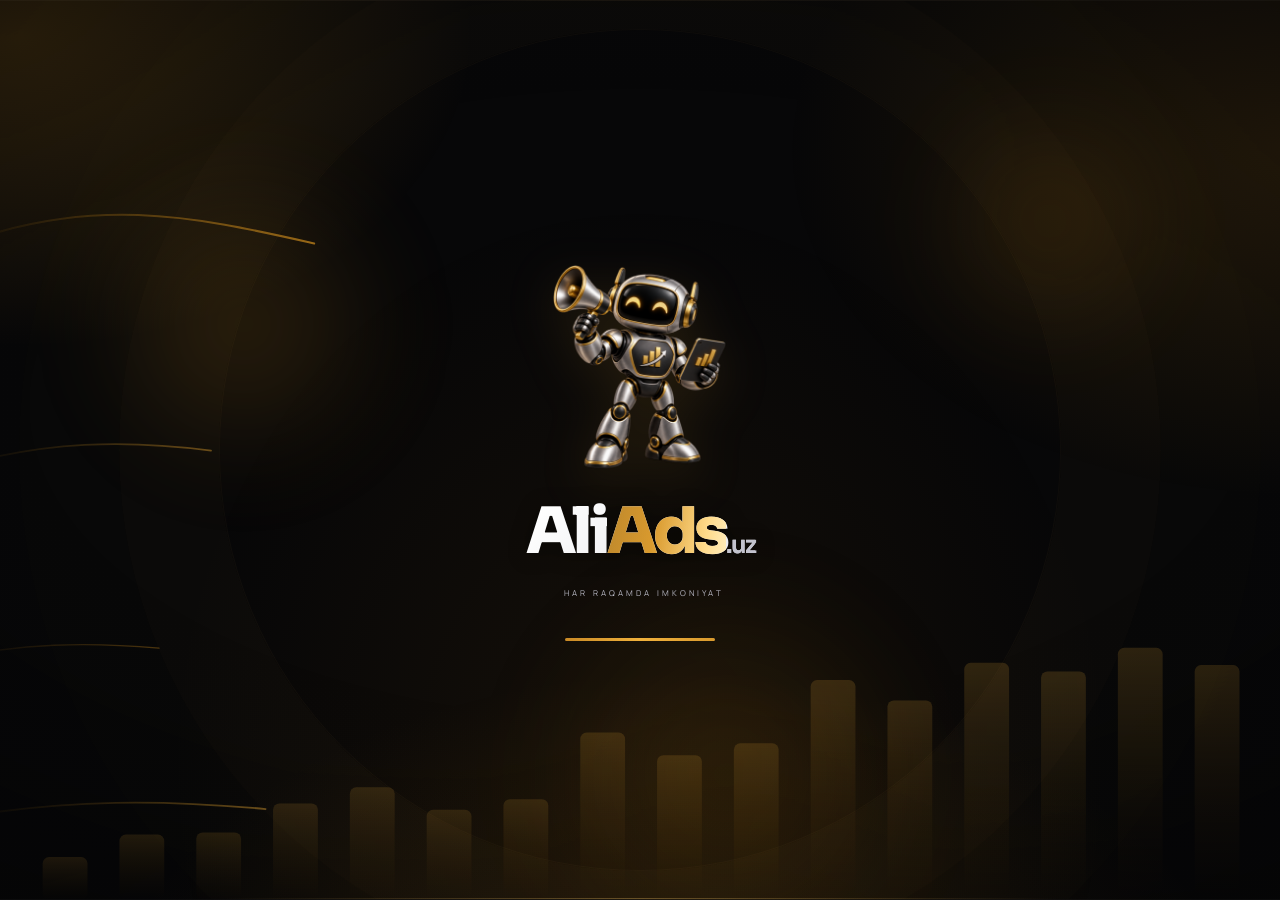
<file: index.html>
<!doctype html><html lang="uz"><meta charset="utf-8"><meta name="viewport" content="width=device-width,initial-scale=1"><link rel="preconnect" href="https://fonts.googleapis.com"><link rel="preconnect" href="https://fonts.gstatic.com" crossorigin><link rel="stylesheet" href="https://fonts.googleapis.com/css2?family=Manrope:wght@400;500;600;700;800&family=Sora:wght@600;700;800&display=swap"><script>/* sahifa o'tishi bekor qilinsa konsolga xato chiqmasin */addEventListener('unhandledrejection',function(e){if(e.reason&&e.reason.name==='AbortError'&&/Transition was skipped/.test(e.reason.message||''))e.preventDefault()});</script><link rel="icon" href="favicon.svg" type="image/svg+xml"><link rel="apple-touch-icon" href="apple-touch-icon.png"><meta name="theme-color" content="#070708"><meta name="description" content="AliAds — Meta, Telegram, TikTok, Google, Yandex va yana 22 ta reklama kanalini bitta panelda boshqaring."><meta property="og:type" content="website"><meta property="og:site_name" content="AliAds.uz"><meta property="og:locale" content="uz_UZ"><meta property="og:title" content="AliAds.uz — barcha reklamangiz bir markazda"><meta property="og:description" content="Meta, Telegram, TikTok, Google, Yandex va yana 22 ta reklama kanali — bitta panelda."><meta property="og:url" content="https://aliads.uz/"><meta property="og:image" content="https://aliads.uz/og.jpg"><meta property="og:image:type" content="image/jpeg"><meta property="og:image:width" content="1200"><meta property="og:image:height" content="630"><meta property="og:image:alt" content="AliAds.uz — barcha reklamangiz bir markazda"><meta name="twitter:card" content="summary_large_image"><title>AliAds.uz — O‘sish</title><style>

*{box-sizing:border-box}body{margin:0;background:#070708;color:#e9e9ed;font-family:Manrope,Arial,sans-serif}button,a{font:inherit}header{max-width:1400px;margin:auto;padding:28px 36px;display:flex;align-items:center;justify-content:space-between;gap:20px}.edition{font-size:10px;color:#b9a477;letter-spacing:3px}button{cursor:pointer;background:#171719;border:1px solid #ffffff20;border-radius:30px;color:#ccc;padding:11px 18px;font-size:11px}button:hover{border-color:#d7ad59}a{color:#afa99b;text-decoration:none;font-size:11px}.hero{position:relative;min-height:620px;height:75vh;max-height:850px;display:flex;flex-direction:column;align-items:center;justify-content:center;isolation:isolate;overflow:hidden;border-block:1px solid #ffffff08;background:radial-gradient(ellipse at 50% 85%,#9e651419,transparent 52%)}.hero:before{content:'';position:absolute;width:840px;height:840px;border:1px solid #d8b76a0a;border-radius:50%;z-index:-1;box-shadow:0 0 0 100px #d8b76a03,0 0 0 200px #d8b76a02}.hero:after{content:'';position:absolute;bottom:0;height:1px;width:65%;background:linear-gradient(90deg,transparent,#d7ad5960,transparent)}.overline{font-size:9px;letter-spacing:5px;color:#79756c;margin-bottom:42px}.lockup{display:flex;align-items:center;gap:28px}.logo{width:170px;height:170px;overflow:visible;filter:drop-shadow(0 15px 25px #0008)}.word{font-size:clamp(64px,7vw,105px);letter-spacing:-7px;font-weight:800;line-height:1.1;white-space:nowrap;color:#e6e6ec;background:linear-gradient(140deg,#fff 10%,#9a9aa5 48%,#fff 63%,#bdbdc8);background-clip:text;-webkit-background-clip:text;-webkit-text-fill-color:transparent}.goldtext{background:linear-gradient(110deg,#bc872c,#ffdb8b 35%,#fff4d1 48%,#cc9436 65%,#ffe0a0);background-size:200% 100%;background-clip:text;-webkit-background-clip:text;-webkit-text-fill-color:transparent;animation:lustre 9s ease-in-out infinite}.uz{font-size:.38em;letter-spacing:-2px;color:#a5a3a0;-webkit-text-fill-color:#a5a3a0;font-weight:500}.tag{font-size:10px;color:#928570;letter-spacing:5px;margin:19px 0 0 7px}.hero-bottom{position:absolute;bottom:40px;text-align:center;font-size:10px;letter-spacing:2px;color:#605f64}.hero-bottom i{display:inline-block;width:4px;height:4px;border-radius:50%;background:#d4ad5e;margin-right:8px;box-shadow:0 0 9px #d4ad5e}.frame{stroke-dasharray:520;animation:draw 1.6s ease-out both}.bar{transform-box:fill-box;transform-origin:bottom;animation:rise 1s cubic-bezier(.16,1,.3,1) both}.b2{animation-delay:.18s}.b3{animation-delay:.36s}.arrow{stroke-dasharray:160;animation:draw 1.3s .65s ease both}.glint{animation:glint 6s 2s infinite;transform-origin:129px 32px}.reveal{animation:reveal 1.4s .55s both}.smallbar{height:1px;width:80px;background:linear-gradient(90deg,transparent,#e8c077,transparent);margin-top:48px}.details{max-width:1160px;margin:auto;padding:66px 32px 70px}.section-title{display:flex;justify-content:space-between;align-items:baseline;margin-bottom:25px}h1{font-size:23px;letter-spacing:-.6px;font-weight:500;margin:0}.section-title span{font-size:10px;color:#6e6e78}.samples{display:grid;grid-template-columns:1fr 1fr 1fr;gap:16px}.sample{background:linear-gradient(135deg,#141416,#0b0b0d);border:1px solid #ffffff0c;border-radius:20px;padding:27px;min-height:275px;display:flex;flex-direction:column;justify-content:space-between}.label{font-size:9px;letter-spacing:2px;color:#80796b}.iconbox{width:100px;height:100px;border-radius:26px;background:linear-gradient(145deg,#262528,#0c0c0e);border:1px solid #cba35055;box-shadow:inset 0 1px #fff2,0 15px 30px #0007;display:grid;place-items:center}.iconbox svg{width:84px;height:84px}.sample-center{display:flex;align-items:center;justify-content:center;gap:20px}.mini{width:40px;height:40px;border-radius:11px}.mini svg{width:34px;height:34px}.sample p{font-size:11px;color:#85858f;line-height:1.7;margin:0}.mini-word{font-size:27px;letter-spacing:-1.3px;font-weight:800;white-space:nowrap}.mini-word em{font-style:normal;color:#e9bd67}.mini-word small{font-size:13px;color:#92929a}.mono{width:85px;height:85px}.note{display:flex;justify-content:space-between;gap:24px;margin-top:25px;font-size:11px;line-height:1.8;color:#777780}.paused *{animation-play-state:paused!important}@keyframes rise{from{transform:scaleY(0);opacity:0}to{transform:scaleY(1);opacity:1}}@keyframes draw{from{stroke-dashoffset:520;opacity:0}to{stroke-dashoffset:0;opacity:1}}@keyframes reveal{from{opacity:0;transform:translateY(12px);filter:blur(8px)}to{opacity:1;transform:translateY(0);filter:blur(0)}}@keyframes lustre{0%,100%{background-position:0%}50%{background-position:100%}}@keyframes glint{0%,12%,100%{opacity:0;transform:scale(.6)}6%{opacity:1;transform:scale(1)}}@media(max-width:760px){header{padding:22px}.edition{font-size:8px;letter-spacing:2px}.hero{height:640px;min-height:0}.lockup{flex-direction:column;gap:25px}.logo{width:146px;height:146px}.word{font-size:65px;letter-spacing:-4px}.tag{font-size:8px;letter-spacing:3px;text-align:center;margin-left:0}.overline{margin-bottom:30px;font-size:8px;letter-spacing:3px}.samples{grid-template-columns:1fr}.sample{min-height:240px}.section-title{display:block}.section-title span{display:block;margin-top:10px}.details{padding:42px 22px}.note{flex-direction:column;gap:5px}}@media(prefers-reduced-motion:reduce){*{animation:none!important}}

header,.details,.hero-bottom,.overline,.smallbar{display:none}.hero{height:100dvh;min-height:560px;max-height:none;transition:opacity .55s,transform .55s}.hero.leaving{opacity:0;transform:translateY(-12px)}.lockup{flex-direction:column;gap:22px}.logo{width:140px;height:140px}.word{font-size:64px;letter-spacing:-4px}.tag{text-align:center;font-size:8px;letter-spacing:3px}.intro-track{width:150px;height:3px;border-radius:4px;background:#ffffff0e;margin-top:40px;overflow:hidden}.intro-track span{display:block;width:100%;height:100%;background:linear-gradient(90deg,#b87e14,#ffe6a3);transform-origin:left;animation:intro-fill 2s ease-in-out both}@keyframes intro-fill{from{transform:scaleX(0)}to{transform:scaleX(1)}}.login-screen{min-height:100dvh;display:grid;place-items:center;padding:32px 22px;background:radial-gradient(ellipse at 50% 30%,#b87e1410,transparent 55%);animation:reveal .65s both}.login-screen[hidden]{display:none}.login-wrap{width:100%;max-width:380px}.login-brand{display:flex;align-items:center;justify-content:center;gap:12px;margin-bottom:32px}.login-brand svg{width:65px;height:65px}.login-brand .word{font-size:38px;letter-spacing:-2px}.login-card{border:1px solid #ffffff12;background:linear-gradient(145deg,#17171b,#0c0c0f);border-radius:24px;padding:30px;box-shadow:0 24px 70px #0006}.login-card h1{font-size:24px;margin:0 0 10px}.login-card p{font-size:12px;color:#9999a5;line-height:1.7;margin:0 0 25px}label{display:block;font-size:12px;color:#bdbdc7;margin-bottom:9px}input{width:100%;min-height:48px;border:1px solid #ffffff19;background:#09090c;color:#ededf1;border-radius:11px;padding:13px 14px;font:14px Manrope,Arial,sans-serif;margin-bottom:20px}input:focus{outline:2px solid #d9b369;outline-offset:2px}.password-field{position:relative}.password-field input{padding-right:65px}.password-field button{position:absolute;right:6px;top:7px;background:none;border:0;padding:8px;font-size:10px}.submit{width:100%;min-height:48px;border-radius:11px;background:linear-gradient(120deg,#ffe5a3,#f0b13c 65%,#b87e14);color:#18120a;font-weight:800;border:1px solid #ffdf9055}.demo-note{text-align:center;font-size:10px;color:#777782;line-height:1.8;margin-top:20px}.status{font-size:12px;line-height:1.7;color:#ffd97a;margin-top:15px}.restart{display:block;margin:22px auto 0;font-size:10px;color:#aaa;background:none;border-color:#ffffff12}:focus-visible{outline:2px solid #ffd97a;outline-offset:3px}@media(max-width:480px){.word{font-size:55px}.login-card{padding:25px}}
.divider{display:flex;align-items:center;gap:12px;color:#777782;font-size:10px;margin:19px 0}.divider:before,.divider:after{content:'';height:1px;flex:1;background:#ffffff12}.telegram{width:100%;display:flex;align-items:center;justify-content:center;gap:10px;border-radius:11px;min-height:48px;color:#e6e6ec;background:#1c1c23}.telegram svg{width:19px;height:19px;fill:#ffd97a}.request-link{display:block;margin:20px auto 0;border:0;padding:0;background:none;color:#d6b16b;font-size:11px}.modal{position:fixed;inset:0;background:#000b;backdrop-filter:blur(12px);z-index:10;display:grid;place-items:center;padding:20px}.modal[hidden]{display:none}.dialog{width:100%;max-width:410px;background:linear-gradient(140deg,#1b1b21,#101013);border:1px solid #d4ac5840;border-radius:24px;padding:28px;box-shadow:0 25px 80px #0009}.dialog h2{font-size:22px;letter-spacing:-.6px;margin:0 0 10px}.dialog p{font-size:12px;line-height:1.8;color:#aaaab5;margin:0 0 22px}.close-modal{float:right;border:0;background:none;padding:0 4px;font-size:24px;color:#999}.dialog .status{margin-bottom:15px}.dialog .submit{margin-top:4px}.demo-state{border:1px solid #d4ac5830;background:#d4ac5808;padding:14px;border-radius:12px;font-size:12px;line-height:1.8;color:#e2c589}.dialog small{font-size:10px;color:#878791;display:block;line-height:1.7;margin-top:16px}
/* Ali black-gold clear glass surfaces */
.login-card,.sample,.iconbox,.dialog{background:linear-gradient(130deg,rgba(255,231,175,.055),rgba(25,25,30,.025) 55%,rgba(255,217,122,.025));backdrop-filter:blur(6px);-webkit-backdrop-filter:blur(6px);border:1px solid rgba(255,217,122,.24);border-top-color:rgba(255,231,175,.48);box-shadow:inset 0 1px rgba(255,245,221,.16),inset 1px 0 rgba(255,217,122,.055),0 16px 40px #0002}
input,.telegram,.restart,header button{background:rgba(20,20,25,.055);backdrop-filter:blur(6px);-webkit-backdrop-filter:blur(6px);border-color:rgba(255,217,122,.22);border-top-color:rgba(255,231,175,.36);box-shadow:inset 0 1px rgba(255,231,175,.1)}
.submit{background:linear-gradient(120deg,rgba(255,229,163,.9),rgba(240,177,60,.83) 65%,rgba(184,126,20,.78));backdrop-filter:blur(8px);-webkit-backdrop-filter:blur(8px);box-shadow:inset 0 1px #fff5,0 5px 20px #f0b13c10}
.login-card h1,.dialog h2{ text-shadow:0 1px rgba(255,255,255,.26),0 2px 8px rgba(255,231,175,.06)}
.word{filter:drop-shadow(0 1px 0 rgba(255,231,175,.12))}
.modal{background:rgba(0,0,0,.65)}
.dialog{background:linear-gradient(130deg,rgba(30,27,20,.72),rgba(12,12,15,.62));backdrop-filter:blur(22px);-webkit-backdrop-filter:blur(22px)}
@media(prefers-reduced-transparency:reduce){.login-card,.sample,.iconbox,.dialog,input,.telegram,.restart{background:#121216;backdrop-filter:none;-webkit-backdrop-filter:none}}

/* Preserve opaque metallic accents over neutral transparent glass. */
.login-card,.sample,.iconbox,.card,.platform-card,.country{background:linear-gradient(135deg,rgba(230,230,236,.035),rgba(12,12,15,.035) 60%);border-color:rgba(188,135,44,.5);border-top-color:rgba(230,230,236,.38);box-shadow:inset 0 1px rgba(230,230,236,.09),0 16px 40px #0002}
.connection-dialog,.dialog{background:linear-gradient(135deg,rgba(24,24,28,.78),rgba(7,7,8,.8));border-color:#bc872c88;border-top-color:#bdbdc899;box-shadow:inset 0 1px #e6e6ec18,0 30px 90px #0008}
.submit,.connect-actions button:disabled{background:linear-gradient(110deg,#bc872c 0%,#ffdb8b 35%,#fff4d1 48%,#cc9436 65%,#ffe0a0 100%);color:#18120a;border:1px solid #bc872c;opacity:1;box-shadow:inset 0 1px #fff4d1aa,0 5px 20px #bc872c18;text-shadow:none}
.connection-dialog summary,.connect-state,.request-link,.notice-state{color:#cc9436}
.connection-dialog h2,.login-card h1,.dialog h2{color:#e6e6ec;text-shadow:none}
.brand b{color:#cc9436;text-shadow:none}
h1 em{background-image:linear-gradient(110deg,#bc872c,#ffdb8b 35%,#fff4d1 48%,#cc9436 65%,#ffe0a0);text-shadow:none;filter:none}
.searchbar input,input,.telegram,.restart,.glass-compare,.badge{background:rgba(16,16,19,.1);border-color:#bdbdc830;box-shadow:inset 0 1px #e6e6ec0c}
.card:hover{background:linear-gradient(135deg,rgba(230,230,236,.06),rgba(12,12,15,.08));border-color:#bc872c}
@media(prefers-reduced-transparency:reduce){.login-card,.sample,.iconbox,.card,.connection-dialog,.dialog{background:#121216}}

/* Continuous edge-to-edge metallic reflection. */
.submit,.connect-actions button:disabled{background-image:linear-gradient(110deg,#bc872c 0%,#cc9436 20%,#ffdb8b 40%,#fff4d1 50%,#ffdb8b 60%,#cc9436 80%,#bc872c 100%);background-size:300% 100%;animation:ali-gold-flow 5s ease-in-out infinite alternate}
@keyframes ali-gold-flow{from{background-position:100% 50%}to{background-position:0% 50%}}
@media(prefers-reduced-motion:reduce){.submit,.connect-actions button:disabled{animation:none;background-position:50% 50%}}
.ali-helper-launch{position:fixed;right:18px;bottom:14px;width:82px;height:118px;padding:0;border:0;background:none;z-index:12;cursor:pointer}.ali-helper-launch img{width:100%;height:100%;object-fit:contain;filter:drop-shadow(0 8px 18px #0008);animation:ali-bob 6s ease-in-out infinite}.ali-helper-launch:hover img{filter:drop-shadow(0 3px 12px #bc872c55)}@keyframes ali-bob{50%{transform:translateY(-6px)}}.ali-helper{position:fixed;bottom:140px;right:22px;width:min(370px,calc(100vw - 32px));max-height:calc(100dvh - 165px);z-index:13;background:linear-gradient(135deg,#202024e8,#09090cee);backdrop-filter:blur(24px);border:1px solid #bc872c66;border-top-color:#bdbdc888;border-radius:22px;box-shadow:0 22px 70px #0008;overflow:hidden;display:flex;flex-direction:column;color:#e6e6ec}.ali-helper[hidden]{display:none}.ali-helper-head{display:flex;align-items:center;gap:10px;padding:15px;border-bottom:1px solid #ffffff16}.ali-helper-head img{width:38px;height:38px}.ali-helper-head strong{font-size:14px}.ali-helper-head small{display:block;font-size:10px;color:#cc9436;margin-top:5px}.ali-helper-head button{margin-left:auto;background:none;border:0;color:#bdbdc8;font-size:22px;cursor:pointer}.ali-helper-body{padding:16px;overflow:auto;min-height:120px}.ali-helper-message{font-size:12px;line-height:1.8;border:1px solid #bdbdc825;border-radius:13px;padding:12px;background:#ffffff03;margin-bottom:10px}.ali-helper-questions{display:flex;flex-wrap:wrap;gap:7px;padding:0 16px 14px}.ali-helper-questions button{padding:8px 10px;border:1px solid #bc872c55;background:#bc872c0b;color:#ffdb8b;border-radius:20px;font-size:10px;cursor:pointer}.ali-helper-note{border-top:1px solid #ffffff16;padding:12px 16px;color:#92929e;font-size:10px;line-height:1.7}.ali-helper-launch:focus-visible{outline:2px solid #cc9436;border-radius:20px}@media(max-width:600px){.ali-helper-launch{width:62px;height:90px;right:10px;bottom:10px}.ali-helper{bottom:110px;right:16px;max-height:calc(100dvh - 130px)}}@media(prefers-reduced-motion:reduce){.ali-helper-launch img{animation:none}}
.ali-helper-launch{width:100px;height:124px}.ali-helper-head img{object-fit:contain}@media(max-width:600px){.ali-helper-launch{width:76px;height:94px}}
.ali-helper-launch img{animation:ali-mascot-idle 5s ease-in-out infinite;transform-origin:50% 90%}
@keyframes ali-mascot-idle{0%,100%{transform:translateY(0) rotate(-2deg)}50%{transform:translateY(-9px) rotate(2deg)}}
.ali-helper-launch.is-talking img{animation:ali-mascot-talk .65s ease-in-out infinite alternate}
@keyframes ali-mascot-talk{from{transform:translateY(-3px) rotate(-3deg)}to{transform:translateY(-8px) rotate(3deg)}}
.ali-mascot-bubble{position:fixed;right:124px;bottom:66px;z-index:12;width:max-content;max-width:min(240px,calc(100vw - 145px));padding:13px 17px;border-radius:17px 17px 3px 17px;border:1px solid #bc872c88;background:linear-gradient(120deg,#fff0bc,#d69d39);color:#211707;font-size:12px;line-height:1.65;box-shadow:0 7px 30px #0006;pointer-events:none;opacity:0;transform:translateY(8px);transition:opacity .3s,transform .3s}
.ali-mascot-bubble.visible{opacity:1;transform:translateY(0)}
@media(max-width:600px){.ali-mascot-bubble{right:94px;bottom:45px;max-width:calc(100vw - 115px)}}
@media(prefers-reduced-motion:reduce){.ali-helper-launch img,.ali-helper-launch.is-talking img{animation:none}.ali-mascot-bubble{transition:none}}

.ali-helper-launch{transition:left 1.1s cubic-bezier(.22,.61,.36,1),top 1.1s cubic-bezier(.22,.61,.36,1);will-change:left,top}
.ali-helper-launch.is-walking img{animation:ali-walk .22s ease-in-out infinite alternate;transform-origin:50% 90%}
@keyframes ali-walk{from{transform:translateY(0) rotate(-7deg)}to{transform:translateY(-8px) rotate(7deg)}}
@media(prefers-reduced-motion:reduce){.ali-helper-launch{transition:none}.ali-helper-launch.is-walking img{animation:none}}

.ali-mascot-bubble{padding:9px 13px;border-radius:16px 16px 4px 16px;border:1px solid #e8bf6380;background:linear-gradient(115deg,#f8d77c,#e6ad39);font-size:12px;font-weight:700;line-height:1.35;max-width:min(290px,calc(100vw - 120px));width:max-content;box-shadow:0 5px 18px #0003;bottom:100px;right:116px}
@media(max-width:600px){.ali-mascot-bubble{right:92px;bottom:78px;font-size:11px;max-width:calc(100vw - 108px)}}
.intro-mascot{position:relative;width:180px;height:216px;flex-shrink:0;animation:intro-robot-bob 2s ease-in-out infinite}.intro-mascot img{position:absolute;inset:0;width:100%;height:100%;object-fit:contain;filter:drop-shadow(0 12px 25px #bc872c25)}.intro-mascot .intro-wink{animation:intro-robot-wink 2s step-end infinite;opacity:0}@keyframes intro-robot-bob{0%,100%{transform:translateY(0) rotate(-3deg)}50%{transform:translateY(-10px) rotate(3deg)}}@keyframes intro-robot-wink{0%,45%,85%,100%{opacity:0}50%,80%{opacity:1}}body:has(.hero:not([hidden]):not([style*="display: none"]):not([style*="display:none"])) .ali-helper-launch,body:has(.hero:not([hidden]):not([style*="display: none"]):not([style*="display:none"])) .ali-mascot-bubble{visibility:hidden}@media(prefers-reduced-motion:reduce){.intro-mascot,.intro-mascot .intro-wink{animation:none}}
/* ===== ALI-BG: jonli qora-oltin fon (AliChatbot uslubida) ===== */
.ali-bg{position:fixed;inset:0;z-index:0;pointer-events:none;overflow:hidden}
.ali-bg>*{position:absolute}
.ali-bg .bg-glow{inset:-14%;
  background:
    radial-gradient(820px 560px at 12% 14%,rgba(240,177,60,.24),transparent 64%),
    radial-gradient(880px 600px at 90% 24%,rgba(255,217,122,.19),transparent 68%),
    radial-gradient(900px 640px at 52% 104%,rgba(184,126,20,.22),transparent 70%);
  animation:bg-drift 30s ease-in-out infinite alternate}
.ali-bg .bg-waves{inset:0;width:100%;height:100%;opacity:1;-webkit-mask-image:radial-gradient(46% 42% at 50% 47%,transparent 0 55%,#000 88%);mask-image:radial-gradient(46% 42% at 50% 47%,transparent 0 55%,#000 88%)}
.ali-bg .bg-waves svg{width:100%;height:100%}
.ali-bg .bg-waves path{fill:none;stroke-linecap:round}
.wave1{stroke:url(#wgold);stroke-width:2.1;stroke-dasharray:420 1400;animation:wave-flow 26s linear infinite}
.wave2{stroke:url(#wgold2);stroke-width:1.7;stroke-dasharray:300 1500;animation:wave-flow 34s linear infinite reverse}
.wave3{stroke:url(#wgold);stroke-width:1.4;stroke-dasharray:240 1600;animation:wave-flow 44s linear infinite}
.wave4{stroke:url(#wgold2);stroke-width:1.8;stroke-dasharray:360 1500;animation:wave-flow 38s linear infinite reverse}
.ali-bg .bg-dust,.ali-bg .bg-dust2{inset:-60% -12%;background-repeat:repeat}
.ali-bg .bg-dust{background-size:620px 620px;
  background-image:
    radial-gradient(1.7px 1.7px at 12% 28%,rgba(255,217,122,.6),transparent),
    radial-gradient(1.4px 1.4px at 74% 12%,rgba(240,177,60,.5),transparent),
    radial-gradient(1.2px 1.2px at 32% 70%,rgba(255,244,209,.45),transparent),
    radial-gradient(1.6px 1.6px at 60% 46%,rgba(240,177,60,.45),transparent),
    radial-gradient(1.1px 1.1px at 88% 64%,rgba(255,217,122,.4),transparent),
    radial-gradient(1.5px 1.5px at 8% 86%,rgba(255,255,255,.3),transparent);
  animation:bg-rise 52s linear infinite}
.ali-bg .bg-dust2{opacity:.5;background-size:400px 400px;
  background-image:
    radial-gradient(1px 1px at 22% 18%,rgba(255,255,255,.3),transparent),
    radial-gradient(1px 1px at 66% 60%,rgba(240,177,60,.45),transparent),
    radial-gradient(1px 1px at 44% 86%,rgba(255,217,122,.35),transparent);
  animation:bg-rise 84s linear infinite}
.ali-bg .bg-orb{border-radius:50%;filter:blur(46px);opacity:.68}
.ali-bg .orb1{width:360px;height:360px;left:5%;top:16%;background:radial-gradient(circle,rgba(240,177,60,.26),transparent 68%);animation:bg-float 22s ease-in-out infinite alternate}
.ali-bg .orb2{width:280px;height:280px;right:7%;top:9%;background:radial-gradient(circle,rgba(255,217,122,.2),transparent 70%);animation:bg-float 28s ease-in-out infinite alternate-reverse}
.ali-bg .orb3{width:430px;height:430px;left:40%;bottom:-10%;background:radial-gradient(circle,rgba(184,126,20,.24),transparent 72%);animation:bg-float 34s ease-in-out infinite alternate}
.ali-bg .bg-vignette{inset:0;background:radial-gradient(125% 92% at 50% 45%,transparent 42%,rgba(4,4,5,.66) 100%)}
@keyframes bg-drift{from{transform:translate3d(-1.6%,-1%,0) scale(1)}to{transform:translate3d(1.6%,1.4%,0) scale(1.06)}}
@keyframes bg-rise{from{transform:translate3d(0,0,0)}to{transform:translate3d(-70px,-620px,0)}}
@keyframes bg-float{from{transform:translate3d(0,0,0)}to{transform:translate3d(28px,-34px,0)}}
@keyframes wave-flow{from{stroke-dashoffset:1820}to{stroke-dashoffset:0}}
.hero,.login-screen{position:relative;z-index:1}
/* login yozilayotganda fon tinchiydi */
body.ali-calm .ali-bg *{animation-play-state:paused}
body.ali-calm .ali-bg{opacity:.6;transition:opacity .5s}
@media(max-width:700px){.ali-bg .bg-orb{filter:blur(34px);opacity:.42}}
@media(prefers-reduced-motion:reduce){.ali-bg *{animation:none!important}}

/* chiziqlar bo'ylab yuguruvchi uchqun */
.ali-bg .spark{stroke:#fff6de;stroke-width:2.6;stroke-linecap:round;stroke-dasharray:2 2600;filter:drop-shadow(0 0 6px rgba(255,219,139,.9))}
.spark1{animation:wave-flow 9s linear infinite}
.spark2{animation:wave-flow 12s linear infinite 2s}
.spark3{animation:wave-flow 15s linear infinite 4s}

/* ===== YOZUVLAR: aniq oq va to'q tilla (AliChatbot uslubi) ===== */
.login-card h1{font-family:Sora,Manrope,Arial,sans-serif;font-weight:700;font-size:26px;letter-spacing:-.5px;color:#f7f7fa;margin:0 0 10px}
.login-card p{color:#b6b6c2;font-size:12.5px}
label{color:#d2d2dc;font-size:12px;font-weight:600;letter-spacing:0}
input{color:#f4f4f8;background:#0b0b0f;border-color:rgba(255,255,255,.17)}
input::placeholder{color:#8e8e99}
#show{color:#d2d2dc;font-weight:600}
#show:hover{color:#ffd97a}
.divider{color:#8e8e99;font-size:10.5px;letter-spacing:1px}
.telegram{color:#f2f2f4;font-weight:600;font-size:13px}
.telegram svg{stroke:#ffd97a}
.request-link{color:#ffd97a;font-weight:600;font-size:11.5px}
.demo-note{color:#84848f;font-size:10.5px}
.login-wrap a[href="yonalishlar.html"]{color:#ffd97a!important;font-weight:600}
.restart{color:#b6b6c2}
/* brend yozuvi: oppoq + to'q tilla */
.word{font-family:Sora,Manrope,Arial,sans-serif;color:#fff;
  background:linear-gradient(135deg,#ffffff 8%,#f2f2f4 46%,#ffffff 62%,#dcdce4);
  background-clip:text;-webkit-background-clip:text;-webkit-text-fill-color:transparent;
  filter:drop-shadow(0 2px 10px rgba(0,0,0,.45))}
.goldtext{background:linear-gradient(104deg,#f0b13c 0%,#ffd97a 30%,#fff4d1 46%,#f0b13c 62%,#ffd97a 100%);
  background-size:220% 100%;background-clip:text;-webkit-background-clip:text;-webkit-text-fill-color:transparent}
.uz{color:#c3c3ce;-webkit-text-fill-color:#c3c3ce;font-weight:600}
body{-webkit-font-smoothing:antialiased;-moz-osx-font-smoothing:grayscale}
.tag,.hero-bottom,.overline{color:#b6b6c2}

/* ===== SHISHA KARTA: o'ta shaffof, oltin qirrali ===== */
.login-card{position:relative;
  background:linear-gradient(152deg,rgba(32,32,42,.20),rgba(10,10,14,.26))!important;
  backdrop-filter:blur(30px) saturate(1.35);-webkit-backdrop-filter:blur(30px) saturate(1.35);
  border:1px solid rgba(255,255,255,.16)!important;
  box-shadow:0 32px 90px rgba(0,0,0,.55),inset 0 1px rgba(255,255,255,.1),0 0 60px rgba(240,177,60,.07)!important}
/* matn o'qilishi uchun karta ortida yumshoq qorayish */
.login-card:after{content:'';position:absolute;inset:-6%;z-index:-1;border-radius:30px;
  background:radial-gradient(72% 66% at 50% 45%,rgba(6,6,8,.34),rgba(6,6,8,.12) 60%,transparent 80%);filter:blur(14px)}
.login-card>*{position:relative}
/* oltin qirra chizig'i */
.login-card:before{content:'';position:absolute;left:10%;right:10%;top:0;height:1px;
  background:linear-gradient(90deg,transparent,rgba(255,240,205,.8),transparent)}
/* maydonlar ham shishasimon */
input{background:rgba(10,10,14,.34)!important;border:1px solid rgba(255,255,255,.15)!important;
  backdrop-filter:blur(10px);-webkit-backdrop-filter:blur(10px)}
input:focus{background:rgba(13,13,18,.72)!important;border-color:rgba(240,177,60,.5)!important;
  box-shadow:0 0 0 3px rgba(240,177,60,.12)}
.telegram{background:rgba(26,26,33,.3)!important;border:1px solid rgba(255,255,255,.13)!important;
  backdrop-filter:blur(14px);-webkit-backdrop-filter:blur(14px)}
.telegram:hover{border-color:rgba(240,177,60,.42)!important}
.restart{background:rgba(18,18,22,.5)!important;backdrop-filter:blur(10px);-webkit-backdrop-filter:blur(10px)}

/* ===== ZARRACHALAR: qatlam ko'paytirildi ===== */
.ali-bg .bg-dust{background-size:420px 420px;opacity:.95}
.ali-bg .bg-dust2{background-size:280px 280px;opacity:.7}
.ali-bg .bg-dust3,.ali-bg .bg-dust4{position:absolute;inset:-60% -12%;background-repeat:repeat}
.ali-bg .bg-dust3{background-size:520px 520px;opacity:.8;
  background-image:
    radial-gradient(2px 2px at 18% 22%,rgba(255,232,175,.75),transparent),
    radial-gradient(1.5px 1.5px at 52% 8%,rgba(240,177,60,.6),transparent),
    radial-gradient(1.3px 1.3px at 82% 36%,rgba(255,244,209,.55),transparent),
    radial-gradient(1.8px 1.8px at 38% 58%,rgba(255,217,122,.6),transparent),
    radial-gradient(1.2px 1.2px at 70% 78%,rgba(255,255,255,.4),transparent),
    radial-gradient(1.6px 1.6px at 6% 66%,rgba(240,177,60,.55),transparent),
    radial-gradient(1.1px 1.1px at 94% 90%,rgba(255,217,122,.45),transparent);
  animation:bg-rise 38s linear infinite,bg-twinkle 6s ease-in-out infinite alternate}
.ali-bg .bg-dust4{background-size:200px 200px;opacity:.45;
  background-image:
    radial-gradient(.9px .9px at 30% 40%,rgba(255,255,255,.35),transparent),
    radial-gradient(.9px .9px at 76% 16%,rgba(255,217,122,.4),transparent),
    radial-gradient(.8px .8px at 12% 80%,rgba(240,177,60,.35),transparent);
  animation:bg-rise 110s linear infinite}
@keyframes bg-twinkle{from{opacity:.55}to{opacity:.95}}

/* ===== 1) YANA SHAFFOFROQ SHISHA ===== */
.login-card{background:linear-gradient(152deg,rgba(38,38,50,.13),rgba(12,12,17,.17))!important;
  backdrop-filter:blur(34px) saturate(1.4);-webkit-backdrop-filter:blur(34px) saturate(1.4);
  border:1px solid rgba(255,255,255,.18)!important;
  box-shadow:0 34px 96px rgba(0,0,0,.5),inset 0 1px rgba(255,255,255,.13),0 0 70px rgba(240,177,60,.08)!important}
.login-card:after{background:radial-gradient(70% 64% at 50% 45%,rgba(6,6,8,.2),rgba(6,6,8,.06) 58%,transparent 78%)!important}
input{background:rgba(10,10,14,.22)!important;border-color:rgba(255,255,255,.16)!important}
.telegram{background:rgba(26,26,33,.18)!important}
.restart{background:rgba(18,18,22,.28)!important}

/* ===== 2) YANA ZARRACHA QATLAMLARI ===== */
.ali-bg .bg-dust5,.ali-bg .bg-dust6{position:absolute;inset:-60% -12%;background-repeat:repeat}
.ali-bg .bg-dust5{background-size:330px 330px;opacity:.85;
  background-image:
    radial-gradient(2.2px 2.2px at 24% 16%,rgba(255,238,196,.8),transparent),
    radial-gradient(1.4px 1.4px at 58% 34%,rgba(240,177,60,.6),transparent),
    radial-gradient(1.7px 1.7px at 86% 52%,rgba(255,217,122,.65),transparent),
    radial-gradient(1.3px 1.3px at 14% 62%,rgba(255,255,255,.45),transparent),
    radial-gradient(1.9px 1.9px at 46% 88%,rgba(255,232,175,.6),transparent),
    radial-gradient(1.2px 1.2px at 74% 74%,rgba(240,177,60,.5),transparent);
  animation:bg-rise 30s linear infinite,bg-twinkle 4.5s ease-in-out infinite alternate}
.ali-bg .bg-dust6{background-size:640px 640px;opacity:.6;
  background-image:
    radial-gradient(2.6px 2.6px at 40% 24%,rgba(255,244,209,.7),transparent),
    radial-gradient(2.2px 2.2px at 8% 48%,rgba(255,217,122,.55),transparent),
    radial-gradient(2.4px 2.4px at 90% 18%,rgba(240,177,60,.55),transparent),
    radial-gradient(2px 2px at 64% 92%,rgba(255,255,255,.4),transparent);
  animation:bg-rise 64s linear infinite,bg-twinkle 9s ease-in-out infinite alternate-reverse}

/* ===== 3) SICHQONCHA BORGAN JOY YALTIRAYDI ===== */
.card-spot{position:absolute;inset:0;border-radius:inherit;pointer-events:none;opacity:0;
  transition:opacity .45s ease;mix-blend-mode:screen;
  background:radial-gradient(220px 220px at var(--mx,50%) var(--my,50%),rgba(255,219,139,.16),rgba(240,177,60,.07) 42%,transparent 68%)}
.login-card:hover .card-spot{opacity:1}
/* tugma/maydon ustiga kelganda shu joy shaffoflashib yaltiraydi */
input,.telegram,.submit,.restart,.request-link{transition:background .35s,border-color .35s,box-shadow .35s,filter .35s,color .35s}
input:hover{background:rgba(255,255,255,.055)!important;border-color:rgba(255,219,139,.42)!important;
  box-shadow:0 0 22px rgba(240,177,60,.12)}
.telegram:hover{background:rgba(255,255,255,.07)!important;border-color:rgba(255,219,139,.45)!important;
  box-shadow:0 0 26px rgba(240,177,60,.14)}
.restart:hover{background:rgba(255,255,255,.07)!important;border-color:rgba(255,219,139,.35)!important}
.request-link:hover{color:#fff4d1!important;text-shadow:0 0 18px rgba(255,219,139,.45)}
/* oltin tugmada yorug'lik sichqoncha ortidan yuradi */
.submit{position:relative;overflow:hidden}
.submit:hover{filter:brightness(1.06);box-shadow:inset 0 1px rgba(255,255,255,.6),0 12px 30px rgba(240,177,60,.3)}
.submit .btn-spot{position:absolute;inset:0;pointer-events:none;opacity:0;transition:opacity .4s;
  background:radial-gradient(120px 120px at var(--mx,50%) var(--my,50%),rgba(255,255,255,.55),transparent 65%)}
.submit:hover .btn-spot{opacity:1}
@media(prefers-reduced-motion:reduce){.card-spot,.submit .btn-spot{display:none}}

/* ===== TO'Q TILLA PALITRA (AliChatbot darajasida) ===== */
/* fon: quyuqroq, kamroq sariq tuman */
.ali-bg .bg-glow{background:
  radial-gradient(760px 520px at 12% 14%,rgba(200,138,30,.22),transparent 60%),
  radial-gradient(820px 560px at 90% 24%,rgba(168,112,22,.18),transparent 62%),
  radial-gradient(900px 640px at 52% 106%,rgba(146,96,16,.24),transparent 66%)!important}
.ali-bg .orb1{background:radial-gradient(circle,rgba(198,136,30,.3),transparent 66%)!important}
.ali-bg .orb2{background:radial-gradient(circle,rgba(166,110,20,.26),transparent 68%)!important}
.ali-bg .orb3{background:radial-gradient(circle,rgba(140,92,14,.3),transparent 70%)!important}
.ali-bg .bg-vignette{background:radial-gradient(125% 92% at 50% 45%,transparent 38%,rgba(3,3,4,.78) 100%)!important}

/* to'lqinlar: quyuq amber, oqarmasin */
.ali-bg .bg-waves .wave1,.ali-bg .bg-waves .wave3{stroke:url(#wdeep)!important}
.ali-bg .bg-waves .wave2,.ali-bg .bg-waves .wave4{stroke:url(#wdeep2)!important}
.ali-bg .spark{stroke:#ffcf76!important;filter:drop-shadow(0 0 7px rgba(224,164,55,.85))!important}

/* zarrachalar: to'q tilla, oq zarracha yo'q */
.ali-bg .bg-dust{background-image:
  radial-gradient(1.8px 1.8px at 12% 28%,rgba(224,164,55,.95),transparent),
  radial-gradient(1.5px 1.5px at 74% 12%,rgba(200,138,30,.9),transparent),
  radial-gradient(1.3px 1.3px at 32% 70%,rgba(240,177,60,.8),transparent),
  radial-gradient(1.7px 1.7px at 60% 46%,rgba(198,136,30,.85),transparent),
  radial-gradient(1.2px 1.2px at 88% 64%,rgba(224,164,55,.75),transparent),
  radial-gradient(1.6px 1.6px at 8% 86%,rgba(170,114,24,.8),transparent)!important}
.ali-bg .bg-dust2{background-image:
  radial-gradient(1.1px 1.1px at 22% 18%,rgba(200,138,30,.7),transparent),
  radial-gradient(1.1px 1.1px at 66% 60%,rgba(224,164,55,.8),transparent),
  radial-gradient(1px 1px at 44% 86%,rgba(176,118,24,.7),transparent)!important}
.ali-bg .bg-dust3{background-image:
  radial-gradient(2.2px 2.2px at 18% 22%,rgba(235,175,62,.95),transparent),
  radial-gradient(1.6px 1.6px at 52% 8%,rgba(198,136,30,.85),transparent),
  radial-gradient(1.4px 1.4px at 82% 36%,rgba(224,164,55,.8),transparent),
  radial-gradient(1.9px 1.9px at 38% 58%,rgba(208,146,36,.9),transparent),
  radial-gradient(1.3px 1.3px at 70% 78%,rgba(240,177,60,.7),transparent),
  radial-gradient(1.7px 1.7px at 6% 66%,rgba(176,118,24,.85),transparent),
  radial-gradient(1.2px 1.2px at 94% 90%,rgba(224,164,55,.7),transparent)!important}
.ali-bg .bg-dust4{background-image:
  radial-gradient(1px 1px at 30% 40%,rgba(198,136,30,.6),transparent),
  radial-gradient(1px 1px at 76% 16%,rgba(224,164,55,.65),transparent),
  radial-gradient(.9px .9px at 12% 80%,rgba(170,114,24,.6),transparent)!important}
.ali-bg .bg-dust5{background-image:
  radial-gradient(2.3px 2.3px at 24% 16%,rgba(240,177,60,.95),transparent),
  radial-gradient(1.5px 1.5px at 58% 34%,rgba(198,136,30,.85),transparent),
  radial-gradient(1.8px 1.8px at 86% 52%,rgba(224,164,55,.9),transparent),
  radial-gradient(1.4px 1.4px at 14% 62%,rgba(176,118,24,.75),transparent),
  radial-gradient(2px 2px at 46% 88%,rgba(214,152,40,.9),transparent),
  radial-gradient(1.3px 1.3px at 74% 74%,rgba(200,138,30,.8),transparent)!important}
.ali-bg .bg-dust6{background-image:
  radial-gradient(2.8px 2.8px at 40% 24%,rgba(235,175,62,.85),transparent),
  radial-gradient(2.3px 2.3px at 8% 48%,rgba(198,136,30,.8),transparent),
  radial-gradient(2.5px 2.5px at 90% 18%,rgba(224,164,55,.8),transparent),
  radial-gradient(2.1px 2.1px at 64% 92%,rgba(176,118,24,.7),transparent)!important}

/* ===== ELEMENTLAR: to'q tilla ===== */
.submit{background:linear-gradient(118deg,#f3c063 0%,#e3a638 40%,#c98a26 68%,#eab551 100%)!important;
  border:1px solid rgba(240,177,60,.65)!important;color:#1c1408!important;
  box-shadow:inset 0 1px rgba(255,236,190,.45),0 12px 30px rgba(180,120,24,.28)!important}
.submit:hover{filter:brightness(1.07) saturate(1.05)}
.submit .btn-spot{background:radial-gradient(110px 110px at var(--mx,50%) var(--my,50%),rgba(255,232,178,.2),transparent 68%)!important;transition:opacity .5s ease!important}
.card-spot{background:radial-gradient(170px 170px at var(--mx,50%) var(--my,50%),rgba(224,164,55,.07),rgba(180,120,24,.03) 46%,transparent 70%)!important;transition:opacity .6s ease!important}
.login-card:before{background:linear-gradient(90deg,transparent,rgba(240,177,60,.75),transparent)!important}
.login-card{box-shadow:0 34px 96px rgba(0,0,0,.55),inset 0 1px rgba(240,177,60,.14),0 0 70px rgba(180,120,24,.1)!important;
  border-color:rgba(240,177,60,.22)!important}
.goldtext{background-image:linear-gradient(104deg,#d99a2e 0%,#f0b13c 26%,#ffd070 44%,#d99a2e 62%,#f0b13c 100%)!important;
  background-size:220% 100%!important;background-clip:text!important;-webkit-background-clip:text!important;
  -webkit-text-fill-color:transparent!important;color:transparent!important}
.request-link{color:#f0b13c!important}
.request-link:hover{color:#ffd070!important;text-shadow:0 0 18px rgba(224,164,55,.5)}
.login-wrap a[href="yonalishlar.html"]{color:#f0b13c!important}
.telegram svg{stroke:#e0a437!important}
input:hover{border-color:rgba(240,177,60,.45)!important;box-shadow:0 0 22px rgba(198,136,30,.14)!important}
.telegram:hover{border-color:rgba(240,177,60,.45)!important;box-shadow:0 0 26px rgba(198,136,30,.16)!important}
.intro-track span,.hero-bottom i{background:linear-gradient(90deg,#c98a26,#f0b13c,#d99a2e)!important}

/* yaltirash kuchsizlantirildi */
input:hover{background:rgba(255,255,255,.028)!important;border-color:rgba(240,177,60,.28)!important;box-shadow:0 0 14px rgba(198,136,30,.07)!important}
.telegram:hover{background:rgba(255,255,255,.035)!important;border-color:rgba(240,177,60,.3)!important;box-shadow:0 0 16px rgba(198,136,30,.08)!important}
.restart:hover{background:rgba(255,255,255,.035)!important;border-color:rgba(240,177,60,.24)!important}
.submit:hover{filter:brightness(1.03)!important;box-shadow:inset 0 1px rgba(255,236,190,.45),0 12px 30px rgba(180,120,24,.26)!important}
.request-link:hover{text-shadow:0 0 10px rgba(224,164,55,.28)!important}

/* ===== PREMIUM DETALLAR ===== */
/* 1) karta chetida aylanib yuruvchi oltin nur */
.card-beam{position:absolute;inset:-1px;border-radius:25px;padding:1px;pointer-events:none;z-index:0;
  background:conic-gradient(from var(--beam,0deg),transparent 0deg,rgba(240,177,60,.55) 26deg,rgba(255,214,128,.9) 40deg,rgba(240,177,60,.45) 54deg,transparent 88deg,transparent 360deg);
  -webkit-mask:linear-gradient(#000 0 0) content-box,linear-gradient(#000 0 0);
  -webkit-mask-composite:xor;mask:linear-gradient(#000 0 0) content-box,linear-gradient(#000 0 0);mask-composite:exclude;
  animation:beam-spin 9s linear infinite;opacity:.85}
@property --beam{syntax:'<angle>';initial-value:0deg;inherits:false}
@keyframes beam-spin{to{--beam:360deg}}

/* 2) logo ortida nafas oluvchi oltin halqa */
.login-brand{position:relative}
.login-brand:before{content:'';position:absolute;left:50%;top:50%;width:190px;height:190px;transform:translate(-50%,-50%);
  border-radius:50%;pointer-events:none;z-index:-1;
  background:radial-gradient(circle,rgba(224,164,55,.22),rgba(198,136,30,.07) 48%,transparent 70%);
  animation:brand-pulse 6.5s ease-in-out infinite alternate}
@keyframes brand-pulse{from{opacity:.55;transform:translate(-50%,-50%) scale(.92)}to{opacity:1;transform:translate(-50%,-50%) scale(1.06)}}

/* 3) Kirish tugmasi ustidan vaqti-vaqti bilan yaltirash o'tadi */
.submit:after{content:'';position:absolute;top:-60%;bottom:-60%;width:34%;left:-45%;transform:skewX(-18deg);pointer-events:none;
  background:linear-gradient(90deg,transparent,rgba(255,248,224,.5),transparent);animation:btn-sheen 7s ease-in-out infinite}
@keyframes btn-sheen{0%,72%{left:-45%}100%{left:125%}}

/* 4) maydon fokusda: pastdan oltin chiziq o'sib chiqadi */
.password-field,.login-card form label+input,.login-card form .password-field{position:relative}
.field-line{position:absolute;left:14px;right:14px;bottom:21px;height:1px;pointer-events:none;
  background:linear-gradient(90deg,transparent,#e0a437,transparent);transform:scaleX(0);transform-origin:50%;
  transition:transform .45s cubic-bezier(.2,.9,.3,1),opacity .45s;opacity:0}
.field-line.on{transform:scaleX(1);opacity:.9}

/* 5) yuklanishda elementlar ketma-ket chiqadi */
.login-brand,.login-card,.demo-note,.login-wrap>a{animation:rise-in .7s cubic-bezier(.2,.85,.3,1) both}
.login-brand{animation-delay:.05s}
.login-card{animation-delay:.16s}
.login-wrap>a{animation-delay:.3s}
.demo-note{animation-delay:.38s}
@keyframes rise-in{from{opacity:0;transform:translateY(14px)}to{opacity:1;transform:none}}

/* yozayotganda bu detallar ham tinchiydi */
body.ali-calm .card-beam,body.ali-calm .submit:after,body.ali-calm .login-brand:before{animation-play-state:paused}
@media(prefers-reduced-motion:reduce){
  .card-beam,.submit:after,.login-brand:before{animation:none!important}
  .login-brand,.login-card,.demo-note,.login-wrap>a{animation:none!important;opacity:1!important;transform:none!important}
}

/* ===== FULL SHAFFOF: orqa fon hamma yerdan ko'rinib turadi, yozuvlar o'zgarmaydi ===== */
/* to'lqinlar endi karta ortidan ham o'tadi (avval karta joyida kesilardi) */
.ali-bg .bg-waves{
  -webkit-mask-image:radial-gradient(46% 42% at 50% 47%,rgba(0,0,0,1) 0 52%,#000 88%)!important;
  mask-image:radial-gradient(46% 42% at 50% 47%,rgba(0,0,0,1) 0 52%,#000 88%)!important}
.login-card{
  background:linear-gradient(152deg,rgba(255,255,255,.007),rgba(255,255,255,.002))!important;
  backdrop-filter:blur(1.5px) saturate(1.4)!important;-webkit-backdrop-filter:blur(1.5px) saturate(1.4)!important;
  border:1px solid rgba(240,177,60,.26)!important;
  box-shadow:0 30px 82px rgba(0,0,0,.3),inset 0 1px rgba(255,255,255,.09),0 0 60px rgba(180,120,24,.07)!important}
input{background:rgba(255,255,255,.011)!important;border:1px solid rgba(255,255,255,.15)!important;
  backdrop-filter:blur(1.5px);-webkit-backdrop-filter:blur(1.5px)}
.telegram{background:rgba(255,255,255,.013)!important;border:1px solid rgba(255,255,255,.13);
  backdrop-filter:blur(2px);-webkit-backdrop-filter:blur(2px)}
.telegram:hover{background:rgba(255,255,255,.085)!important}
.restart{background:rgba(255,255,255,.01)!important;border:1px solid rgba(255,255,255,.1)!important;
  backdrop-filter:blur(8px);-webkit-backdrop-filter:blur(8px)}
/* Kirish tugmasi rangi TEGILMAYDI — avvalgi to'q tilla holatida qoladi */
.submit{background:linear-gradient(118deg,#f3c063 0%,#e3a638 40%,#c98a26 68%,#eab551 100%)!important;
  backdrop-filter:none!important;-webkit-backdrop-filter:none!important}
/* modal oynalar ham shishasimon */
.modal{background:rgba(6,6,9,.5)!important;backdrop-filter:blur(16px)!important;-webkit-backdrop-filter:blur(16px)!important}
.dialog{background:linear-gradient(150deg,rgba(255,255,255,.016),rgba(255,255,255,.004))!important;
  backdrop-filter:blur(15px) saturate(1.25);-webkit-backdrop-filter:blur(15px) saturate(1.25);
  border:1px solid rgba(240,177,60,.24)!important;box-shadow:0 30px 90px rgba(0,0,0,.48)!important}
.demo-state{background:rgba(212,172,88,.07)!important;border-color:rgba(212,172,88,.28)!important}
.ali-bg .bg-dust,.ali-bg .bg-dust2,.ali-bg .bg-dust3,.ali-bg .bg-dust4,.ali-bg .bg-dust5,.ali-bg .bg-dust6{display:none!important}

/* Fon: chuqurlikdagi o'sish grafigi */
.ali-bg .bg-chart{position:absolute;left:0;right:0;bottom:0;height:62%;opacity:.2}
.ali-bg .bg-chart svg{width:100%;height:100%}
.ali-bg .bg-chart rect{fill:url(#cbar);transform-origin:50% 100%;animation:chart-grow 7s ease-in-out infinite alternate}
.ali-bg .bg-chart .cline{fill:none;stroke:#ffd98a;stroke-width:3;stroke-linecap:round;stroke-linejoin:round;
  stroke-dasharray:1750;stroke-dashoffset:1750;animation:chart-draw 9s ease-in-out infinite;
  filter:drop-shadow(0 0 8px rgba(224,164,55,.7))}
@keyframes chart-grow{from{transform:scaleY(.45)}to{transform:scaleY(1)}}
@keyframes chart-draw{0%{stroke-dashoffset:1750}55%,100%{stroke-dashoffset:0}}
@media(prefers-reduced-motion:reduce){.ali-bg .bg-chart *{animation:none!important}.ali-bg .bg-chart .cline{stroke-dashoffset:0}}
body.ali-calm .bg-chart *{animation-play-state:paused}

/* Sahifalar orasida silliq o'tish */
@view-transition{navigation:auto}

/* Robot pufakchasi pastdagi yozuvni to'smasin — uning yonida emas, tepasida chiqadi */
.ali-mascot-bubble{right:14px!important;bottom:152px!important;border-radius:16px 16px 16px 4px!important}
@media(max-width:600px){.ali-mascot-bubble{right:10px!important;bottom:106px!important}}
/* telefonda ekran to'la — bo'sh joy yo'q, shuning uchun bekorchi gap pufakchasi
   ko'rsatilmaydi (robot tugmasi qoladi, bosilsa yordamchi ochiladi) */
@media(max-width:600px){.ali-mascot-bubble{display:none!important}}

/* kontent fondan yuqorida —  Kontent jonli fondan yuqorida tursin — aks holda vinyetka matnni xiralashtiradi */
.hero,.login-screen,.details,.smallbar,header{position:relative;z-index:1}
/* Karta ostidagi izoh qatori oppoq */
.login-card p{color:#fff!important}

/* ===== Yozuvlarda chapdan o'ngga yuguruvchi yaltirash ===== */
@keyframes ali-shine{0%{background-position:215% 50%}58%,100%{background-position:-75% 50%}}
.goldtext{background-image:linear-gradient(100deg,#bc872c 0%,#d99a2e 16%,#ffdb8b 32%,#fff4d1 42%,#ffe9b5 50%,#d99a2e 68%,#bc872c 100%)!important;
  background-size:270% 100%!important;background-clip:text!important;-webkit-background-clip:text!important;
  -webkit-text-fill-color:transparent!important;color:transparent!important;
  animation:ali-shine 5.5s ease-in-out infinite}
.login-card h1{background-image:linear-gradient(100deg,#e9e9f2 0%,#ffffff 36%,#ffffff 46%,#dadae6 62%,#e9e9f2 100%);
  background-size:270% 100%;background-clip:text;-webkit-background-clip:text;
  -webkit-text-fill-color:transparent;color:transparent;
  animation:ali-shine 5.5s ease-in-out infinite .35s}
body.ali-calm .goldtext,body.ali-calm .login-card h1{animation-play-state:paused}
@media(prefers-reduced-motion:reduce){
  .goldtext,.login-card h1{animation:none!important}
  .login-card h1{-webkit-text-fill-color:#fff;color:#fff}
}

/* ===== Boshqa ramkalarda ham aylanuvchi nur ===== */
@property --beam2{syntax:'<angle>';inherits:false;initial-value:0deg}
@keyframes beam2-spin{to{--beam2:360deg}}
.telegram,.restart,.beam-box,.dialog{position:relative}
.telegram::before,.restart::before,.beam-box::before,.dialog::before{
  content:'';position:absolute;inset:0;border-radius:inherit;padding:1px;pointer-events:none;z-index:1;
  background:conic-gradient(from var(--beam2),transparent 0 70%,rgba(224,164,55,.45) 80%,rgba(255,236,190,.85) 86%,rgba(224,164,55,.4) 91%,transparent 96% 100%);
  -webkit-mask:linear-gradient(#000 0 0) content-box,linear-gradient(#000 0 0);-webkit-mask-composite:xor;
  mask:linear-gradient(#000 0 0) content-box,linear-gradient(#000 0 0);mask-composite:exclude;
  opacity:.6;transition:opacity .3s}
.telegram:hover::before,.restart:hover::before{opacity:1}
.beam-box{display:block;border-radius:11px;margin-bottom:20px}
.beam-box>input{margin-bottom:0!important}
.beam-box::before{opacity:.45}
.beam-box:focus-within::before{opacity:.95}
@media(hover:hover) and (pointer:fine){
  .telegram::before{animation:beam2-spin 10s linear infinite}
  .restart::before{animation:beam2-spin 12s linear infinite}
  .dialog::before{animation:beam2-spin 14s linear infinite}
  .beam-box::before{animation:beam2-spin 11s linear infinite;animation-delay:var(--bd,0s)}
}
body.ali-calm .telegram::before,body.ali-calm .restart::before,body.ali-calm .beam-box::before{animation-play-state:paused}
@media(prefers-reduced-motion:reduce){
  .telegram::before,.restart::before,.beam-box::before,.dialog::before{animation:none!important;opacity:.3}
}

/* ===== Telegram orqali kirgandan keyingi ko'rinish ===== */
.kirgan-blok{text-align:center;animation:rise-in .6s both}
.kirgan-avatar{width:76px;height:76px;margin:4px auto 18px;border-radius:50%;display:grid;place-items:center;
  border:1px solid rgba(240,177,60,.45);background:rgba(255,255,255,.04);overflow:hidden;
  box-shadow:0 0 34px rgba(224,164,55,.22)}
.kirgan-avatar img{width:100%;height:100%;object-fit:cover;border-radius:50%}
.kirgan-avatar .bosh{font-family:Sora,Manrope,Arial,sans-serif;font-size:30px;font-weight:700;color:#f0b13c}
.kirgan-blok h1{margin:0 0 10px!important;line-height:1.25}
.kirgan-rol{font-size:12px!important;color:#e0a437!important;letter-spacing:.4px;margin:0 0 26px!important}
.kirgan-blok .submit{display:flex;align-items:center;justify-content:center;text-decoration:none}
.kirgan-blok .telegram{margin-top:12px}
</style><body><div class="ali-bg" aria-hidden="true"><div class="bg-glow"></div><div class="bg-orb orb1"></div><div class="bg-orb orb2"></div><div class="bg-orb orb3"></div><div class="bg-waves"><svg viewBox="0 0 1440 900" preserveAspectRatio="none"><defs><linearGradient id="wgold" x1="0" y1="0" x2="1" y2="0"><stop offset="0" stop-color="#f0b13c" stop-opacity="0"/><stop offset=".35" stop-color="#ffdb8b" stop-opacity="1"/><stop offset=".6" stop-color="#fff4d1" stop-opacity=".85"/><stop offset="1" stop-color="#b87e14" stop-opacity="0"/></linearGradient><linearGradient id="wgold2" x1="1" y1="0" x2="0" y2="0"><stop offset="0" stop-color="#ffd97a" stop-opacity="0"/><stop offset=".5" stop-color="#f0b13c" stop-opacity=".9"/><stop offset="1" stop-color="#ffffff" stop-opacity="0"/></linearGradient><linearGradient id="wdeep" x1="0" y1="0" x2="1" y2="0"><stop offset="0" stop-color="#8a5c10" stop-opacity="0"/><stop offset=".32" stop-color="#c8891e" stop-opacity=".95"/><stop offset=".55" stop-color="#f0b13c" stop-opacity="1"/><stop offset=".78" stop-color="#b87e14" stop-opacity=".8"/><stop offset="1" stop-color="#6d4809" stop-opacity="0"/></linearGradient><linearGradient id="wdeep2" x1="1" y1="0" x2="0" y2="0"><stop offset="0" stop-color="#7a5210" stop-opacity="0"/><stop offset=".45" stop-color="#d99a2e" stop-opacity=".95"/><stop offset=".7" stop-color="#e0a437" stop-opacity=".85"/><stop offset="1" stop-color="#6d4809" stop-opacity="0"/></linearGradient></defs><path class="wave1" d="M-60 250C240 140 420 330 720 250S1180 90 1500 200"/><path class="wave2" d="M-60 470C260 380 480 560 760 470S1220 330 1500 430"/><path class="wave3" d="M-60 660C220 600 470 740 760 660S1240 540 1500 640"/><path class="wave4" d="M-60 820C300 760 520 880 820 810S1260 700 1500 780"/><path class="spark spark1" d="M-60 250C240 140 420 330 720 250S1180 90 1500 200"/><path class="spark spark2" d="M-60 470C260 380 480 560 760 470S1220 330 1500 430"/><path class="spark spark3" d="M-60 820C300 760 520 880 820 810S1260 700 1500 780"/></svg></div><div class="bg-dust"></div><div class="bg-dust2"></div><div class="bg-dust3"></div><div class="bg-dust4"></div><div class="bg-dust5"></div><div class="bg-dust6"></div><div class="bg-chart" aria-hidden="true"><svg viewBox="0 0 1200 520" preserveAspectRatio="none"><defs><linearGradient id="cbar" x1="0" y1="1" x2="0" y2="0"><stop offset="0" stop-color="#8a5c10" stop-opacity="0"/><stop offset="1" stop-color="#e0a437" stop-opacity=".9"/></linearGradient></defs><rect x="40" y="480" width="42" height="40" rx="6" style="animation-delay:-0.0s"/><rect x="112" y="459" width="42" height="61" rx="6" style="animation-delay:-0.5s"/><rect x="184" y="457" width="42" height="63" rx="6" style="animation-delay:-0.9s"/><rect x="256" y="430" width="42" height="90" rx="6" style="animation-delay:-1.4s"/><rect x="328" y="415" width="42" height="105" rx="6" style="animation-delay:-1.8s"/><rect x="400" y="436" width="42" height="84" rx="6" style="animation-delay:-2.2s"/><rect x="472" y="426" width="42" height="94" rx="6" style="animation-delay:-2.7s"/><rect x="544" y="364" width="42" height="156" rx="6" style="animation-delay:-3.1s"/><rect x="616" y="385" width="42" height="135" rx="6" style="animation-delay:-3.6s"/><rect x="688" y="374" width="42" height="146" rx="6" style="animation-delay:-4.0s"/><rect x="760" y="315" width="42" height="205" rx="6" style="animation-delay:-4.5s"/><rect x="832" y="334" width="42" height="186" rx="6" style="animation-delay:-5.0s"/><rect x="904" y="299" width="42" height="221" rx="6" style="animation-delay:-5.4s"/><rect x="976" y="307" width="42" height="213" rx="6" style="animation-delay:-5.9s"/><rect x="1048" y="285" width="42" height="235" rx="6" style="animation-delay:-6.3s"/><rect x="1120" y="301" width="42" height="219" rx="6" style="animation-delay:-6.8s"/><path class="cline" d="M40 422 L112 397 L184 407 L256 362 L328 369 L400 317 L472 329 L544 272 L616 282 L688 219 L760 229 L832 163 L904 172 L976 107 L1048 115 L1120 29"/></svg></div><div class="bg-vignette"></div></div><svg width="0" height="0" style="position:absolute" aria-hidden="true"><defs><linearGradient id="g" x1="0" y1="0" x2="1" y2=".6"><stop stop-color="#ad7722"/><stop offset=".28" stop-color="#ffe3a2"/><stop offset=".48" stop-color="#f4c66b"/><stop offset=".7" stop-color="#bf882e"/><stop offset="1" stop-color="#ffda88"/></linearGradient><linearGradient id="edge" x2="1" y2="1"><stop stop-color="#fff2cf"/><stop offset=".32" stop-color="#bc852c"/><stop offset=".62" stop-color="#715026"/><stop offset="1" stop-color="#fbd587"/></linearGradient><linearGradient id="s" x2="1" y2="1"><stop stop-color="#fff"/><stop offset=".4" stop-color="#ababba"/><stop offset=".7" stop-color="#eeeef6"/><stop offset="1" stop-color="#8c8c99"/></linearGradient><symbol id="growth-premium" viewBox="0 0 160 160"><rect x="10" y="10" width="140" height="140" rx="41" fill="#0e0e10"/><rect class="frame" x="10" y="10" width="140" height="140" rx="41" fill="none" stroke="url(#edge)" stroke-width="1.6"/><rect x="15" y="15" width="130" height="130" rx="36" fill="none" stroke="#e7c680" stroke-opacity=".08"/><g class="bar"><path d="M39 91h18v31H39z" fill="url(#g)"/><path d="M39 91h3v31h-3z" fill="#ffe8af" opacity=".65"/><path d="m57 91 4-4v35h-4z" fill="#805821"/></g><g class="bar b2"><path d="M70 74h18v48H70z" fill="url(#g)"/><path d="M70 74h3v48h-3z" fill="#ffe8af" opacity=".65"/><path d="m88 74 4-4v52h-4z" fill="#805821"/></g><g class="bar b3"><path d="M101 56h18v66h-18z" fill="url(#g)"/><path d="M101 56h3v66h-3z" fill="#ffe8af" opacity=".65"/><path d="m119 56 4-4v70h-4z" fill="#805821"/></g><path class="arrow" d="m39 72 28-23 20 7 35-25m-19 0h19v18" fill="none" stroke="url(#s)" stroke-width="4.5" stroke-linecap="round" stroke-linejoin="round"/><path class="glint" d="m129 22 2 8 8 2-8 2-2 8-2-8-8-2 8-2z" fill="#fff0c5"/></symbol><symbol id="mono" viewBox="0 0 160 160"><rect x="10" y="10" width="140" height="140" rx="41" fill="none" stroke="currentColor" stroke-width="2"/><path d="M39 91h20v31H39zM70 74h20v48H70zM101 56h20v66h-20z" fill="currentColor"/><path d="m39 72 28-23 20 7 35-25m-19 0h19v18" fill="none" stroke="currentColor" stroke-width="4.5" stroke-linecap="round" stroke-linejoin="round"/></symbol></defs></svg>
<header><div class="edition">ALIADS.UZ / O‘SISH · 03</div><div><button id="replay">↻ Qayta ko‘rish</button> <button id="pause" aria-pressed="false">Ⅱ</button></div></header><main><section class="hero" aria-label="AliAds.uz animatsiyali logosi"><div class="overline reveal">REKLAMA. TAHLIL. O‘SISH.</div><div class="lockup"><div class="intro-mascot"><img src="aliads-robot.png" alt="AliAds reklama yordamchisi"><img class="intro-wink" src="aliads-robot-wink.png" alt="" aria-hidden="true"></div><div class="reveal"><div class="word">Ali<span class="goldtext">Ads</span><span class="uz">.uz</span></div><div class="tag">HAR RAQAMDA IMKONIYAT</div></div></div><div class="intro-track" aria-hidden="true"><span></span></div><div class="hero-bottom"><i></i>BARCHA REKLAMANGIZ. BIR MARKAZDA.</div></section><section class="details"><div class="section-title"><h1>Katta taassurot. Har bir o‘lchamda.</h1><span>BITTA BELGI — UCHTA QO‘LLANISH</span></div><div class="samples"><article class="sample"><span class="label">01 / TELEFON ILOVASI</span><div class="sample-center"><div class="iconbox"><svg viewBox="0 0 160 160" aria-hidden="true"><use href="#growth-premium"/></svg></div><div class="iconbox mini"><svg viewBox="0 0 160 160" aria-hidden="true"><use href="#growth-premium"/></svg></div></div><p>Metall qirra. Qora fon. Tiniq siluet.</p></article><article class="sample"><span class="label">02 / SAYT MENYUSI</span><div class="sample-center"><div class="iconbox mini"><svg viewBox="0 0 160 160" aria-hidden="true"><use href="#growth-premium"/></svg></div><div class="mini-word">Ali<em>Ads</em><small>.uz</small></div></div><p>Ixcham yozuv, bir qarashda taniladigan belgi.</p></article><article class="sample"><span class="label">03 / BIR RANGDA</span><div class="sample-center"><svg viewBox="0 0 160 160" class="mono" aria-hidden="true"><use href="#mono"/></svg></div><p>Hujjatlar va oddiy bosma uchun sof shakl.</p></article></div><div class="note"><span>Oltin ustunlar ochiladi. Strelka chiziladi. AliAds.uz paydo bo‘ladi.<br>So‘ng faqat mayin metall jilosi qoladi.</span><a href="/logo-variants.html">← Avvalgi 5 variant</a></div></section></main><section class="login-screen" hidden aria-label="Kirish"><div class="login-wrap"><div class="login-brand"><svg viewBox="0 0 160 160" aria-hidden="true"><use href="#growth-premium"/></svg><div class="word">Ali<span class="goldtext">Ads</span><span class="uz">.uz</span></div></div><div class="login-card"><h1>Xush kelibsiz</h1><p>Reklamalaringizni bir joyda kuzating.</p><form id="login-form"><label for="username">Login</label><input id="username" autocomplete="off" placeholder="Loginni kiriting" required><label for="password">Parol</label><div class="password-field"><input id="password" type="password" autocomplete="off" placeholder="Parolni kiriting" required><button type="button" id="show" aria-label="Parolni ko‘rsatish">Ko‘rsatish</button></div><button class="submit" type="submit">Kirish →</button><div class="status" role="status" id="status"></div></form><div class="divider">yoki</div><button type="button" class="telegram" id="telegram"><svg viewBox="0 0 24 24" aria-hidden="true"><path d="m21 3-4 18-6-5-3 3 1-6 9-7-11 6-5-2Z"/></svg>Telegram orqali kirish</button><button type="button" class="request-link" id="request">Hisobingiz yo‘qmi? Kirish uchun so‘rov yuboring</button></div><a href="yonalishlar.html" style="display:block;text-align:center;color:#d6b16b;font-size:11px;margin-top:20px">Keyingi sahifani ko‘rish →</a><div class="demo-note">Dizayn ko‘rigi · Haqiqiy parolingizni kiritmang.<br>Kirish tizimi hali ulanmagan.</div><button class="restart" id="restart">↻ Kirish animatsiyasini qayta ko‘rish</button></div></section><div class="modal" id="telegram-modal" hidden><section class="dialog" role="dialog" aria-modal="true" aria-labelledby="tg-title"><button class="close-modal" aria-label="Yopish">×</button><h2 id="tg-title">Telegram orqali kirish</h2><p>Telegram hisobingiz tasdiqlangan AliAds hisobiga bog‘lanadi.</p><div class="demo-state">Telegram hali ulanmagan.<br>Ulash uchun AliAds botini sozlash kerak.</div><small>Hozir hech qanday ma’lumot Telegramga yuborilmaydi.</small><button type="button" class="submit" data-close style="margin-top:22px">Tushunarli</button></section></div><div class="modal" id="request-modal" hidden><section class="dialog" role="dialog" aria-modal="true" aria-labelledby="request-title"><button class="close-modal" aria-label="Yopish">×</button><h2 id="request-title">Kirish uchun so‘rov</h2><p>Kuzatuvchi hisobini administrator tasdiqlaydi. Ruxsat berilgach, hisobotlarni ko‘ra olasiz.</p><form id="request-form"><label for="request-name">Ismingiz</label><input id="request-name" placeholder="Ismingizni kiriting" required maxlength="80"><label for="request-login">Login</label><input id="request-login" placeholder="Masalan: kuzatuvchi" required minlength="3" maxlength="40"><label for="request-password">Parol</label><input id="request-password" type="password" placeholder="Kamida 12 ta belgi" minlength="12" required autocomplete="off"><button class="submit" type="submit">So‘rov ko‘rinishini sinash →</button><div id="request-status" class="status" role="status"></div><small>Dizayn namunasi. Haqiqiy parol kiritmang. So‘rov saqlanmaydi va administratorga yuborilmaydi.</small></form></section></div><script>
const hero=document.querySelector('.hero'),login=document.querySelector('.login-screen');let timer,transitionTimer;
function finish(){hero.classList.add('leaving');transitionTimer=setTimeout(()=>{hero.hidden=true;hero.style.display='none';login.hidden=false;try{sessionStorage.setItem('aliads-intro-seen','1')}catch{}},550)}
function intro(){clearTimeout(timer);clearTimeout(transitionTimer);login.hidden=true;hero.hidden=false;hero.style.display='flex';hero.classList.remove('leaving');const track=hero.querySelector('.intro-track');const c=track.cloneNode(true);track.replaceWith(c);timer=setTimeout(finish,matchMedia('(prefers-reduced-motion: reduce)').matches?0:2000)}
let seen=false;try{seen=sessionStorage.getItem('aliads-intro-seen')==='1'}catch{}if(seen){hero.style.display='none';login.hidden=false}else{intro()}
document.querySelector('#restart').onclick=intro;document.querySelector('#show').onclick=()=>{const p=document.querySelector('#password'),b=document.querySelector('#show');p.type=p.type==='password'?'text':'password';b.textContent=p.type==='password'?'Ko‘rsatish':'Yashirish';b.setAttribute('aria-label',p.type==='password'?'Parolni ko‘rsatish':'Parolni yashirish')};document.querySelector('#login-form').onsubmit=e=>{e.preventDefault();document.querySelector('#password').value='';document.querySelector('#status').textContent='Bu dizayn namunasi. Haqiqiy kirish keyingi bosqichda ulanadi.'};

let returnFocus=null;function closeDialog(m){m.hidden=true;returnFocus?.focus()}function openDialog(id,button){returnFocus=button;const m=document.getElementById(id);m.hidden=false;m.querySelector('button').focus()}
document.querySelector('#telegram').onclick=e=>openDialog('telegram-modal',e.currentTarget);document.querySelector('#request').onclick=e=>openDialog('request-modal',e.currentTarget);document.querySelectorAll('.modal').forEach(m=>{m.querySelectorAll('.close-modal,[data-close]').forEach(b=>b.onclick=()=>closeDialog(m));m.addEventListener('click',e=>{if(e.target===m)closeDialog(m)});m.addEventListener('keydown',e=>{if(e.key==='Escape'){closeDialog(m);return}if(e.key==='Tab'){const els=[...m.querySelectorAll('button,input')].filter(x=>!x.disabled);const a=els[0],b=els[els.length-1];if(e.shiftKey&&document.activeElement===a){e.preventDefault();b.focus()}else if(!e.shiftKey&&document.activeElement===b){e.preventDefault();a.focus()}}})});document.querySelector('#request-form').onsubmit=e=>{e.preventDefault();document.querySelector('#request-password').value='';document.querySelector('#request-status').textContent='Namuna: so‘rov yuborilgach bu yerda “Administrator tasdig‘i kutilmoqda” holati chiqadi. Hozir so‘rov yuborilmadi.'};
</script><button class="ali-helper-launch" id="ali-helper-launch" aria-label="AliBot yordamchisini ochish" aria-expanded="false" aria-controls="ali-helper"><img id="ali-helper-robot" src="aliads-robot.png" alt="AliBot"></button><section class="ali-helper" id="ali-helper" hidden aria-label="AliBot yordamchisi"><div class="ali-helper-head"><img src="aliads-robot.png" alt=""><div><strong>AliBot · AliAds yordamchisi</strong><small>Dizayn ko‘rigi</small></div><button id="ali-helper-close" aria-label="Yordamchini yopish">×</button></div><div class="ali-helper-body" id="ali-helper-body"><div class="ali-helper-message">Salom! Men AliBot. AliAds’dan foydalanishda yordam beraman. Nimani bilmoqchisiz?</div><div class="ali-helper-message" id="ali-helper-answer" hidden role="status"></div></div><div class="ali-helper-questions"><button data-help="rk">Qanday kiraman?</button><button data-help="date">Kirish uchun so‘rov</button><button data-help="spend">Telegram orqali kirish</button><button data-help="best">Keyingi sahifa</button></div><div class="ali-helper-note">Hozir tayyor izohlar ko‘rsatiladi. Haqiqiy AI va reklama ma’lumotlari hali ulanmagan.</div></section><script>let activeCard=null;
const helper=document.querySelector('#ali-helper'),helperLaunch=document.querySelector('#ali-helper-launch'),helperRobot=document.querySelector('#ali-helper-robot');let helperTimer;
function helperClose(){helper.hidden=true;helperLaunch.setAttribute('aria-expanded','false');helperRobot.src='aliads-robot.png';helperLaunch.focus()}
helperLaunch.onclick=()=>{if(!helper.hidden){helperClose();return}helper.hidden=false;helperLaunch.setAttribute('aria-expanded','true');helperRobot.src='aliads-robot.png';document.querySelector('#ali-helper-close').focus()};document.querySelector('#ali-helper-close').onclick=helperClose;document.addEventListener('keydown',e=>{if(e.key==='Escape'&&!helper.hidden)helperClose()});
const helperAnswers={rk:'Login va parol maydonlari orqali kiriladi. Hozir bu dizayn ko‘rigi — haqiqiy kirish tizimi hali ulanmagan.',date:'Kirish oynasidagi “Kirish uchun so‘rov yuboring” havolasini bosing. Hozircha bu so‘rov oynasining namunasi.',spend:'Telegram orqali kirish uchun AliAds boti ulanishi kerak. Bot hali sozlanmagan.',best:'Kirish sahifasidagi “Keyingi sahifani ko‘rish” orqali reklama platformalari bilan tanishishingiz mumkin.'};document.querySelectorAll('[data-help]').forEach(b=>b.onclick=()=>{const answer=document.querySelector('#ali-helper-answer');answer.hidden=false;answer.textContent=helperAnswers[b.dataset.help];helperRobot.src='aliads-robot.png';answer.scrollIntoView({block:'nearest'})});

const mascotBubble=document.createElement('div');mascotBubble.className='ali-mascot-bubble';mascotBubble.setAttribute('aria-hidden','true');document.body.append(mascotBubble);
const winkAsset=new Image();winkAsset.src='aliads-robot-wink.png';
const reducedMotion=matchMedia('(prefers-reduced-motion: reduce)');
let mascotHide,mascotWink,mascotPhrase=0;
function wink(){if(reducedMotion.matches||document.hidden||!winkAsset.complete)return;clearTimeout(mascotWink);helperRobot.src=winkAsset.src;mascotWink=setTimeout(()=>helperRobot.src='aliads-robot.png',850)}
function hush(){clearTimeout(mascotHide);mascotBubble.classList.remove('visible');helperLaunch.classList.remove('is-talking')}
function speak(){if(activeCard||!helper.hidden||document.hidden||document.querySelector('dialog[open]'))return;const lines=['Salom! Yordam beraymi? 👋','Kirishda yordam beraymi?','AliAds’ga xush kelibsiz! 👋','Savolingiz bormi? Meni bosing!'];mascotBubble.textContent=lines[mascotPhrase++%lines.length];mascotBubble.classList.add('visible');helperLaunch.classList.add('is-talking');wink();clearTimeout(mascotHide);mascotHide=setTimeout(hush,5500)}
helperLaunch.addEventListener('click',()=>{hush();wink()});helperLaunch.addEventListener('mouseenter',wink);
document.querySelectorAll('[data-help]').forEach(b=>b.addEventListener('click',wink));
setTimeout(speak,1800);helperTimer=setInterval(speak,20000);
setInterval(()=>{if(helper.hidden)wink()},7500);
document.addEventListener('visibilitychange',()=>{if(document.hidden){hush();clearTimeout(mascotWink);helperRobot.src='aliads-robot.png'}});

</script><script>/* fon: yozilayotganda tinchiydi */(function(){var b=document.body;function calm(o){b.classList.toggle('ali-calm',o)}function check(){setTimeout(function(){var a=document.activeElement;calm(!!a&&a.tagName==='INPUT')},80)}document.addEventListener('focusin',check);document.addEventListener('focusout',check);document.addEventListener('input',function(e){if(e.target.tagName==='INPUT')calm(true)})})();</script><script>/* sichqoncha ortidan yumshoq yaltirash */(function(){
function attach(el){var sp=document.createElement('span');sp.className=el.classList.contains('submit')?'btn-spot':'card-spot';el.appendChild(sp);
el.addEventListener('pointermove',function(e){var r=el.getBoundingClientRect();el.style.setProperty('--mx',(e.clientX-r.left)+'px');el.style.setProperty('--my',(e.clientY-r.top)+'px')},{passive:true});}
var c=document.querySelector('.login-card');if(c)attach(c);
var b=document.querySelector('.submit');if(b)attach(b);
})();</script><script>/* premium detallar: nur halqasi, fokus chizig'i, yengil 3D qiyalik */(function(){
var card=document.querySelector('.login-card');
if(card){var beam=document.createElement('span');beam.className='card-beam';card.insertBefore(beam,card.firstChild);}
/* fokus chizig'i */
document.querySelectorAll('.login-card input').forEach(function(inp){
  var line=document.createElement('span');line.className='field-line';
  (inp.parentNode.classList.contains('password-field')?inp.parentNode:inp.parentNode).insertBefore(line,inp.nextSibling);
  if(inp.parentNode.classList.contains('password-field')){line.style.bottom='-1px';line.style.left='14px';line.style.right='14px';}
  inp.addEventListener('focus',function(){line.classList.add('on')});
  inp.addEventListener('blur',function(){line.classList.remove('on')});
});
/* juda yengil 3D qiyalik (faqat sichqonchada) */
if(matchMedia('(hover:hover) and (pointer:fine)').matches&&!matchMedia('(prefers-reduced-motion:reduce)').matches&&card){
  var wrap=card.closest('.login-wrap'),raf=null,rx=0,ry=0;
  wrap.style.transformStyle='preserve-3d';
  wrap.addEventListener('pointermove',function(e){
    var r=wrap.getBoundingClientRect();
    ry=((e.clientX-r.left)/r.width-.5)*3.2; rx=-((e.clientY-r.top)/r.height-.5)*3.2;
    if(!raf)raf=requestAnimationFrame(function(){raf=null;
      wrap.style.transform='perspective(900px) rotateX('+rx.toFixed(2)+'deg) rotateY('+ry.toFixed(2)+'deg)';});
  },{passive:true});
  wrap.addEventListener('pointerleave',function(){wrap.style.transition='transform .6s ease';wrap.style.transform='';
    setTimeout(function(){wrap.style.transition=''},600)});
}
})();</script></body><script>/* input maydonlarini nur ramkasiga o'rash (fokus chizig'idan KEYIN ishlaydi) */(function(){document.querySelectorAll('.login-card input,.dialog input').forEach(function(inp,i){if(inp.parentNode.classList.contains('beam-box'))return;var bx=document.createElement('span');bx.className='beam-box';bx.style.setProperty('--bd',(-i*1.4).toFixed(2)+'s');inp.parentNode.insertBefore(bx,inp);bx.appendChild(inp)});})();</script><script src="auth.js" defer></script></html>
</file>
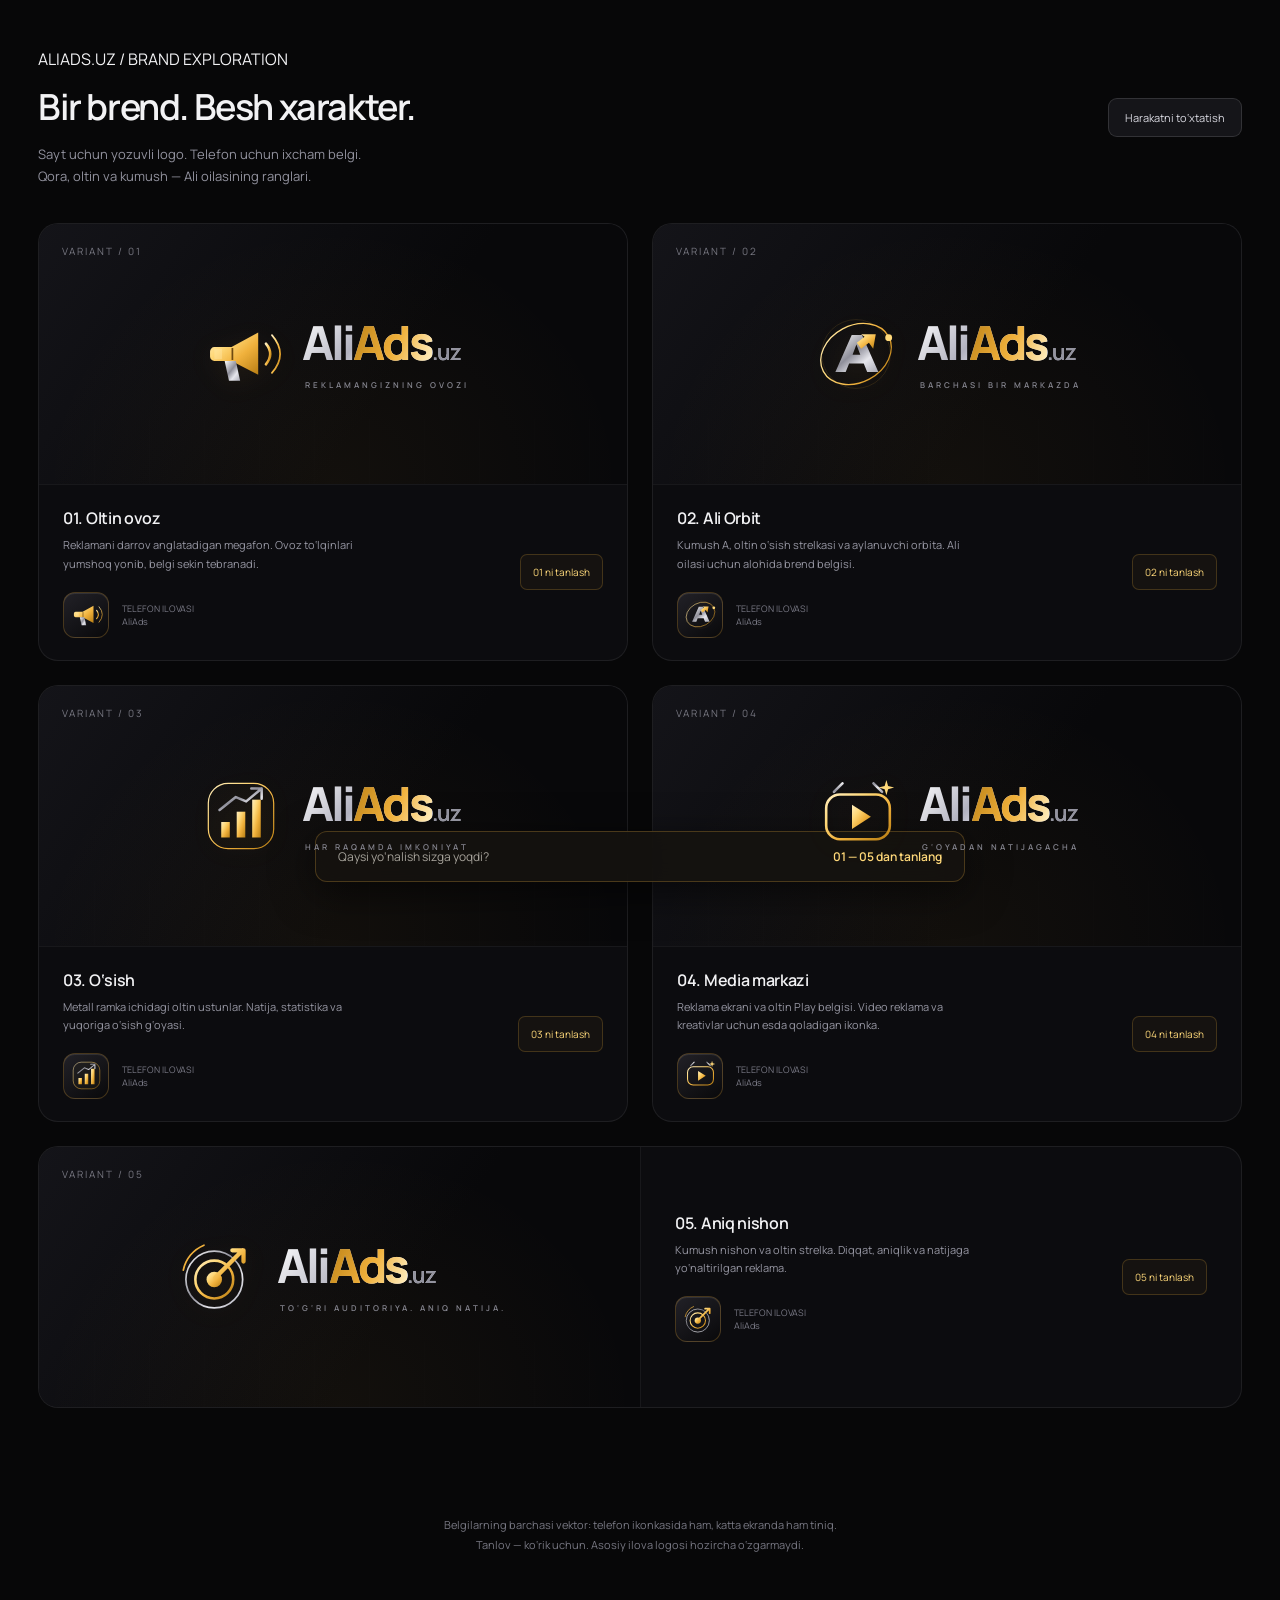
<file: logo-variants.html>
<!doctype html><html lang="uz"><head><meta charset="utf-8"><meta name="viewport" content="width=device-width,initial-scale=1"><link rel="preconnect" href="https://fonts.googleapis.com"><link rel="preconnect" href="https://fonts.gstatic.com" crossorigin><link rel="stylesheet" href="https://fonts.googleapis.com/css2?family=Manrope:wght@400;500;600;700;800&display=swap"><link rel="icon" href="favicon.svg" type="image/svg+xml"><link rel="apple-touch-icon" href="apple-touch-icon.png"><meta name="theme-color" content="#070708"><meta name="description" content="AliAds — Meta, Telegram, TikTok, Google, Yandex va yana 22 ta reklama kanalini bitta panelda boshqaring."><meta property="og:type" content="website"><meta property="og:site_name" content="AliAds.uz"><meta property="og:locale" content="uz_UZ"><meta property="og:title" content="AliAds.uz — barcha reklamangiz bir markazda"><meta property="og:description" content="Meta, Telegram, TikTok, Google, Yandex va yana 22 ta reklama kanali — bitta panelda."><meta property="og:url" content="https://aliads.uz/"><meta property="og:image" content="https://aliads.uz/og.jpg"><meta property="og:image:type" content="image/jpeg"><meta property="og:image:width" content="1200"><meta property="og:image:height" content="630"><meta property="og:image:alt" content="AliAds.uz — barcha reklamangiz bir markazda"><meta name="twitter:card" content="summary_large_image"><title>AliAds.uz — Logo kolleksiyasi</title><style>

*{box-sizing:border-box}body{margin:0;background:#070708;color:#f2f2f4;font-family:Manrope,Arial,sans-serif}main{max-width:1320px;margin:auto;padding:48px 38px 60px}header{display:flex;justify-content:space-between;align-items:center;gap:20px;margin-bottom:36px}.eyebrow{font-size:10px;letter-spacing:3px;color:#f0b13c;font-weight:700}h1{font-size:36px;font-weight:600;letter-spacing:-1.4px;margin:12px 0}header p{font-size:13px;color:#92929e;line-height:1.7;margin:0}button{font:inherit;cursor:pointer}.control{padding:11px 16px;border:1px solid #ffffff20;background:#151519;color:#d9d9e1;border-radius:9px;font-size:11px;white-space:nowrap}.grid{display:grid;grid-template-columns:1fr 1fr;gap:24px}.card{border:1px solid #ffffff13;border-radius:20px;overflow:hidden;background:#0c0c0f;transition:border-color .3s}.card.chosen{border-color:#f0b13c;box-shadow:0 0 35px -15px #f0b13c55}.preview{height:260px;display:flex;align-items:center;justify-content:center;position:relative;background:radial-gradient(ellipse at 50% 100%,#f0b13c0c,transparent 70%),linear-gradient(125deg,#141419,#08080a 60%);overflow:hidden}.preview:before{content:'';position:absolute;inset:0;background:repeating-linear-gradient(90deg,#ffffff02 0 1px,transparent 1px 55px);mask-image:linear-gradient(transparent,#000)}.index{position:absolute;top:20px;left:23px;color:#777781;font-size:10px;letter-spacing:2px}.wordmark{display:flex;align-items:center;gap:18px;position:relative;z-index:1}.mark{width:86px;height:86px;overflow:visible;flex-shrink:0;filter:drop-shadow(0 5px 13px #f0b13c12)}.name{font-size:47px;font-weight:800;letter-spacing:-2.8px;line-height:1.05;white-space:nowrap;background:linear-gradient(130deg,#fff,#b2b2bf 36%,#f9f9ff 58%,#91919e);background-clip:text;-webkit-background-clip:text;color:transparent}.name .ads{background:linear-gradient(115deg,#b87e14,#f0b13c 32%,#ffedbe 54%,#f0b13c 76%,#b87e14);background-size:200% 100%;background-clip:text;-webkit-background-clip:text;color:transparent;animation:metal 7s ease-in-out infinite}.name .uz{font-size:22px;letter-spacing:-1px;font-weight:600;color:#93939f;background:none}.tagline{font-size:8px;color:#85858f;letter-spacing:3px;margin:12px 0 0 3px;font-weight:600}.info{padding:22px 24px;display:flex;justify-content:space-between;gap:18px;border-top:1px solid #ffffff0d}.info h2{font-size:16px;font-weight:600;margin:0 0 7px;letter-spacing:-.3px}.info p{font-size:11px;line-height:1.7;color:#9696a2;margin:0;max-width:300px}.app-preview{display:flex;align-items:center;gap:13px;margin-top:18px}.app-icon{width:46px;height:46px;display:grid;place-items:center;flex-shrink:0;border-radius:12px;background:linear-gradient(145deg,#222127,#09090b);border:1px solid #f0b13c40;box-shadow:inset 0 1px #ffffff18}.app-icon svg{width:35px;height:35px}.app-label{font-size:9px;color:#797985}.choose{align-self:center;background:#f0b13c0a;border:1px solid #f0b13c35;border-radius:7px;padding:10px 12px;color:#ffd97a;font-size:10px;white-space:nowrap}.choose:hover{background:#f0b13c22}.card:last-child{grid-column:1/-1;display:grid;grid-template-columns:1fr 1fr}.card:last-child .info{border-top:0;border-left:1px solid #ffffff0d;align-items:center;padding:34px}.selection{position:sticky;bottom:18px;padding:16px 22px;margin:28px auto 0;border:1px solid #f0b13c40;border-radius:12px;background:#15130fee;backdrop-filter:blur(15px);max-width:650px;display:flex;align-items:center;justify-content:space-between;font-size:12px;box-shadow:0 10px 40px #0008}.selection span{color:#a6a29a}.selection strong{color:#ffd97a;font-weight:600}footer{font-size:11px;color:#777782;margin-top:28px;text-align:center;line-height:1.8}svg{overflow:visible}.pulse{animation:pulse 3s ease-in-out infinite;transform-origin:center}.broadcast{animation:waves 2.8s ease-out infinite}.broadcast.second{animation-delay:.45s}.lift{animation:lift 4s ease-in-out infinite;transform-origin:48px 50px}.orbit{animation:spin 9s linear infinite;transform-origin:50px 50px}.orbit-reverse{animation:spin 15s linear infinite reverse;transform-origin:50px 50px}.bars path{animation:grow 3s ease-in-out infinite;transform-origin:50px 75px}.bars path:nth-child(2){animation-delay:.22s}.bars path:nth-child(3){animation-delay:.44s}.beam{animation:beam 4s ease-in-out infinite;transform-origin:50px 50px}.play-glow{animation:glow 3s ease-in-out infinite}.spark{animation:spark 3s ease-in-out infinite;transform-origin:78px 22px}.shine{animation:metal 6s ease-in-out infinite}.paused *{animation-play-state:paused!important}@keyframes metal{0%,100%{background-position:0% 50%}50%{background-position:100% 50%}}@keyframes waves{0%,100%{opacity:.15}45%{opacity:1}}@keyframes lift{0%,100%{transform:rotate(-3deg)}50%{transform:rotate(3deg)}}@keyframes spin{to{transform:rotate(360deg)}}@keyframes pulse{0%,100%{opacity:.5}50%{opacity:1}}@keyframes grow{0%,100%{transform:scaleY(.82)}50%{transform:scaleY(1)}}@keyframes beam{0%,100%{opacity:.2;transform:scale(.9)}50%{opacity:.9;transform:scale(1.05)}}@keyframes glow{0%,100%{filter:drop-shadow(0 0 2px #f0b13c33)}50%{filter:drop-shadow(0 0 8px #f0b13c99)}}@keyframes spark{0%,100%{opacity:.4;transform:scale(.75)}50%{opacity:1;transform:scale(1.1)}}
@media(max-width:1000px){main{padding:30px 22px}.name{font-size:38px}.name .uz{font-size:18px}.mark{width:65px;height:65px}.wordmark{gap:12px}.info{padding:20px;flex-wrap:wrap}.preview{height:220px}.tagline{font-size:7px;letter-spacing:2px}}@media(max-width:680px){header{align-items:flex-start}h1{font-size:27px}.grid{grid-template-columns:1fr;gap:18px}.card:last-child{display:block}.card:last-child .info{border-left:0;border-top:1px solid #ffffff0d;padding:22px}.preview{height:235px}.name{font-size:40px}.mark{width:70px;height:70px}.control{font-size:10px;padding:9px}.selection{font-size:10px;gap:10px}.info{flex-wrap:nowrap}.eyebrow{font-size:8px;letter-spacing:2px}header p{font-size:11px}.tagline{font-size:7px}}@media(prefers-reduced-motion:reduce){*{animation:none!important;transition:none!important}}
</style></head><body>
<svg width="0" height="0" aria-hidden="true" style="position:absolute"><defs><linearGradient id="gold" x1="0" y1="0" x2="1" y2="1"><stop stop-color="#ffedbe"/><stop offset=".3" stop-color="#ffd97a"/><stop offset=".6" stop-color="#f0b13c"/><stop offset="1" stop-color="#b87e14"/></linearGradient><linearGradient id="silver" x1="0" y1="0" x2="1" y2="1"><stop stop-color="#fff"/><stop offset=".45" stop-color="#8f8f9a"/><stop offset=".7" stop-color="#e6e6ec"/><stop offset="1" stop-color="#a9a9b4"/></linearGradient>
<symbol id="megaphone" viewBox="0 0 100 100"><g class="lift"><path d="M19 42h20l31-17v49L39 58H19a5 5 0 0 1-5-5v-6a5 5 0 0 1 5-5Z" fill="url(#gold)"/><path d="M31 58h13l5 23H36Z" fill="url(#silver)"/><path d="M40 43v14" stroke="#6e4910" stroke-width="2"/><path d="M19 44h9v12h-9z" fill="#ffedbe" opacity=".3"/></g><path class="broadcast" d="M79 38q10 12 0 24" fill="none" stroke="url(#gold)" stroke-width="3" stroke-linecap="round"/><path class="broadcast second" d="M86 28q19 22 0 44" fill="none" stroke="url(#gold)" stroke-width="2" stroke-linecap="round"/></symbol>
<symbol id="orbit-a" viewBox="0 0 100 100"><circle cx="50" cy="50" r="40" stroke="#f0b13c25" fill="none"/><g class="orbit"><ellipse cx="50" cy="50" rx="43" ry="33" transform="rotate(-28 50 50)" stroke="url(#gold)" stroke-width="1.5" fill="none"/><circle cx="88" cy="31" r="4" fill="#ffd97a"/></g><path d="m26 71 19-43h12l19 43H63l-4-10H42l-4 10H26Zm20-20h9l-4.5-12L46 51Z" fill="url(#silver)"/><path d="M56 27h17l-3 17-5-7-9 7-5-7 9-7z" fill="url(#gold)"/></symbol>
<symbol id="growth" viewBox="0 0 100 100"><rect x="12" y="12" width="76" height="76" rx="23" stroke="url(#gold)" stroke-width="1.4" fill="#f0b13c05"/><g class="bars" fill="url(#gold)"><path d="M27 57h10v18H27z"/><path d="M45 45h10v30H45z"/><path d="M63 31h10v44H63z"/></g><path d="m25 43 19-15 12 5 18-15m-12 0h12v12" stroke="url(#silver)" stroke-width="3" stroke-linecap="round" stroke-linejoin="round" fill="none"/></symbol>
<symbol id="play" viewBox="0 0 100 100"><g class="play-glow"><rect x="13" y="25" width="74" height="52" rx="16" fill="none" stroke="url(#gold)" stroke-width="3"/><path d="m43 37 22 14-22 14V37Z" fill="url(#gold)"/></g><path d="M22 22 32 12M78 22 68 12" stroke="url(#silver)" stroke-width="3" stroke-linecap="round"/><path d="M28 84h44" stroke="url(#silver)" stroke-width="2" stroke-linecap="round"/><g class="spark" fill="#ffd97a"><path d="m83 8 2 7 7 2-7 2-2 7-2-7-7-2 7-2Z"/></g></symbol>
<symbol id="target" viewBox="0 0 100 100"><circle cx="48" cy="53" r="33" stroke="url(#silver)" stroke-width="2" fill="none"/><circle cx="48" cy="53" r="22" stroke="url(#gold)" stroke-width="3" fill="none"/><circle class="pulse" cx="48" cy="53" r="9" fill="url(#gold)"/><g class="beam"><path d="m49 51 32-32M69 19h13v13" stroke="url(#gold)" stroke-width="5" stroke-linecap="round" stroke-linejoin="round" fill="none"/></g><g class="orbit-reverse"><path d="M12 42a40 40 0 0 1 24-29" stroke="#f0b13c" stroke-width="2" stroke-linecap="round" fill="none"/></g></symbol>
</defs></svg>
<main><header><div><div className="eyebrow">ALIADS.UZ / BRAND EXPLORATION</div><h1>Bir brend. Besh xarakter.</h1><p>Sayt uchun yozuvli logo. Telefon uchun ixcham belgi.<br>Qora, oltin va kumush — Ali oilasining ranglari.</p></div><button class="control" id="motion">Harakatni to‘xtatish</button></header><div class="grid" id="variants"></div><div className="selection" class="selection" aria-live="polite"><span>Qaysi yo‘nalish sizga yoqdi?</span><strong id="selection">01 — 05 dan tanlang</strong></div><footer>Belgilarning barchasi vektor: telefon ikonkasida ham, katta ekranda ham tiniq.<br>Tanlov — ko‘rik uchun. Asosiy ilova logosi hozircha o‘zgarmaydi.</footer></main>
<script>
const variants=[['01','megaphone','Oltin ovoz','Reklamani darrov anglatadigan megafon. Ovoz to‘lqinlari yumshoq yonib, belgi sekin tebranadi.','REKLAMANGIZNING OVOZI'],['02','orbit-a','Ali Orbit','Kumush A, oltin o‘sish strelkasi va aylanuvchi orbita. Ali oilasi uchun alohida brend belgisi.','BARCHASI BIR MARKAZDA'],['03','growth','O‘sish','Metall ramka ichidagi oltin ustunlar. Natija, statistika va yuqoriga o‘sish g‘oyasi.','HAR RAQAMDA IMKONIYAT'],['04','play','Media markazi','Reklama ekrani va oltin Play belgisi. Video reklama va kreativlar uchun esda qoladigan ikonka.','G‘OYADAN NATIJAGACHA'],['05','target','Aniq nishon','Kumush nishon va oltin strelka. Diqqat, aniqlik va natijaga yo‘naltirilgan reklama.','TO‘G‘RI AUDITORIYA. ANIQ NATIJA.']];
const icon=(id,cls='')=>`<svg class="${cls}" viewBox="0 0 100 100" aria-hidden="true"><use href="#${id}"/></svg>`;
document.querySelector('#variants').innerHTML=variants.map(([n,id,name,desc,tag])=>`<article class="card" id="card-${n}"><div class="preview"><span class="index">VARIANT / ${n}</span><div class="wordmark">${icon(id,'mark')}<div><div class="name">Ali<span class="ads">Ads</span><span class="uz">.uz</span></div><div class="tagline">${tag}</div></div></div></div><div class="info"><div><h2>${n}. ${name}</h2><p>${desc}</p><div class="app-preview"><div class="app-icon">${icon(id)}</div><span class="app-label">TELEFON ILOVASI<br>AliAds</span></div></div><button class="choose" data-id="${n}" data-name="${name}">${n} ni tanlash</button></div></article>`).join('');
document.querySelectorAll('.choose').forEach(b=>b.addEventListener('click',()=>{document.querySelectorAll('.card').forEach(c=>c.classList.remove('chosen'));document.querySelector('#card-'+b.dataset.id).classList.add('chosen');document.querySelector('#selection').textContent=b.dataset.id+' — '+b.dataset.name;document.querySelectorAll('.choose').forEach(x=>x.textContent=x.dataset.id+' ni tanlash');b.textContent='✓ Tanlandi'}));
document.querySelector('#motion').onclick=()=>{const paused=document.body.classList.toggle('paused');document.querySelector('#motion').textContent=paused?'Harakatni yoqish':'Harakatni to‘xtatish'};
</script></body></html>
</file>
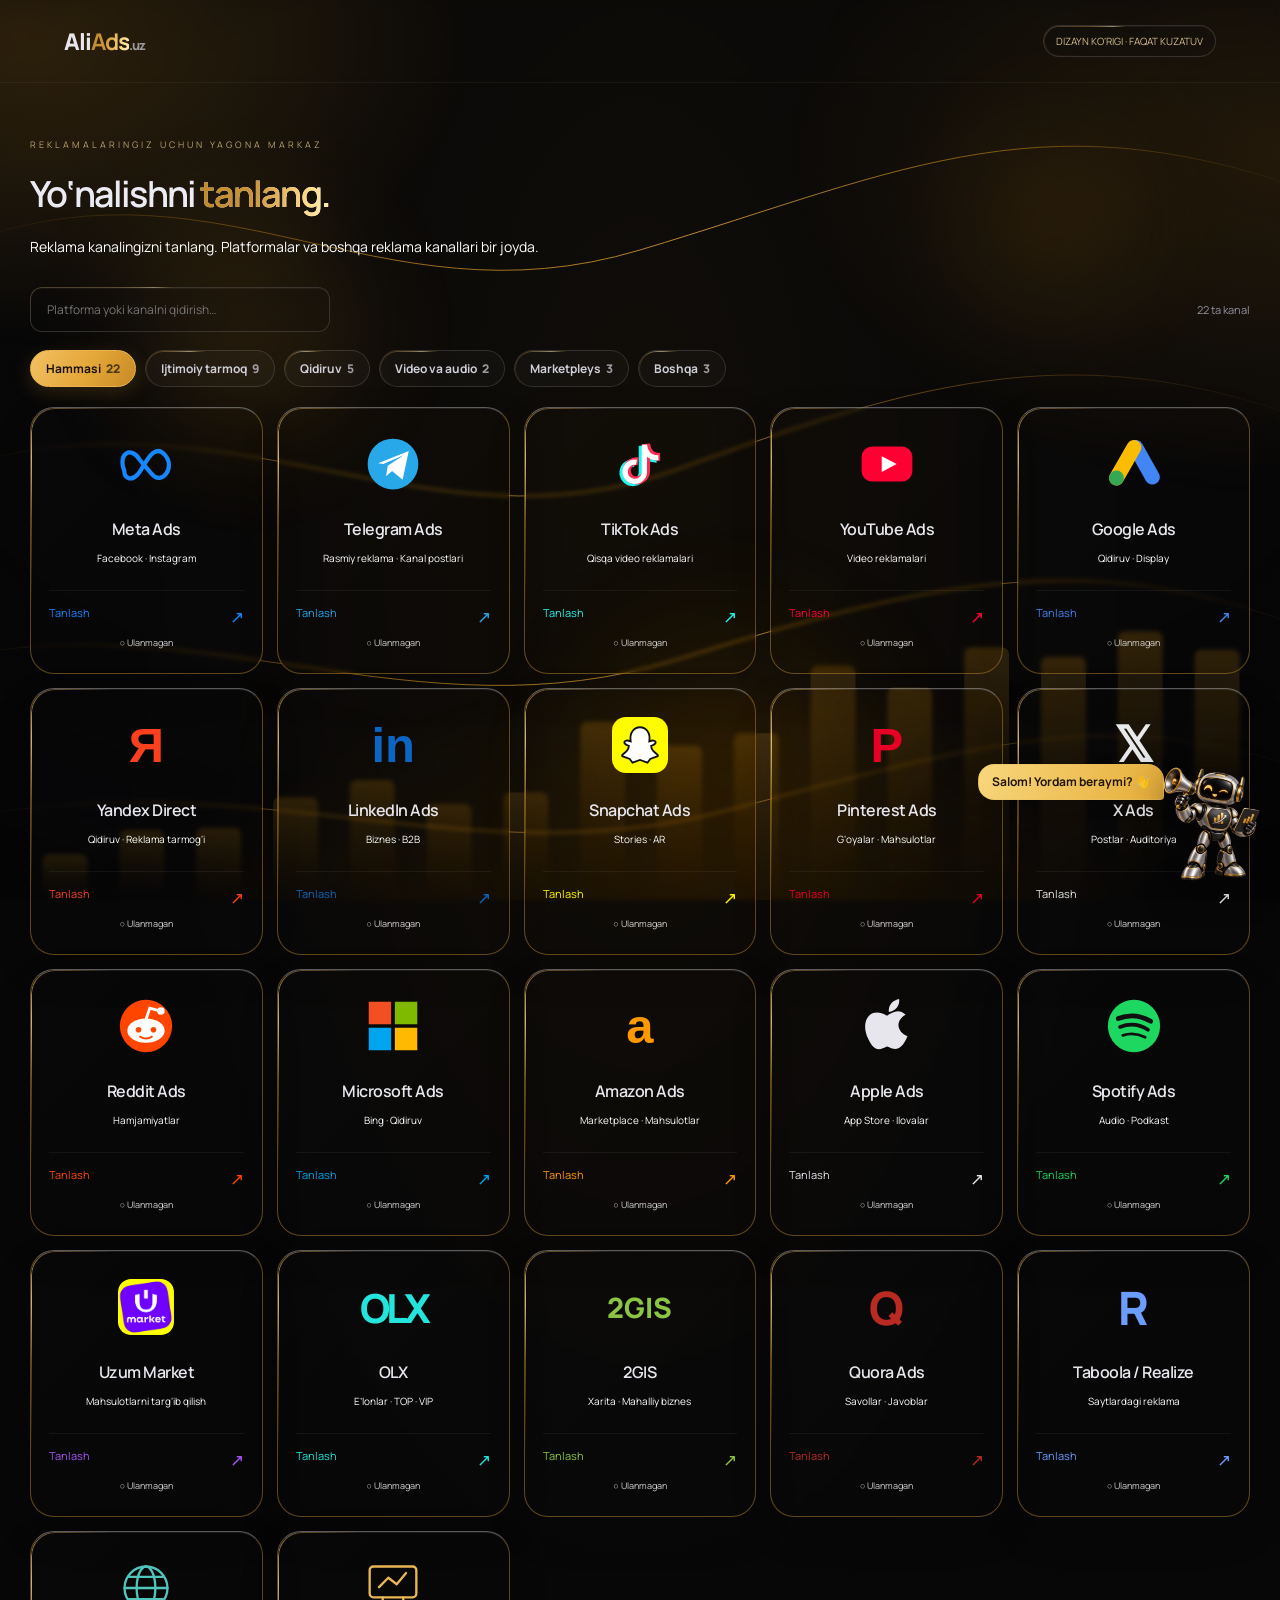
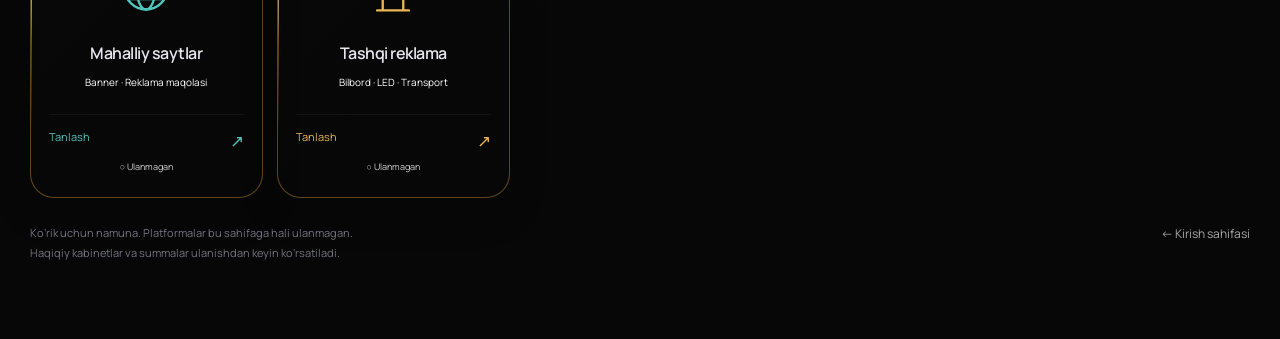
<file: yonalishlar.html>
<!doctype html><html lang="uz"><meta charset="utf-8"><meta name="viewport" content="width=device-width,initial-scale=1"><link rel="preconnect" href="https://fonts.googleapis.com"><link rel="preconnect" href="https://fonts.gstatic.com" crossorigin><link rel="stylesheet" href="https://fonts.googleapis.com/css2?family=Manrope:wght@400;500;600;700;800&display=swap"><script>/* sahifa o'tishi bekor qilinsa konsolga xato chiqmasin */addEventListener('unhandledrejection',function(e){if(e.reason&&e.reason.name==='AbortError'&&/Transition was skipped/.test(e.reason.message||''))e.preventDefault()});</script><link rel="icon" href="favicon.svg" type="image/svg+xml"><link rel="apple-touch-icon" href="apple-touch-icon.png"><meta name="theme-color" content="#070708"><meta name="description" content="AliAds — Meta, Telegram, TikTok, Google, Yandex va yana 22 ta reklama kanalini bitta panelda boshqaring."><meta property="og:type" content="website"><meta property="og:site_name" content="AliAds.uz"><meta property="og:locale" content="uz_UZ"><meta property="og:title" content="AliAds.uz — barcha reklamangiz bir markazda"><meta property="og:description" content="Meta, Telegram, TikTok, Google, Yandex va yana 22 ta reklama kanali — bitta panelda."><meta property="og:url" content="https://aliads.uz/"><meta property="og:image" content="https://aliads.uz/og.jpg"><meta property="og:image:type" content="image/jpeg"><meta property="og:image:width" content="1200"><meta property="og:image:height" content="630"><meta property="og:image:alt" content="AliAds.uz — barcha reklamangiz bir markazda"><meta name="twitter:card" content="summary_large_image"><title>AliAds.uz — Yo‘nalishlar</title><style>
*{box-sizing:border-box}body{margin:0;background:#070708;color:#e6e6ec;font-family:Manrope,Arial,sans-serif;min-height:100vh;background-image:radial-gradient(ellipse at 50% 25%,#b87e140d,transparent 60%)}button,a{font:inherit}button{cursor:pointer}header{display:flex;justify-content:space-between;align-items:center;padding:25px 5%;border-bottom:1px solid #ffffff0c}.brand{font-size:23px;font-weight:800;letter-spacing:-1px}.brand b{color:#ffd97a}.brand small{font-size:13px;color:#999}a{color:#aaa;text-decoration:none;font-size:12px}.badge{font-size:10px;color:#d4bb8b;padding:8px 12px;border:1px solid #d4bb8b30;border-radius:25px;background:#d4bb8b08}main{max-width:1120px;margin:auto;padding:76px 30px}.eyebrow{color:#bca171;font-size:9px;letter-spacing:3px;margin-bottom:18px}h1{font-size:42px;font-weight:600;letter-spacing:-1.8px;margin:0 0 16px}h1 em{font-style:normal;background:linear-gradient(100deg,#ffe7af,#f0b13c,#b87e14);background-clip:text;color:transparent}.intro{font-size:14px;color:#9999a6;line-height:1.8;max-width:620px;margin:0}.grid{display:grid;grid-template-columns:repeat(3,1fr);gap:20px;margin-top:46px}.card{text-align:left;color:inherit;position:relative;padding:30px;border:1px solid #ffffff12;border-radius:24px;background:linear-gradient(140deg,#19191e,#0c0c0f);min-height:300px;transition:transform .25s,border-color .25s,box-shadow .25s}.card:hover{transform:translateY(-5px);border-color:#d8ad5b70;box-shadow:0 16px 50px #0008}.icon{height:70px;display:flex;align-items:center;color:#f4d28b;font-size:58px;font-weight:500}.icon svg{width:51px;height:51px;stroke:#f4d28b;fill:none;stroke-width:1.5}.card h2{font-size:22px;font-weight:600;margin:27px 0 12px;letter-spacing:-.5px}.card p{font-size:12px;color:#8f8f9e;line-height:1.8;margin:0 0 25px}.bottom{display:flex;justify-content:space-between;align-items:center;font-size:10px;color:#d3b779}.arrow{font-size:22px}.footer{display:flex;justify-content:space-between;gap:24px;margin-top:30px;font-size:11px;color:#74747f;line-height:1.8}.panel{margin-top:30px;padding:24px;border:1px solid #d1aa5d40;border-radius:16px;background:#d1aa5d08;font-size:13px;line-height:1.8;color:#dbcaab}.back{border:0;background:none;color:#aaa;font-size:12px;padding:0;margin-bottom:25px}.country{min-height:220px}.country .icon{font-size:32px}.country h2{margin:15px 0 10px}.hidden{display:none}button:focus-visible,a:focus-visible{outline:2px solid #ffd97a;outline-offset:5px}@media(max-width:760px){main{padding:45px 22px}.grid{grid-template-columns:1fr;gap:15px;margin-top:30px}.card{min-height:220px;padding:25px}.card h2{margin-top:12px}.icon{height:55px}h1{font-size:33px}.footer{flex-direction:column;gap:8px}header{padding:22px}.badge{font-size:8px}}@media(prefers-reduced-motion:reduce){*{transition:none!important}}
.platform-grid{grid-template-columns:repeat(5,minmax(0,1fr));gap:14px;margin-top:34px}.platform-card{min-height:228px;padding:24px 18px;background:radial-gradient(ellipse at 50% 0%,color-mix(in srgb,var(--platform) 9%,transparent),transparent 75%),#111115;border-color:#ffffff14;text-align:center}.platform-card:hover{border-color:var(--platform);box-shadow:0 14px 40px color-mix(in srgb,var(--platform) 12%,transparent)}.platform-logo{height:64px;display:flex;align-items:center;justify-content:center;margin:0 auto}.platform-logo svg{width:56px;height:56px}.platform-card h2{font-size:18px;margin:22px 0 9px}.platform-card p{font-size:10px;min-height:18px;margin-bottom:23px}.platform-go{display:flex;justify-content:space-between;font-size:11px;color:var(--platform);border-top:1px solid #ffffff0d;padding-top:14px}.platform-go span{font-size:17px}main{max-width:1300px;padding-top:55px}h1{font-size:36px}.footer{margin-top:25px}@media(max-width:1000px){.platform-grid{grid-template-columns:repeat(3,minmax(0,1fr))}.platform-card{min-height:210px;padding:20px 15px}}@media(max-width:560px){.platform-grid{grid-template-columns:repeat(2,minmax(0,1fr));gap:12px}.platform-card{min-height:185px;padding:18px 12px}.platform-card h2{font-size:16px;margin-top:14px}.platform-card p{font-size:9px;margin-bottom:16px}.platform-logo,.platform-logo svg{height:46px;width:46px}main{padding:32px 18px}.platform-card:last-child{grid-column:1/-1}h1{font-size:29px}.footer{font-size:10px}}.searchbar{display:flex;align-items:center;justify-content:space-between;gap:20px;margin-top:28px}.searchbar input{width:300px;max-width:70%;background:#141419;border:1px solid #ffffff19;padding:13px 16px;color:#eee;border-radius:12px;font:12px Manrope,Arial,sans-serif}.searchbar span{font-size:11px;color:#92929f}.platform-grid{margin-top:20px}.platform-card[hidden]{display:none}.platform-card:last-child{grid-column:auto}.platform-card{min-height:210px}.platform-card h2{font-size:16px}.tools{display:flex;flex-wrap:wrap;gap:10px;margin:25px 0}.tools button,.tools select,.tools input{background:#15151b;color:#dedee7;border:1px solid #ffffff20;border-radius:10px;padding:11px 13px;font:12px Manrope,Arial}.tools label{font-size:11px;color:#aaa;display:flex;align-items:center;gap:8px}.report{border:1px solid #d2ac5840;border-radius:20px;padding:25px;margin:25px 0;background:linear-gradient(120deg,#19171a,#0f0f12)}.report[hidden]{display:none}.metrics{display:grid;grid-template-columns:repeat(3,1fr);gap:15px;margin:20px 0}.metric{padding:16px;border:1px solid #ffffff12;border-radius:12px}.metric span{font-size:11px;color:#999}.metric strong{display:block;font-size:25px;margin-top:8px;color:#ffd97a}.report table{border-collapse:collapse;width:100%;font-size:12px}.report th,.report td{padding:12px 8px;text-align:left;border-bottom:1px solid #ffffff12}.fav{position:absolute;right:12px;top:10px;border:0;background:none;color:#777;font-size:21px;padding:5px;z-index:2;cursor:pointer}.fav[aria-pressed=true]{color:#ffd97a}.card-shell{position:relative;min-width:0}.card-shell .card{width:100%;height:100%}.connection{display:block;font-size:9px;color:#8e8e9a;margin-top:8px}.report-note{font-size:11px;line-height:1.8;color:#a5a0a0}.alert-form{display:flex;flex-wrap:wrap;align-items:end;gap:10px;margin-top:16px}.alert-form label{font-size:11px;color:#aaa}.alert-form input{display:block;margin-top:8px;padding:11px;background:#09090c;color:white;border:1px solid #ffffff20;border-radius:8px;max-width:170px}.alert-form button{padding:11px;background:#ffd97a;color:#18120a;border:0;border-radius:8px}.notice-state{color:#eac77e;font-size:12px;margin-top:14px}.card-shell[hidden]{display:none!important}@media(max-width:560px){.metrics{grid-template-columns:1fr}.report{padding:16px}.report table{font-size:10px}.tools{gap:8px}}@media print{body{background:white!important;color:black!important}header,.tools,.searchbar,.platform-grid,.footer,#countries,#telegram-options,#notice,.alert-form{display:none!important}main{padding:0}.report{display:block!important;background:white;border:0}.report *{color:black!important}.report button{display:none}}
[hidden]{display:none!important}
.connection-dialog{width:min(460px,calc(100% - 32px));color:#e6e6ec;background:linear-gradient(135deg,rgba(36,31,21,.82),rgba(10,10,12,.86));border:1px solid #ffd97a55;border-top-color:#ffe7af88;border-radius:28px;padding:34px;backdrop-filter:blur(22px);-webkit-backdrop-filter:blur(22px);box-shadow:inset 0 1px #fff2,0 30px 90px #0008}.connection-dialog::backdrop{background:#0009;backdrop-filter:blur(7px)}.connection-dialog .platform-logo{margin:12px auto 24px}.connection-dialog h2{text-align:center;font-size:28px;margin:0 0 14px}.connection-dialog p{font-size:13px;color:#aaaab5;line-height:1.8}.connect-state{text-align:center;color:#d3b779;font-size:12px}.connect-actions{display:grid;gap:12px;margin-top:26px}.connect-actions button{padding:14px;border-radius:12px;border:1px solid #ffd97a35;background:#ffffff04;color:#e6e6ec}.connect-actions button:disabled{background:linear-gradient(120deg,#ffe5a344,#b87e1422);color:#ddc48d;cursor:not-allowed}.connection-dialog details{border-top:1px solid #ffd97a22;margin-top:22px;padding-top:18px;font-size:13px;line-height:1.8}.connection-dialog summary{cursor:pointer;color:#ffd97a}.connection-dialog li{margin-bottom:9px;color:#aaaab5}

/* Preserve opaque metallic accents over neutral transparent glass. */
.login-card,.sample,.iconbox,.card,.platform-card,.country{background:linear-gradient(135deg,rgba(230,230,236,.035),rgba(12,12,15,.035) 60%);border-color:rgba(188,135,44,.5);border-top-color:rgba(230,230,236,.38);box-shadow:inset 0 1px rgba(230,230,236,.09),0 16px 40px #0002}
.connection-dialog,.dialog{background:linear-gradient(135deg,rgba(24,24,28,.78),rgba(7,7,8,.8));border-color:#bc872c88;border-top-color:#bdbdc899;box-shadow:inset 0 1px #e6e6ec18,0 30px 90px #0008}
.submit,.connect-actions button:disabled{background:linear-gradient(110deg,#bc872c 0%,#ffdb8b 35%,#fff4d1 48%,#cc9436 65%,#ffe0a0 100%);color:#18120a;border:1px solid #bc872c;opacity:1;box-shadow:inset 0 1px #fff4d1aa,0 5px 20px #bc872c18;text-shadow:none}
.connection-dialog summary,.connect-state,.request-link,.notice-state{color:#cc9436}
.connection-dialog h2,.login-card h1,.dialog h2{color:#e6e6ec;text-shadow:none}
.brand b{color:#cc9436;text-shadow:none}
h1 em{background-image:linear-gradient(110deg,#bc872c,#ffdb8b 35%,#fff4d1 48%,#cc9436 65%,#ffe0a0);text-shadow:none;filter:none}
.searchbar input,input,.telegram,.restart,.glass-compare,.badge{background:rgba(16,16,19,.1);border-color:#bdbdc830;box-shadow:inset 0 1px #e6e6ec0c}
.card:hover{background:linear-gradient(135deg,rgba(230,230,236,.06),rgba(12,12,15,.08));border-color:#bc872c}
@media(prefers-reduced-transparency:reduce){.login-card,.sample,.iconbox,.card,.connection-dialog,.dialog{background:#121216}}

/* Continuous edge-to-edge metallic reflection. */
.submit,.connect-actions button:disabled{background-image:linear-gradient(110deg,#bc872c 0%,#cc9436 20%,#ffdb8b 40%,#fff4d1 50%,#ffdb8b 60%,#cc9436 80%,#bc872c 100%);background-size:300% 100%;animation:ali-gold-flow 5s ease-in-out infinite alternate}
@keyframes ali-gold-flow{from{background-position:100% 50%}to{background-position:0% 50%}}
@media(prefers-reduced-motion:reduce){.submit,.connect-actions button:disabled{animation:none;background-position:50% 50%}}

.manager-toolbar{display:flex;align-items:center;flex-wrap:wrap;gap:18px;margin:30px 0;color:#e6e6ec}.manager-toolbar span{font-size:11px;color:#999}.manager-toolbar label{margin-left:auto;font-size:12px}.manager-toolbar select,.manager-search select,.manager-search input{padding:12px;border:1px solid #bdbdc830;border-radius:10px;background:#111114;color:#ddd;font:inherit}.manager-tabs{display:flex;gap:8px;border-bottom:1px solid #bc872c55;padding-bottom:12px;overflow:auto}.manager-tabs button{padding:14px 20px;border:1px solid #bdbdc830;background:#ffffff04;color:#bdbdc8;border-radius:12px;font-size:13px;white-space:nowrap}.manager-tabs button[aria-selected=true]{color:#18120a;background:linear-gradient(110deg,#bc872c,#ffdb8b,#cc9436);border-color:#bc872c}.manager-search{display:flex;gap:12px;margin:20px 0;font-size:12px}.manager-search input{min-width:0;flex:1;max-width:360px}.table-shell{overflow:auto;border:1px solid #bdbdc830;border-radius:16px;background:#ffffff02;backdrop-filter:blur(6px)}.ads-table{width:100%;border-collapse:collapse;min-width:950px;font-size:12px}.ads-table th{text-align:left;padding:18px 15px;background:#ffffff04;white-space:nowrap;border-bottom:1px solid #bdbdc830;color:#bdbdc8}.manager-empty{text-align:center;padding:75px 20px}.manager-empty h2{font-size:18px;color:#e6e6ec}.manager-empty p{color:#999;line-height:1.8}.manager-empty span{color:#cc9436;font-size:11px}@media(max-width:560px){.manager-toolbar label{margin-left:0}.manager-tabs button{padding:12px}.manager-search{flex-wrap:wrap}}

body:has(#ads-manager:not(.hidden)) main{max-width:none;padding:16px 18px}body:has(#ads-manager:not(.hidden)) header{display:none}.am-top,.am-views,.am-level-row,.am-actions{display:flex;align-items:center;gap:8px;flex-wrap:wrap;padding:10px 0}.am-top{border-bottom:1px solid #ffffff16}.am-spacer{flex:1}.am-muted,.am-note{font-size:11px;color:#999}.am-note{padding:12px 0}.am-top .back{margin:0}.am-top button,.am-views button,.am-level-row>button,.am-actions button,.am-actions select,.am-menu summary{font:12px Manrope,Arial;padding:11px 13px;background:#ffffff04;color:#dedee7;border:1px solid #bdbdc830;border-radius:7px}#ads-manager button:disabled{opacity:.4;cursor:not-allowed}.am-views .chosen{border-color:#bc872c;color:#ffdb8b;background:#bc872c16}.am-search{width:100%;padding:14px;background:#ffffff04;border:1px solid #bdbdc830;border-radius:7px;color:#eee}.am-level-row .manager-tabs{padding:0;border:0;flex:1;min-width:300px}.am-level-row .manager-tabs button{flex:1;border-radius:9px 9px 0 0;padding:16px}.am-actions{border-block:1px solid #ffffff16}.am-menu{position:relative;font-size:12px}.am-menu summary{cursor:pointer;list-style:none}.am-menu>div{position:absolute;right:0;top:44px;z-index:5;min-width:200px;padding:16px;background:#151518;border:1px solid #bc872c88;border-radius:10px;box-shadow:0 15px 40px #0009}.am-menu label{display:block;padding:7px}.am-menu input{margin-right:10px;accent-color:#bc872c}.ads-table{min-width:1450px}.ads-table th{height:54px;font-size:12px}.ads-table th:nth-child(3){min-width:300px}.ads-table tfoot td{padding:20px 14px;border-top:1px solid #ffffff18;color:#999}.manager-empty{text-align:left;padding:90px 30px;min-height:330px}.date-presets{display:grid;grid-template-columns:1fr 1fr;gap:8px;margin:20px 0}.date-presets button{padding:10px;background:#ffffff05;color:#ddd;border:1px solid #ffffff20;border-radius:8px}.date-presets button.chosen{border-color:#bc872c;color:#ffdb8b}.date-fields{display:flex;gap:12px}.date-fields label{min-width:0;font-size:12px;color:#aaa;flex:1}.date-fields input{display:block;width:100%;margin-top:8px;padding:10px;background:#ffffff08;color:#ddd;border:1px solid #ffffff30;border-radius:8px;color-scheme:dark}#date-error{color:#f29887;font-size:12px}#date-dialog .submit{color:#18120a}

.meta-sidebar{position:fixed;inset:0 auto 0 0;width:230px;padding:28px 16px;background:linear-gradient(135deg,#17171bdb,#09090cdb);backdrop-filter:blur(20px);border-right:1px solid #bc872c45;z-index:8;display:flex;flex-direction:column;gap:7px}.side-brand{font-size:29px;font-weight:800;margin:0 10px 28px;color:#e6e6ec}.side-brand b{color:#cc9436}.meta-sidebar button{display:flex;gap:13px;align-items:center;text-align:left;padding:14px 12px;border:1px solid transparent;border-radius:11px;background:none;color:#a8a8b4;font:13px Manrope,Arial;cursor:pointer}.meta-sidebar button[aria-current=page]{background:#bc872c20;border-color:#bc872c45;color:#ffdb8b}.side-icon{font-size:20px;width:24px;text-align:center}.sidebar-footer{margin-top:auto;font-size:10px;line-height:1.8;color:#888;padding:15px}.side-toggle{position:fixed;left:12px;top:12px;z-index:10;border:1px solid #bc872c55;border-radius:9px;padding:10px;background:#121216;color:#ffdb8b;display:none}.side-shade{display:none}.meta-sidebar[hidden],.side-toggle[hidden],.side-shade[hidden]{display:none!important}body:has(#ads-manager:not(.hidden)) main{padding-left:250px}.side-page h1{margin:25px 0}.side-metrics{display:grid;grid-template-columns:repeat(3,1fr);gap:16px;margin:30px 0}.side-metrics article,.side-info{padding:25px;border:1px solid #bdbdc825;border-radius:16px;background:#ffffff03;backdrop-filter:blur(8px)}.side-metrics strong{display:block;font-size:30px;margin-top:18px;color:#cc9436}.side-metrics span,.side-info p{font-size:13px;color:#aaa;line-height:1.8}.side-page button{padding:12px 18px;background:#bc872c18;color:#ffdb8b;border:1px solid #bc872c55;border-radius:10px}.side-page[hidden]{display:none}@media(max-width:1000px){body:has(#ads-manager:not(.hidden)) main{padding:62px 16px 20px}.side-toggle{display:block}.meta-sidebar{transform:translateX(-100%);transition:transform .2s}.sidebar-open .meta-sidebar{transform:translateX(0)}.sidebar-open .side-shade{display:block;position:fixed;inset:0;background:#0008;backdrop-filter:blur(3px);z-index:7}.meta-sidebar{padding-top:65px}.side-metrics{grid-template-columns:1fr}}

.meta-sidebar{width:250px;padding:30px 18px;background:linear-gradient(135deg,rgba(230,230,236,.045),rgba(7,7,8,.7) 55%);backdrop-filter:blur(28px);-webkit-backdrop-filter:blur(28px);border-right:1px solid #bc872c55;box-shadow:inset -1px 0 #e6e6ec0a,18px 0 60px #0003}.side-brand{display:flex;align-items:center;gap:10px;margin:4px 5px 35px;letter-spacing:-1px;font-size:29px}.side-brand svg{width:53px;height:53px;flex:none}.side-brand .side-name{background:linear-gradient(140deg,#fff,#9a9aa5 48%,#eeeef6 70%,#bdbdc8);background-clip:text;-webkit-background-clip:text;color:transparent}.side-brand b{background:linear-gradient(110deg,#bc872c,#ffdb8b 35%,#fff4d1 48%,#cc9436 65%,#ffe0a0);background-clip:text;-webkit-background-clip:text;color:transparent}.side-brand small{font-size:12px;color:#a5a3a0;letter-spacing:0}.meta-sidebar button{font-size:13px;padding:15px 14px;margin-bottom:5px;border-radius:14px;color:#bdbdc8;border:1px solid transparent;transition:background .2s,border-color .2s}.side-icon{width:22px;height:22px;display:flex}.side-icon svg{width:22px;height:22px;fill:none;stroke:currentColor;stroke-width:1.6;stroke-linejoin:round;stroke-linecap:round}.meta-sidebar button:hover{background:#e6e6ec06;border-color:#bdbdc820}.meta-sidebar button[aria-current=page]{background:linear-gradient(110deg,#bc872c,#ffdb8b 40%,#fff4d1 50%,#cc9436 70%,#bc872c);background-size:300% 100%;animation:ali-gold-flow 5s ease-in-out infinite alternate;color:#18120a;border:1px solid #bc872c;box-shadow:inset 0 1px #fff4d199,0 5px 22px #bc872c16}.sidebar-footer{border-top:1px solid #bc872c25;margin-top:auto;color:#8f8f9e;letter-spacing:1px}.side-toggle{background:#101013aa;backdrop-filter:blur(16px);border-color:#bc872c66;color:#cc9436}.sidebar-open .side-shade{background:#0005;backdrop-filter:blur(5px)}body:has(#ads-manager:not(.hidden)) main{padding-left:272px}@media(max-width:1000px){body:has(#ads-manager:not(.hidden)) main{padding-left:16px}.meta-sidebar{padding-top:65px;background:linear-gradient(135deg,#1a1a1dd9,#070708d9)}}@media(prefers-reduced-motion:reduce){.meta-sidebar button[aria-current=page]{animation:none}}

.rk-picker{position:relative}.rk-picker>button{max-width:320px;text-align:left}#rk-current{display:inline-block;max-width:240px;vertical-align:bottom;overflow:hidden;text-overflow:ellipsis;white-space:nowrap}#rk-dropdown{position:absolute;top:calc(100% + 8px);left:0;width:610px;max-width:calc(100vw - 36px);z-index:6;border:1px solid #bc872c70;border-top-color:#bdbdc880;border-radius:18px;background:linear-gradient(130deg,#202024ed,#08080aeb);backdrop-filter:blur(25px);box-shadow:0 24px 70px #0008;padding:15px}#rk-dropdown[hidden]{display:none}#rk-search{width:100%;padding:13px;background:#ffffff05;color:#e6e6ec;border:1px solid #bdbdc835;border-radius:9px;font:12px Manrope,Arial}.rk-demo{color:#a48c61;font-size:9px;letter-spacing:1px;padding:13px 0}.rk-columns{display:grid;grid-template-columns:220px 1fr;min-height:270px}.rk-portfolios{border-right:1px solid #bdbdc822;padding-right:12px}.rk-accounts{padding-left:16px}.rk-columns h3{font-size:13px;color:#e6e6ec;margin:12px 0}.rk-columns p{font-size:10px;color:#999}.rk-columns button{display:block;width:100%;text-align:left;margin:6px 0;padding:13px!important;border:1px solid transparent!important;background:transparent!important;white-space:normal}.rk-columns button small{display:block;color:#999;font-size:10px;margin-top:6px}.rk-columns button[aria-pressed=true]{border-color:#bc872c77!important;background:#bc872c18!important;color:#ffdb8b}.rk-columns button:hover{background:#ffffff08!important}.rk-no-results{font-size:12px;color:#aaa;padding:20px 0}@media(max-width:700px){#rk-dropdown{position:fixed;top:65px;left:18px;right:18px;width:auto;max-height:80vh;overflow:auto}.rk-columns{grid-template-columns:40% 60%}.rk-accounts{padding-left:10px}}

/* Responsive, grouped manager layout */
#manager-content{display:flex;flex-direction:column;gap:16px;min-width:0}.am-top{display:grid;grid-template-columns:auto minmax(180px,1fr) auto;gap:12px;padding:4px 0 18px;align-items:center}.am-top>strong{font-size:20px}.am-top .am-spacer{display:none}.am-top>.am-muted{font-size:10px}.am-top>.am-muted:first-of-type{grid-column:1/3}.am-top>button{grid-row:3}.am-top .rk-picker{min-width:0}.rk-picker>button{width:100%;max-width:340px;height:42px}.am-top>button:last-child{grid-column:2/4}.am-top>button:nth-last-child(2){grid-column:1}.am-top>button:disabled{font-size:10px;padding:10px}.am-top>button:nth-last-child(3){grid-row:1;grid-column:3}.am-views{padding:0;gap:8px;display:flex;flex-wrap:wrap}.am-views .am-spacer{display:none}.am-views button{padding:9px 12px;font-size:11px;border-radius:9px;min-height:36px}.am-search{height:44px;font-size:12px;margin:0}.am-level-row{display:grid;grid-template-columns:1fr auto auto auto;gap:8px;padding:0}.am-level-row .manager-tabs{grid-column:1/-1;display:grid;grid-template-columns:repeat(3,minmax(0,1fr));min-width:0;gap:6px;overflow:visible;width:100%;border-bottom:1px solid #bc872c35;padding-bottom:14px}.am-level-row .manager-tabs button{padding:13px 8px;font-size:12px;border-radius:10px;white-space:normal;min-width:0;min-height:44px}.am-level-row>.am-spacer{display:none}.am-level-row>.am-muted{grid-column:1}.am-level-row>button{min-height:36px;padding:8px 12px}#date-open{min-width:130px}.am-actions{display:flex;gap:8px;padding:14px 0;flex-wrap:wrap}.am-actions>.am-spacer{flex-basis:100%;height:0}.am-actions button,.am-actions select,.am-menu summary{padding:9px 12px;font-size:11px;min-height:36px;border-radius:8px}.am-note{padding:0;font-size:10px;line-height:1.7;max-width:650px}.table-shell{margin:0}.manager-empty{min-height:230px;padding:55px 26px}.ads-table th{padding:14px;font-size:11px}.side-toggle{width:38px;height:38px;padding:8px}.am-search:focus-visible,#rk-search:focus-visible{outline:1px solid #bc872c;outline-offset:2px}body:has(#ads-manager:not(.hidden)) .footer{margin-top:22px}
@media(min-width:1450px){.am-top{grid-template-columns:auto minmax(220px,320px) 1fr auto auto auto auto}.am-top>.am-muted:first-of-type,.am-top>button,.am-top>button:last-child,.am-top>button:nth-last-child(2),.am-top>button:nth-last-child(3){grid-column:auto;grid-row:auto}.am-level-row{grid-template-columns:minmax(450px,1fr) auto auto auto auto}.am-level-row .manager-tabs{grid-column:auto;border:0;padding:0}.am-level-row>.am-muted{grid-column:auto}.am-actions>.am-spacer{flex-basis:auto;flex:1}.am-views{flex-wrap:nowrap}}
@media(max-width:480px){.am-top{grid-template-columns:1fr auto}.am-top>strong{grid-column:1}.am-top .rk-picker{grid-column:1/-1;grid-row:2}.am-top>button:nth-last-child(3){grid-column:2;grid-row:1}.am-top>.am-muted:first-of-type{grid-column:1;grid-row:3}.am-top>.am-muted{grid-row:3;grid-column:2}.am-top>button:nth-last-child(2){grid-row:4;grid-column:1}.am-top>button:last-child{grid-row:4;grid-column:2}.am-level-row .manager-tabs button{font-size:10px}.am-top>button:disabled{white-space:normal}.rk-picker>button{max-width:none}}

.am-top{display:flex;flex-wrap:wrap;gap:12px;align-items:center}.am-top .rk-picker{flex:1;min-width:180px}.am-top>.am-muted{margin-left:auto}.am-top>button:disabled{flex:none;width:38px;height:38px;padding:8px}.am-top>.am-spacer{display:none}

.ali-helper-launch{position:fixed;right:18px;bottom:14px;width:82px;height:118px;padding:0;border:0;background:none;z-index:12;cursor:pointer}.ali-helper-launch img{width:100%;height:100%;object-fit:contain;filter:drop-shadow(0 8px 18px #0008);animation:ali-bob 6s ease-in-out infinite}.ali-helper-launch:hover img{filter:drop-shadow(0 3px 12px #bc872c55)}@keyframes ali-bob{50%{transform:translateY(-6px)}}.ali-helper{position:fixed;bottom:140px;right:22px;width:min(370px,calc(100vw - 32px));max-height:calc(100dvh - 165px);z-index:13;background:linear-gradient(135deg,#202024e8,#09090cee);backdrop-filter:blur(24px);border:1px solid #bc872c66;border-top-color:#bdbdc888;border-radius:22px;box-shadow:0 22px 70px #0008;overflow:hidden;display:flex;flex-direction:column;color:#e6e6ec}.ali-helper[hidden]{display:none}.ali-helper-head{display:flex;align-items:center;gap:10px;padding:15px;border-bottom:1px solid #ffffff16}.ali-helper-head img{width:38px;height:38px}.ali-helper-head strong{font-size:14px}.ali-helper-head small{display:block;font-size:10px;color:#cc9436;margin-top:5px}.ali-helper-head button{margin-left:auto;background:none;border:0;color:#bdbdc8;font-size:22px;cursor:pointer}.ali-helper-body{padding:16px;overflow:auto;min-height:120px}.ali-helper-message{font-size:12px;line-height:1.8;border:1px solid #bdbdc825;border-radius:13px;padding:12px;background:#ffffff03;margin-bottom:10px}.ali-helper-questions{display:flex;flex-wrap:wrap;gap:7px;padding:0 16px 14px}.ali-helper-questions button{padding:8px 10px;border:1px solid #bc872c55;background:#bc872c0b;color:#ffdb8b;border-radius:20px;font-size:10px;cursor:pointer}.ali-helper-note{border-top:1px solid #ffffff16;padding:12px 16px;color:#92929e;font-size:10px;line-height:1.7}.ali-helper-launch:focus-visible{outline:2px solid #cc9436;border-radius:20px}@media(max-width:600px){.ali-helper-launch{width:62px;height:90px;right:10px;bottom:10px}.ali-helper{bottom:110px;right:16px;max-height:calc(100dvh - 130px)}}@media(prefers-reduced-motion:reduce){.ali-helper-launch img{animation:none}}
.ali-helper-launch{width:100px;height:124px}.ali-helper-head img{object-fit:contain}@media(max-width:600px){.ali-helper-launch{width:76px;height:94px}}
.ali-helper-launch img{animation:ali-mascot-idle 5s ease-in-out infinite;transform-origin:50% 90%}
@keyframes ali-mascot-idle{0%,100%{transform:translateY(0) rotate(-2deg)}50%{transform:translateY(-9px) rotate(2deg)}}
.ali-helper-launch.is-talking img{animation:ali-mascot-talk .65s ease-in-out infinite alternate}
@keyframes ali-mascot-talk{from{transform:translateY(-3px) rotate(-3deg)}to{transform:translateY(-8px) rotate(3deg)}}
.ali-mascot-bubble{position:fixed;right:124px;bottom:66px;z-index:12;width:max-content;max-width:min(240px,calc(100vw - 145px));padding:13px 17px;border-radius:17px 17px 3px 17px;border:1px solid #bc872c88;background:linear-gradient(120deg,#fff0bc,#d69d39);color:#211707;font-size:12px;line-height:1.65;box-shadow:0 7px 30px #0006;pointer-events:none;opacity:0;transform:translateY(8px);transition:opacity .3s,transform .3s}
.ali-mascot-bubble.visible{opacity:1;transform:translateY(0)}
@media(max-width:600px){.ali-mascot-bubble{right:94px;bottom:45px;max-width:calc(100vw - 115px)}}
@media(prefers-reduced-motion:reduce){.ali-helper-launch img,.ali-helper-launch.is-talking img{animation:none}.ali-mascot-bubble{transition:none}}

.ali-helper-launch{transition:left 1.1s cubic-bezier(.22,.61,.36,1),top 1.1s cubic-bezier(.22,.61,.36,1);will-change:left,top}
.ali-helper-launch.is-walking img{animation:ali-walk .22s ease-in-out infinite alternate;transform-origin:50% 90%}
@keyframes ali-walk{from{transform:translateY(0) rotate(-7deg)}to{transform:translateY(-8px) rotate(7deg)}}
@media(prefers-reduced-motion:reduce){.ali-helper-launch{transition:none}.ali-helper-launch.is-walking img{animation:none}}

.ali-mascot-bubble{padding:9px 13px;border-radius:16px 16px 4px 16px;border:1px solid #e8bf6380;background:linear-gradient(115deg,#f8d77c,#e6ad39);font-size:12px;font-weight:700;line-height:1.35;max-width:min(290px,calc(100vw - 120px));width:max-content;box-shadow:0 5px 18px #0003;bottom:100px;right:116px}
@media(max-width:600px){.ali-mascot-bubble{right:92px;bottom:78px;font-size:11px;max-width:calc(100vw - 108px)}}
</style>
<link rel="stylesheet" href="ali-fon.css">
<style>
/* Yo'nalishlar sahifasi: jonli fon butun sahifa bo'ylab, kartalar shishasimon */
.ali-bg .bg-waves{-webkit-mask-image:none!important;mask-image:none!important;opacity:.82!important}
.ali-bg .bg-vignette{background:radial-gradient(130% 95% at 50% 40%,transparent 44%,rgba(3,3,4,.72) 100%)!important}
header,main,.footer,dialog{position:relative;z-index:1}
.ali-helper-launch{z-index:14}
.card,.platform-card{backdrop-filter:blur(2px) saturate(1.35);-webkit-backdrop-filter:blur(2px) saturate(1.35)}
.platform-card{background:linear-gradient(135deg,rgba(255,255,255,.008),rgba(255,255,255,.002))!important}
.platform-card:hover{background:linear-gradient(135deg,rgba(255,255,255,.035),rgba(255,255,255,.01))!important}
.searchbar input,.badge{backdrop-filter:blur(8px);-webkit-backdrop-filter:blur(8px)}
header{background:rgba(255,255,255,.004);backdrop-filter:blur(3px);-webkit-backdrop-filter:blur(3px)}
/* Sarlavha ostidagi izoh: kulrang emas, oppoq */
.intro{color:#fff!important}
/* Karta izohlari va ulanish holati ham oppoq */
.platform-card p,.card p{color:#fff!important}
.connection{color:rgba(255,255,255,.82)!important}

/* ===== Yozuvlarda chapdan o'ngga yuguruvchi yaltirash ===== */
@keyframes ali-shine{0%{background-position:215% 50%}58%,100%{background-position:-75% 50%}}
h1 em{background-image:linear-gradient(100deg,#bc872c 0%,#cc9436 16%,#ffdb8b 32%,#fff4d1 42%,#ffe9b5 50%,#d99a2e 68%,#bc872c 100%)!important;
  background-size:270% 100%!important;background-clip:text!important;-webkit-background-clip:text!important;
  -webkit-text-fill-color:transparent!important;color:transparent!important;
  animation:ali-shine 5.5s ease-in-out infinite}
h1{background-image:linear-gradient(100deg,#e9e9f2 0%,#ffffff 36%,#ffffff 46%,#dadae6 62%,#e9e9f2 100%);
  background-size:270% 100%;background-clip:text;-webkit-background-clip:text;
  -webkit-text-fill-color:transparent;color:transparent;
  animation:ali-shine 5.5s ease-in-out infinite}
.brand b{background-image:linear-gradient(100deg,#bc872c 0%,#cc9436 16%,#ffdb8b 32%,#fff4d1 42%,#ffe9b5 50%,#d99a2e 68%,#bc872c 100%)!important;
  background-size:270% 100%!important;background-clip:text!important;-webkit-background-clip:text!important;
  -webkit-text-fill-color:transparent!important;color:transparent!important;
  animation:ali-shine 5.5s ease-in-out infinite .4s}

/* ===== Karta ramkasini aylanib yuruvchi nur ===== */
@property --beam2{syntax:'<angle>';inherits:false;initial-value:0deg}
@keyframes beam2-spin{to{--beam2:360deg}}
.platform-card::before{content:'';position:absolute;inset:0;border-radius:inherit;padding:1px;pointer-events:none;z-index:2;
  background:conic-gradient(from var(--beam2),transparent 0 66%,rgba(224,164,55,.55) 78%,rgba(255,236,190,.95) 85%,rgba(224,164,55,.5) 90%,transparent 96% 100%);
  -webkit-mask:linear-gradient(#000 0 0) content-box,linear-gradient(#000 0 0);-webkit-mask-composite:xor;
  mask:linear-gradient(#000 0 0) content-box,linear-gradient(#000 0 0);mask-composite:exclude;
  opacity:.8;transition:opacity .3s}
.platform-card:hover::before{opacity:1}

/* ===== Boshqa ramkalarda ham aylanuvchi nur ===== */
.ali-chips button,.badge,.to-top,.beam-box{position:relative}
.ali-chips button::before,.badge::before,.to-top::before,.beam-box::before{
  content:'';position:absolute;inset:0;border-radius:inherit;padding:1px;pointer-events:none;z-index:1;
  background:conic-gradient(from var(--beam2),transparent 0 70%,rgba(224,164,55,.45) 80%,rgba(255,236,190,.85) 86%,rgba(224,164,55,.4) 91%,transparent 96% 100%);
  -webkit-mask:linear-gradient(#000 0 0) content-box,linear-gradient(#000 0 0);-webkit-mask-composite:xor;
  mask:linear-gradient(#000 0 0) content-box,linear-gradient(#000 0 0);mask-composite:exclude;
  opacity:.65;transition:opacity .3s}
.ali-chips button:hover::before,.badge:hover::before,.to-top:hover::before{opacity:1}
.ali-chips button[aria-pressed="true"]::before{opacity:0}
.beam-box{display:inline-block;width:300px;max-width:70%;border-radius:12px}
.beam-box>input{width:100%!important;max-width:none!important}
.beam-box::before{opacity:.5}
@media(hover:hover) and (pointer:fine){
  .ali-chips button::before{animation:beam2-spin 9s linear infinite;animation-delay:var(--bd,0s)}
  .badge::before{animation:beam2-spin 13s linear infinite}
  .to-top::before{animation:beam2-spin 7s linear infinite}
  .beam-box::before{animation:beam2-spin 11s linear infinite}
}
@media(prefers-reduced-motion:reduce){
  .ali-chips button::before,.badge::before,.to-top::before,.beam-box::before{animation:none!important;opacity:.3}
}

@media(hover:hover) and (pointer:fine){
  .platform-card::before{animation:beam2-spin 8s linear infinite;animation-delay:var(--bd,0s)}
}
@media(prefers-reduced-motion:reduce){
  h1,h1 em,.brand b,.platform-card::before{animation:none!important}
  h1{-webkit-text-fill-color:#fff;color:#fff}
}

.ali-bg .bg-dust,.ali-bg .bg-dust2,.ali-bg .bg-dust3,.ali-bg .bg-dust4,.ali-bg .bg-dust5,.ali-bg .bg-dust6{display:none!important}

/* Fon: chuqurlikdagi o'sish grafigi */
.ali-bg .bg-chart{position:absolute;left:0;right:0;bottom:0;height:66%;opacity:.2}
.ali-bg .bg-chart svg{width:100%;height:100%}
.ali-bg .bg-chart rect{fill:url(#cbar);transform-origin:50% 100%;animation:chart-grow 7s ease-in-out infinite alternate}
.ali-bg .bg-chart .cline{fill:none;stroke:#ffd98a;stroke-width:3;stroke-linecap:round;stroke-linejoin:round;
  stroke-dasharray:1750;stroke-dashoffset:1750;animation:chart-draw 9s ease-in-out infinite;
  filter:drop-shadow(0 0 8px rgba(224,164,55,.7))}
@keyframes chart-grow{from{transform:scaleY(.45)}to{transform:scaleY(1)}}
@keyframes chart-draw{0%{stroke-dashoffset:1750}55%,100%{stroke-dashoffset:0}}
@media(prefers-reduced-motion:reduce){.ali-bg .bg-chart *{animation:none!important}.ali-bg .bg-chart .cline{stroke-dashoffset:0}}
</style>
<div class="ali-bg" aria-hidden="true"><div class="bg-glow"></div><div class="bg-orb orb1"></div><div class="bg-orb orb2"></div><div class="bg-orb orb3"></div><div class="bg-waves"><svg viewBox="0 0 1440 900" preserveAspectRatio="none"><defs><linearGradient id="wgold" x1="0" y1="0" x2="1" y2="0"><stop offset="0" stop-color="#f0b13c" stop-opacity="0"/><stop offset=".35" stop-color="#ffdb8b" stop-opacity="1"/><stop offset=".6" stop-color="#fff4d1" stop-opacity=".85"/><stop offset="1" stop-color="#b87e14" stop-opacity="0"/></linearGradient><linearGradient id="wgold2" x1="1" y1="0" x2="0" y2="0"><stop offset="0" stop-color="#ffd97a" stop-opacity="0"/><stop offset=".5" stop-color="#f0b13c" stop-opacity=".9"/><stop offset="1" stop-color="#ffffff" stop-opacity="0"/></linearGradient><linearGradient id="wdeep" x1="0" y1="0" x2="1" y2="0"><stop offset="0" stop-color="#8a5c10" stop-opacity="0"/><stop offset=".32" stop-color="#c8891e" stop-opacity=".95"/><stop offset=".55" stop-color="#f0b13c" stop-opacity="1"/><stop offset=".78" stop-color="#b87e14" stop-opacity=".8"/><stop offset="1" stop-color="#6d4809" stop-opacity="0"/></linearGradient><linearGradient id="wdeep2" x1="1" y1="0" x2="0" y2="0"><stop offset="0" stop-color="#7a5210" stop-opacity="0"/><stop offset=".45" stop-color="#d99a2e" stop-opacity=".95"/><stop offset=".7" stop-color="#e0a437" stop-opacity=".85"/><stop offset="1" stop-color="#6d4809" stop-opacity="0"/></linearGradient></defs><path class="wave1" d="M-60 250C240 140 420 330 720 250S1180 90 1500 200"/><path class="wave2" d="M-60 470C260 380 480 560 760 470S1220 330 1500 430"/><path class="wave3" d="M-60 660C220 600 470 740 760 660S1240 540 1500 640"/><path class="wave4" d="M-60 820C300 760 520 880 820 810S1260 700 1500 780"/><path class="spark spark1" d="M-60 250C240 140 420 330 720 250S1180 90 1500 200"/><path class="spark spark2" d="M-60 470C260 380 480 560 760 470S1220 330 1500 430"/><path class="spark spark3" d="M-60 820C300 760 520 880 820 810S1260 700 1500 780"/></svg></div><div class="bg-dust"></div><div class="bg-dust2"></div><div class="bg-dust3"></div><div class="bg-dust4"></div><div class="bg-dust5"></div><div class="bg-dust6"></div><div class="bg-chart" aria-hidden="true"><svg viewBox="0 0 1200 520" preserveAspectRatio="none"><defs><linearGradient id="cbar" x1="0" y1="1" x2="0" y2="0"><stop offset="0" stop-color="#8a5c10" stop-opacity="0"/><stop offset="1" stop-color="#e0a437" stop-opacity=".9"/></linearGradient></defs><rect x="40" y="480" width="42" height="40" rx="6" style="animation-delay:-0.0s"/><rect x="112" y="459" width="42" height="61" rx="6" style="animation-delay:-0.5s"/><rect x="184" y="457" width="42" height="63" rx="6" style="animation-delay:-0.9s"/><rect x="256" y="430" width="42" height="90" rx="6" style="animation-delay:-1.4s"/><rect x="328" y="415" width="42" height="105" rx="6" style="animation-delay:-1.8s"/><rect x="400" y="436" width="42" height="84" rx="6" style="animation-delay:-2.2s"/><rect x="472" y="426" width="42" height="94" rx="6" style="animation-delay:-2.7s"/><rect x="544" y="364" width="42" height="156" rx="6" style="animation-delay:-3.1s"/><rect x="616" y="385" width="42" height="135" rx="6" style="animation-delay:-3.6s"/><rect x="688" y="374" width="42" height="146" rx="6" style="animation-delay:-4.0s"/><rect x="760" y="315" width="42" height="205" rx="6" style="animation-delay:-4.5s"/><rect x="832" y="334" width="42" height="186" rx="6" style="animation-delay:-5.0s"/><rect x="904" y="299" width="42" height="221" rx="6" style="animation-delay:-5.4s"/><rect x="976" y="307" width="42" height="213" rx="6" style="animation-delay:-5.9s"/><rect x="1048" y="285" width="42" height="235" rx="6" style="animation-delay:-6.3s"/><rect x="1120" y="301" width="42" height="219" rx="6" style="animation-delay:-6.8s"/><path class="cline" d="M40 422 L112 397 L184 407 L256 362 L328 369 L400 317 L472 329 L544 272 L616 282 L688 219 L760 229 L832 163 L904 172 L976 107 L1048 115 L1120 29"/></svg></div><div class="bg-vignette"></div></div><header><div class="brand">Ali<b>Ads</b><small>.uz</small></div><span class="badge">DIZAYN KO‘RIGI · FAQAT KUZATUV</span></header><button class="side-toggle" id="side-toggle" hidden aria-label="Yon menyuni ochish" aria-expanded="false">☰</button><div class="side-shade" id="side-shade" hidden></div><nav class="meta-sidebar" id="meta-sidebar" aria-label="Meta kabinet bo‘limlari" hidden><div class="side-brand"><svg viewBox="0 0 160 160" aria-hidden="true"><defs><linearGradient id="g" x1="0" y1="0" x2="1" y2=".6"><stop stop-color="#ad7722"/><stop offset=".28" stop-color="#ffe3a2"/><stop offset=".48" stop-color="#f4c66b"/><stop offset=".7" stop-color="#bf882e"/><stop offset="1" stop-color="#ffda88"/></linearGradient><linearGradient id="edge" x2="1" y2="1"><stop stop-color="#fff2cf"/><stop offset=".32" stop-color="#bc852c"/><stop offset=".62" stop-color="#715026"/><stop offset="1" stop-color="#fbd587"/></linearGradient><linearGradient id="s" x2="1" y2="1"><stop stop-color="#fff"/><stop offset=".4" stop-color="#ababba"/><stop offset=".7" stop-color="#eeeef6"/><stop offset="1" stop-color="#8c8c99"/></linearGradient><symbol id="growth-premium" viewBox="0 0 160 160"><rect x="10" y="10" width="140" height="140" rx="41" fill="#0e0e10"/><rect class="frame" x="10" y="10" width="140" height="140" rx="41" fill="none" stroke="url(#edge)" stroke-width="1.6"/><rect x="15" y="15" width="130" height="130" rx="36" fill="none" stroke="#e7c680" stroke-opacity=".08"/><g class="bar"><path d="M39 91h18v31H39z" fill="url(#g)"/><path d="M39 91h3v31h-3z" fill="#ffe8af" opacity=".65"/><path d="m57 91 4-4v35h-4z" fill="#805821"/></g><g class="bar b2"><path d="M70 74h18v48H70z" fill="url(#g)"/><path d="M70 74h3v48h-3z" fill="#ffe8af" opacity=".65"/><path d="m88 74 4-4v52h-4z" fill="#805821"/></g><g class="bar b3"><path d="M101 56h18v66h-18z" fill="url(#g)"/><path d="M101 56h3v66h-3z" fill="#ffe8af" opacity=".65"/><path d="m119 56 4-4v70h-4z" fill="#805821"/></g><path class="arrow" d="m39 72 28-23 20 7 35-25m-19 0h19v18" fill="none" stroke="url(#s)" stroke-width="4.5" stroke-linecap="round" stroke-linejoin="round"/><path class="glint" d="m129 22 2 8 8 2-8 2-2 8-2-8-8-2 8-2z" fill="#fff0c5"/></symbol><symbol id="mono" viewBox="0 0 160 160"><rect x="10" y="10" width="140" height="140" rx="41" fill="none" stroke="currentColor" stroke-width="2"/><path d="M39 91h20v31H39zM70 74h20v48H70zM101 56h20v66h-20z" fill="currentColor"/><path d="m39 72 28-23 20 7 35-25m-19 0h19v18" fill="none" stroke="currentColor" stroke-width="4.5" stroke-linecap="round" stroke-linejoin="round"/></symbol></defs><use href="#growth-premium"/></svg><span class="side-name">Ali<b>Ads</b><small>.uz</small></span></div><button data-side="overview"><span class="side-icon" aria-hidden="true"><svg viewBox="0 0 24 24"><rect x="3" y="3" width="7" height="7" rx="1.5"/><rect x="14" y="3" width="7" height="7" rx="1.5"/><rect x="3" y="14" width="7" height="7" rx="1.5"/><rect x="14" y="14" width="7" height="7" rx="1.5"/></svg></span>Umumiy ko‘rinish</button><button data-side="accounts"><span class="side-icon" aria-hidden="true"><svg viewBox="0 0 24 24"><rect x="3" y="5" width="18" height="15" rx="3"/><path d="M3 9h18M16 13h5v4h-5z"/></svg></span>Kabinetlar</button><button data-side="campaigns"><span class="side-icon" aria-hidden="true"><svg viewBox="0 0 24 24"><path d="M3 10l18-6v16L3 14zM7 15l2 6h4l-2-5"/></svg></span>Kampaniyalar</button><button data-side="adsets"><span class="side-icon" aria-hidden="true"><svg viewBox="0 0 24 24"><path d="m12 3 10 5-10 5L2 8zM2 12l10 5 10-5M2 16l10 5 10-5"/></svg></span>Adsetlar</button><button data-side="ads"><span class="side-icon" aria-hidden="true"><svg viewBox="0 0 24 24"><rect x="3" y="3" width="18" height="18" rx="3"/><path d="m10 8 6 4-6 4z"/></svg></span>E’lonlar</button><button data-side="reports"><span class="side-icon" aria-hidden="true"><svg viewBox="0 0 24 24"><path d="M6 3h9l4 4v14H6zM14 3v5h5M9 12h7M9 16h7"/></svg></span>Hisobotlar</button><button data-side="system"><span class="side-icon" aria-hidden="true"><svg viewBox="0 0 24 24"><path d="M2 12h5l3-8 4 16 3-8h5"/></svg></span>Tizim holati</button><div class="sidebar-footer">META ADS · FAQAT KUZATUV<br>Dizayn namunasi</div></nav><main><section id="platforms"><div class="eyebrow">REKLAMALARINGIZ UCHUN YAGONA MARKAZ</div><h1>Yo‘nalishni <em>tanlang.</em></h1><p class="intro">Reklama kanalingizni tanlang. Platformalar va boshqa reklama kanallari bir joyda.</p><div class="searchbar"><input id="search" type="search" aria-label="Platforma yoki kanalni qidirish" placeholder="Platforma yoki kanalni qidirish…"><span id="count">22 ta kanal</span></div><div class="grid platform-grid"><button class="card platform-card" style="--platform:#1687ff" data-platform="meta"><div class="platform-logo" aria-hidden="true"><svg viewBox="0 0 80 50"><path d="M9 35C-1 8 20 0 31 19L48 39C62 57 83 30 67 12C50-8 37 31 28 40C18 51 9 44 9 35Z" fill="none" stroke="#1687ff" stroke-width="6" stroke-linecap="round"/></svg></div><h2>Meta Ads</h2><p>Facebook · Instagram</p><span class="platform-go">Tanlash <span>↗</span></span></button><button class="card platform-card" style="--platform:#28a8e9" data-platform="Telegram Ads"><div class="platform-logo" aria-hidden="true"><svg viewBox="0 0 64 64"><circle cx="32" cy="32" r="29" fill="#28a8e9"/><path d="m15 31 35-14-7 33-12-10-7 6 2-12 18-12-23 10Z" fill="white"/></svg></div><h2>Telegram Ads</h2><p>Rasmiy reklama · Kanal postlari</p><span class="platform-go">Tanlash <span>↗</span></span></button><button class="card platform-card" style="--platform:#25f4ee" data-platform="TikTok Ads"><div class="platform-logo" aria-hidden="true"><svg viewBox="0 0 64 64"><path d="M37 10v31a11 11 0 1 1-9-11M37 10c1 11 8 15 16 15" fill="none" stroke="#25f4ee" stroke-width="9" transform="translate(-2 1)"/><path d="M37 10v31a11 11 0 1 1-9-11M37 10c1 11 8 15 16 15" fill="none" stroke="#fe2c55" stroke-width="9" transform="translate(2 -1)"/><path d="M37 10v31a11 11 0 1 1-9-11M37 10c1 11 8 15 16 15" fill="none" stroke="white" stroke-width="6"/></svg></div><h2>TikTok Ads</h2><p>Qisqa video reklamalari</p><span class="platform-go">Tanlash <span>↗</span></span></button><button class="card platform-card" style="--platform:#ff0033" data-platform="YouTube Ads"><div class="platform-logo" aria-hidden="true"><svg viewBox="0 0 64 64"><rect x="3" y="12" width="58" height="40" rx="12" fill="#ff0033"/><path d="m26 23 17 9-17 9Z" fill="white"/></svg></div><h2>YouTube Ads</h2><p>Video reklamalari</p><span class="platform-go">Tanlash <span>↗</span></span></button><button class="card platform-card" style="--platform:#4285f4" data-platform="Google Ads"><div class="platform-logo" aria-hidden="true"><svg viewBox="0 0 64 64"><path d="m34 13 19 34" stroke="#4285f4" stroke-width="17" stroke-linecap="round"/><path d="M32 13 12 48" stroke="#fbbc04" stroke-width="17" stroke-linecap="round"/><circle cx="12" cy="48" r="8.5" fill="#34a853"/></svg></div><h2>Google Ads</h2><p>Qidiruv · Display</p><span class="platform-go">Tanlash <span>↗</span></span></button><button class="card platform-card" style="--platform:#fc3f1d" data-platform="Yandex Direct" data-category="Qidiruv"><div class="platform-logo" aria-hidden="true"><span style="font-size:49px;font-weight:800;line-height:1;color:#fc3f1d;font-family:Arial,sans-serif">Я</span></div><h2>Yandex Direct</h2><p>Qidiruv · Reklama tarmog‘i</p><span class="platform-go">Tanlash <span>↗</span></span></button><button class="card platform-card" style="--platform:#0a66c2" data-platform="LinkedIn Ads" data-category="Ijtimoiy"><div class="platform-logo" aria-hidden="true"><span style="font-size:49px;font-weight:800;line-height:1;color:#0a66c2;font-family:Arial,sans-serif">in</span></div><h2>LinkedIn Ads</h2><p>Biznes · B2B</p><span class="platform-go">Tanlash <span>↗</span></span></button><button class="card platform-card" style="--platform:#fffc00" data-platform="Snapchat Ads" data-category="Ijtimoiy"><div class="platform-logo" aria-hidden="true"><svg viewBox="0 0 60 60"><rect width="60" height="60" rx="15" fill="#fffc00"/><path d="M20 26c-3-20 23-20 20 0 8-3 9 3 2 5 0 7 9 9 7 11l-8 3-3 4-8-3-8 3-3-4-8-3c-2-2 7-4 7-11-7-2-6-8 2-5Z" fill="white" stroke="#111" stroke-width="2"/></svg></div><h2>Snapchat Ads</h2><p>Stories · AR</p><span class="platform-go">Tanlash <span>↗</span></span></button><button class="card platform-card" style="--platform:#e60023" data-platform="Pinterest Ads" data-category="Ijtimoiy"><div class="platform-logo" aria-hidden="true"><span style="font-size:49px;font-weight:800;line-height:1;color:#e60023;font-family:Arial,sans-serif">P</span></div><h2>Pinterest Ads</h2><p>G‘oyalar · Mahsulotlar</p><span class="platform-go">Tanlash <span>↗</span></span></button><button class="card platform-card" style="--platform:#e7e9ea" data-platform="X Ads" data-category="Ijtimoiy"><div class="platform-logo" aria-hidden="true"><span style="font-size:49px;font-weight:800;line-height:1;color:#e7e9ea;font-family:Arial,sans-serif">𝕏</span></div><h2>X Ads</h2><p>Postlar · Auditoriya</p><span class="platform-go">Tanlash <span>↗</span></span></button><button class="card platform-card" style="--platform:#ff4500" data-platform="Reddit Ads" data-category="Ijtimoiy"><div class="platform-logo" aria-hidden="true"><svg viewBox="0 0 60 60"><circle cx="30" cy="30" r="28" fill="#ff4500"/><ellipse cx="30" cy="35" rx="20" ry="13" fill="white"/><path d="m30 23 4-12 12 3" fill="none" stroke="white" stroke-width="3"/><circle cx="46" cy="14" r="4" fill="white"/><circle cx="22" cy="34" r="3" fill="#ff4500"/><circle cx="38" cy="34" r="3" fill="#ff4500"/><path d="M23 41q7 5 14 0" stroke="#ff4500" stroke-width="2" fill="none"/></svg></div><h2>Reddit Ads</h2><p>Hamjamiyatlar</p><span class="platform-go">Tanlash <span>↗</span></span></button><button class="card platform-card" style="--platform:#00a4ef" data-platform="Microsoft Ads" data-category="Qidiruv"><div class="platform-logo" aria-hidden="true"><svg viewBox="0 0 60 60"><path fill="#f25022" d="M4 4h24v24H4z"/><path fill="#7fba00" d="M32 4h24v24H32z"/><path fill="#00a4ef" d="M4 32h24v24H4z"/><path fill="#ffb900" d="M32 32h24v24H32z"/></svg></div><h2>Microsoft Ads</h2><p>Bing · Qidiruv</p><span class="platform-go">Tanlash <span>↗</span></span></button><button class="card platform-card" style="--platform:#ff9900" data-platform="Amazon Ads" data-category="Savdo"><div class="platform-logo" aria-hidden="true"><span style="font-size:49px;font-weight:800;line-height:1;color:#ff9900;font-family:Arial,sans-serif">a</span></div><h2>Amazon Ads</h2><p>Marketplace · Mahsulotlar</p><span class="platform-go">Tanlash <span>↗</span></span></button><button class="card platform-card" style="--platform:#e6e6ec" data-platform="Apple Ads" data-category="Ilovalar"><div class="platform-logo" aria-hidden="true"><svg viewBox="0 0 60 60"><path d="M32 15c-1-8 5-13 11-14 1 7-4 13-11 14Zm-2 4c-19-11-29 7-20 25 7 15 13 11 20 8 8 3 14 7 22-11-12-5-13-17-2-23-7-7-14-3-20 1Z" fill="#e6e6ec"/></svg></div><h2>Apple Ads</h2><p>App Store · Ilovalar</p><span class="platform-go">Tanlash <span>↗</span></span></button><button class="card platform-card" style="--platform:#1ed760" data-platform="Spotify Ads" data-category="Audio"><div class="platform-logo" aria-hidden="true"><svg viewBox="0 0 60 60"><circle cx="30" cy="30" r="28" fill="#1ed760"/><g fill="none" stroke="#101010" stroke-linecap="round"><path d="M13 22q18-7 35 3" stroke-width="5"/><path d="M15 31q16-6 30 3" stroke-width="4"/><path d="M18 40q12-4 24 2" stroke-width="3"/></g></svg></div><h2>Spotify Ads</h2><p>Audio · Podkast</p><span class="platform-go">Tanlash <span>↗</span></span></button><button class="card platform-card" style="--platform:#a855f7" data-platform="Uzum Market"><div class="platform-logo" aria-hidden="true"><img src="uzum-market.png" alt="" width="56" height="56" style="border-radius:13px"></div><h2>Uzum Market</h2><p>Mahsulotlarni targ‘ib qilish</p><span class="platform-go">Tanlash <span>↗</span></span></button><button class="card platform-card" style="--platform:#23e5db" data-platform="OLX"><div class="platform-logo" aria-hidden="true"><span style="font-size:40px;font-weight:800;letter-spacing:-4px;color:#23e5db">OLX</span></div><h2>OLX</h2><p>E’lonlar · TOP · VIP</p><span class="platform-go">Tanlash <span>↗</span></span></button><button class="card platform-card" style="--platform:#8bc541" data-platform="2GIS"><div class="platform-logo" aria-hidden="true"><span style="font-size:28px;font-weight:800;color:#8bc541">2GIS</span></div><h2>2GIS</h2><p>Xarita · Mahalliy biznes</p><span class="platform-go">Tanlash <span>↗</span></span></button><button class="card platform-card" style="--platform:#b92b22" data-platform="Quora Ads"><div class="platform-logo" aria-hidden="true"><span style="font-size:46px;font-weight:800;color:#b92b22">Q</span></div><h2>Quora Ads</h2><p>Savollar · Javoblar</p><span class="platform-go">Tanlash <span>↗</span></span></button><button class="card platform-card" style="--platform:#6b9dff" data-platform="Taboola / Realize"><div class="platform-logo" aria-hidden="true"><span style="font-size:46px;font-weight:800;color:#6b9dff">R</span></div><h2>Taboola / Realize</h2><p>Saytlardagi reklama</p><span class="platform-go">Tanlash <span>↗</span></span></button><button class="card platform-card" style="--platform:#51c4bb" data-platform="Mahalliy saytlar"><div class="platform-logo" aria-hidden="true"><svg viewBox="0 0 60 60" fill="none" stroke="#51c4bb" stroke-width="2.5" stroke-linecap="round" stroke-linejoin="round"><circle cx="30" cy="30" r="23"/><ellipse cx="30" cy="30" rx="10" ry="23"/><path d="M7 30h46M12 18h36M12 42h36"/></svg></div><h2>Mahalliy saytlar</h2><p>Banner · Reklama maqolasi</p><span class="platform-go">Tanlash <span>↗</span></span></button><button class="card platform-card" style="--platform:#e9b653" data-platform="Tashqi reklama"><div class="platform-logo" aria-hidden="true"><svg viewBox="0 0 60 60" fill="none" stroke="#e9b653" stroke-width="2.5" stroke-linecap="round" stroke-linejoin="round"><rect x="5" y="7" width="50" height="33" rx="4"/><path d="M19 40v14M41 40v14M13 54h34M15 29l10-10 9 7 10-12"/></svg></div><h2>Tashqi reklama</h2><p>Bilbord · LED · Transport</p><span class="platform-go">Tanlash <span>↗</span></span></button></div></section><section id="countries" class="hidden"><button class="back" id="back">← Platformalarga qaytish</button><div class="eyebrow">META ADS</div><h1>Reklama kabinetini <em>tanlang.</em></h1><p class="intro">Kabinetni tanlab, kampaniyalar va reklama natijalarini kuzating.</p><div class="panel">Haqiqiy reklama kabinetlari hali ulanmagan.</div><div class="grid"><button class="card" id="demo-rk"><div class="eyebrow">DIZAYN NAMUNASI</div><h2>Namuna reklama kabineti</h2><p>Ads Manager ko‘rinishini ochish</p><div class="bottom">Kabinetni ko‘rish <span>↗</span></div></button></div></section><section id="ads-manager" class="hidden"><div class="am-top"><strong>Kampaniyalar</strong><div class="rk-picker"><button id="rk-switch" aria-expanded="false" aria-controls="rk-dropdown">▣ <span id="rk-current">Namuna reklama kabineti</span> ▾</button><div id="rk-dropdown" hidden><input id="rk-search" placeholder="Kabinet nomi yoki ID bo‘yicha qidiring…" aria-label="Kabinetni qidirish"><div class="rk-demo">DIZAYN NAMUNASI · Hisoblar ulanmagan</div><div class="rk-columns"><div class="rk-portfolios"><h3>Biznes portfellari</h3><div id="rk-portfolios"></div></div><div class="rk-accounts"><h3 id="rk-portfolio-title"></h3><p id="rk-count"></p><div id="rk-accounts"></div></div></div></div></div><span class="am-spacer"></span><span class="am-muted">Hali ulanmagan</span><button disabled>↻</button></div><div class="am-views"><button data-view="Barcha reklamalar" class="chosen">▣ Barcha reklamalar</button><button data-view="Faol reklamalar">▷ Faol reklamalar</button><button data-view="Yetkazilgan">◇ Yetkazilgan</button><button data-view="Amallar">Amallar</button><button disabled>＋ Ko‘proq</button><span class="am-spacer"></span><button disabled>Ko‘rinish yaratish</button></div><input class="am-search" aria-label="Reklamalarni qidirish" placeholder="Nomi yoki ID bo‘yicha qidiring…"><div class="am-level-row"><div class="manager-tabs" role="tablist" aria-label="Reklama darajasi"><button role="tab" aria-selected="true" data-level="Kampaniyalar">▣ Kampaniyalar</button><button role="tab" aria-selected="false" data-level="Reklama guruhlari">▦ Reklama guruhlari</button><button role="tab" aria-selected="false" data-level="Reklamalar">▤ Reklamalar</button></div><span class="am-spacer"></span><span class="am-muted">0 ta natija</span><button disabled>‹</button><button disabled>›</button><button id="date-open">▦ <span id="date-label">Bugun</span> ▾</button></div><div class="am-actions"><button disabled>＋ Yaratish</button><button disabled>Nusxalash</button><button disabled>Tahrirlash</button><button disabled>A/B test</button><button disabled>Yana ▾</button><span class="am-spacer"></span><details class="am-menu"><summary>▥ Ustunlar ▾</summary><div><label><input type="checkbox" checked data-col="4"> Natijalar</label><label><input type="checkbox" checked data-col="5"> Natija narxi</label><label><input type="checkbox" checked data-col="6"> Byudjet</label><label><input type="checkbox" checked data-col="7"> Sarflangan summa</label><label><input type="checkbox" checked data-col="8"> Taassurotlar</label><label><input type="checkbox" checked data-col="9"> Qamrov</label><label><input type="checkbox" checked data-col="10"> Chastota</label></div></details><select aria-label="Taqsimlash"><option>Taqsimlash</option><option>Kun</option><option>Hafta</option><option>Oy</option><option>Davlat</option><option>Yosh</option><option>Jins</option><option>Joylashuv</option></select><button disabled>Guruhlar ▾</button><button disabled>Hisobot ▾</button><button disabled>↓ Eksport</button></div><div class="am-note">FAQAT KUZATUV · Dizayn namunasi. Haqiqiy kabinet hali ulanmagan; boshqaruv va eksport faol emas.</div><div class="table-shell"><table class="ads-table"><thead><tr><th><input type="checkbox" disabled aria-label="Barchasini tanlash"></th><th>Off / On</th><th id="level-heading">Kampaniya nomi ↕</th><th>Yetkazish ↕</th><th>Natijalar ↕</th><th>Natija uchun narx ↕</th><th>Byudjet ↕</th><th>Sarflangan summa ↕</th><th>Taassurotlar ↕</th><th>Qamrov ↕</th><th>Chastota ↕</th></tr></thead><tbody><tr><td colspan="11"><div class="manager-empty"><h2 id="empty-heading">Kampaniyalar shu yerda ko‘rinadi</h2><p>Reklama kabineti ulangach, shu jadvalda haqiqiy ma’lumotlar chiqadi.</p><span id="am-filter-state">Barcha reklamalar · Bugun</span></div></td></tr></tbody><tfoot><tr><td colspan="4">Jami: hisob ulanmagan</td><td>—</td><td>—</td><td>—</td><td>—</td><td>—</td><td>—</td><td>—</td></tr></tfoot></table></div><dialog id="date-dialog" class="connection-dialog" aria-labelledby="date-title"><h2 id="date-title">Davrni tanlang</h2><div class="date-presets"></div><div class="date-fields"><label>Boshlanish<input type="date" id="date-from"></label><label>Tugash<input type="date" id="date-to"></label></div><p id="date-error" role="alert"></p><div class="connect-actions"><button id="date-cancel">Bekor qilish</button><button id="date-apply" class="submit">Qo‘llash</button></div></dialog></section><section id="telegram-options" class="hidden"><button class="back" id="tg-back">← Platformalarga qaytish</button><div class="eyebrow">TELEGRAM</div><h1>Reklama turini <em>tanlang.</em></h1><div class="grid" style="grid-template-columns:repeat(auto-fit,minmax(240px,1fr))"><button class="card" id="tg-official"><h2>Telegram Ads</h2><p>Telegram’ning rasmiy reklama platformasi.</p><div class="bottom">Kabinet va hisobotlar ↗</div></button><button class="card" id="tg-post"><h2>Kanallardagi postlar</h2><p>Kanal egasi bilan kelishilgan reklama joylashuvlari.</p><div class="bottom">Xarajat va natijalar ↗</div></button></div></section><div id="notice" class="panel hidden" role="status"></div><div class="footer"><span>Ko‘rik uchun namuna. Platformalar bu sahifaga hali ulanmagan.<br>Haqiqiy kabinetlar va summalar ulanishdan keyin ko‘rsatiladi.</span><a href="kirish.html">← Kirish sahifasi</a></div></main><dialog class="connection-dialog" id="connection-dialog" aria-labelledby="connect-title"><div id="connect-logo" class="platform-logo" aria-hidden="true"></div><h2 id="connect-title"></h2><div class="connect-state">○ Hali ulanmagan</div><p id="connect-description"></p><div class="connect-actions"><button disabled>Ulash — tez kunda</button></div><details><summary>Qanday ishlaydi?</summary><p id="connect-help"></p><p>Hozircha dizayn namunasi. Hisob ulanmaydi va reklamalaringizga o‘zgartirish kiritilmaydi.</p></details><div class="connect-actions"><button id="connect-close">← Orqaga</button></div></dialog><button class="ali-helper-launch" id="ali-helper-launch" aria-label="AliBot yordamchisini ochish" aria-expanded="false" aria-controls="ali-helper"><img id="ali-helper-robot" src="aliads-robot.png" alt="AliBot"></button><section class="ali-helper" id="ali-helper" hidden aria-label="AliBot yordamchisi"><div class="ali-helper-head"><img src="aliads-robot.png" alt=""><div><strong>AliBot · AliAds yordamchisi</strong><small>Dizayn ko‘rigi</small></div><button id="ali-helper-close" aria-label="Yordamchini yopish">×</button></div><div class="ali-helper-body" id="ali-helper-body"><div class="ali-helper-message">Salom! Men AliBot. AliAds’dan foydalanishda yordam beraman. Nimani bilmoqchisiz?</div><div class="ali-helper-message" id="ali-helper-answer" hidden role="status"></div></div><div class="ali-helper-questions"><button data-help="rk">RK qanday tanlanadi?</button><button data-help="date">Davrni tanlash</button><button data-help="spend">Sarf qancha?</button><button data-help="best">Qaysi reklama yaxshi?</button></div><div class="ali-helper-note">Hozir tayyor izohlar ko‘rsatiladi. Haqiqiy AI va reklama ma’lumotlari hali ulanmagan.</div></section><script>
const p=document.querySelector('#platforms'),c=document.querySelector('#countries'),n=document.querySelector('#notice');document.querySelectorAll('[data-platform]').forEach(b=>b.onclick=()=>{if(b.dataset.platform==='meta'){p.classList.add('hidden');c.classList.remove('hidden');n.classList.add('hidden');document.querySelector('#back').focus()}else if(b.dataset.platform==='Telegram Ads'){p.classList.add('hidden');document.querySelector('#telegram-options').classList.remove('hidden');n.classList.add('hidden');document.querySelector('#tg-back').focus()}else if(b.dataset.platform==='OLX'){n.textContent='OLX: e’lonni TOPga chiqarish, yuqoriga ko‘tarish va VIP xizmatlari. AliAds orqali e’lon berish va hisobni ulash hali amalga oshirilmagan.';n.classList.remove('hidden')}else{const manual=['Blogerlar','Telegram postlari','Mahalliy saytlar','Tashqi reklama'].includes(b.dataset.platform);n.textContent=manual?b.dataset.platform+' — xarajat, sana, hamkor va natijani qo‘lda kiritish yoki fayldan yuklash rejalashtirilgan. Hozircha dizayn namunasi.':b.dataset.platform+' hali ulanmagan. Ulangach, kabinetlar va hisobotlar shu yerda ochiladi.';n.classList.remove('hidden')}});document.querySelector('#back').onclick=()=>{c.classList.add('hidden');p.classList.remove('hidden');n.classList.add('hidden');document.querySelector('[data-platform="meta"]').focus()};document.querySelectorAll('[data-country]').forEach(b=>b.onclick=()=>{n.textContent=b.dataset.country+' uchun kabinetlar oynasi — keyingi bosqich. Bu tanlov namuna; haqiqiy kabinetlar hali ulanmagan.';n.classList.remove('hidden')});
document.querySelector('#tg-back').onclick=()=>{document.querySelector('#telegram-options').classList.add('hidden');p.classList.remove('hidden');n.classList.add('hidden');document.querySelector('[data-platform="Telegram Ads"]').focus()};document.querySelector('#tg-official').onclick=()=>{n.textContent='Telegram Ads kabineti hali ulanmagan.';n.classList.remove('hidden')};document.querySelector('#tg-post').onclick=()=>{n.textContent='Kanallardagi postlar: kanal nomi, joylashuv sanasi, xarajat va natijalar shu bo‘limda yuritiladi. Hozircha dizayn namunasi.';n.classList.remove('hidden')};
document.querySelector('#search').addEventListener('input',e=>{const q=e.target.value.trim().toLowerCase();let count=0;document.querySelectorAll('.platform-card').forEach(card=>{card.hidden=!card.textContent.toLowerCase().includes(q);if(!card.hidden)count++});document.querySelector('#count').textContent=count?count+' ta kanal':'Mos kanal topilmadi'});
document.querySelectorAll('.platform-card').forEach(card=>{const state=document.createElement('span');state.className='connection';state.textContent='○ Ulanmagan';card.append(state)});

const connectionDialog=document.querySelector('#connection-dialog');
document.querySelectorAll('.platform-card').forEach(card=>{
 if(['meta','Telegram Ads'].includes(card.dataset.platform))return;
 card.onclick=()=>{
 const name=card.dataset.platform;
 document.querySelector('#connect-title').textContent=name;
 document.querySelector('#connect-logo').replaceChildren(...Array.from(card.querySelector('.platform-logo').children).map(el=>el.cloneNode(true)));
 const manual=['Mahalliy saytlar','Tashqi reklama'].includes(name);
 document.querySelector('#connect-description').textContent=manual?'Reklama joylashuvlari, xarajatlar va natijalarni bir joyda kuzating.':'Reklama hisobingizni ulang va natijalarni shu yerda kuzating.';
 document.querySelector('#connect-help').textContent=manual?'Bu kanal uchun sana, xarajat va natijalarni qo‘lda kiritish yoki fayldan yuklash rejalashtirilgan.':name==='YouTube Ads'?'YouTube reklamalari Google Ads hisobi orqali yuritiladi. Ulanish tayyor bo‘lgach, hisobga ruxsat berish va kerakli kabinetni tanlash bosqichlari ochiladi. AliAds’da sarf va reklama natijalarini kuzatish rejalashtirilgan.':'Ulanish tayyor bo‘lgach, ushbu platforma uchun hisobni ulash yo‘riqnomasi ochiladi. Qo‘llab-quvvatlanadigan hisobotlar va ruxsatlar ulashdan oldin ko‘rsatiladi.';
 connectionDialog.querySelector('details').open=false;
 connectionDialog.showModal();
 };
});
document.querySelector('#connect-close').onclick=()=>connectionDialog.close();

const manager=document.querySelector('#ads-manager');document.querySelector('#demo-rk').onclick=()=>{c.classList.add('hidden');manager.classList.remove('hidden');document.querySelector('#rk-switch').focus()};document.querySelectorAll('[data-level]').forEach(tab=>tab.onclick=()=>{document.querySelectorAll('[data-level]').forEach(t=>t.setAttribute('aria-selected',String(t===tab)));document.querySelector('#level-heading').textContent=tab.dataset.level==='Kampaniyalar'?'Kampaniya nomi':tab.dataset.level==='Reklama guruhlari'?'Reklama guruhi nomi':'Reklama nomi';document.querySelector('#empty-heading').textContent=tab.dataset.level+' shu yerda ko‘rinadi'});

const dd=document.querySelector('#date-dialog'),df=document.querySelector('#date-from'),dt=document.querySelector('#date-to');let appliedDate='Bugun',pendingDate='Bugun',activeView='Barcha reklamalar';
const iso=d=>new Date(d.getTime()-d.getTimezoneOffset()*60000).toISOString().slice(0,10);const today=new Date();df.value=dt.value=iso(today);
function updateFilter(){document.querySelector('#am-filter-state').textContent=activeView+' · '+appliedDate}
const presets=['Bugun','Kecha','Oxirgi 7 kun','Oxirgi 14 kun','Oxirgi 30 kun','Shu hafta','O‘tgan hafta','Shu oy','O‘tgan oy'];
presets.forEach(name=>{const b=document.createElement('button');b.textContent=name;b.onclick=()=>{let end=new Date(),start=new Date();if(name==='Kecha'){start.setDate(start.getDate()-1);end=new Date(start)}else if(name.startsWith('Oxirgi'))start.setDate(start.getDate()-Number(name.split(' ')[1])+1);else if(name==='Shu hafta'||name==='O‘tgan hafta'){start.setDate(start.getDate()-((start.getDay()+6)%7));if(name==='O‘tgan hafta'){end=new Date(start);end.setDate(end.getDate()-1);start.setDate(start.getDate()-7)}}else if(name==='Shu oy')start.setDate(1);else if(name==='O‘tgan oy'){start=new Date(start.getFullYear(),start.getMonth()-1,1);end=new Date(end.getFullYear(),end.getMonth(),0)}df.value=iso(start);dt.value=iso(end);pendingDate=name;dd.querySelectorAll('.date-presets button').forEach(x=>x.classList.toggle('chosen',x===b))};dd.querySelector('.date-presets').append(b)});
let savedFrom=df.value,savedTo=dt.value;document.querySelector('#date-open').onclick=()=>{df.value=savedFrom;dt.value=savedTo;pendingDate=appliedDate;document.querySelector('#date-error').textContent='';dd.showModal()};df.oninput=dt.oninput=()=>{pendingDate='';dd.querySelectorAll('.date-presets button').forEach(x=>x.classList.remove('chosen'))};document.querySelector('#date-cancel').onclick=()=>dd.close();document.querySelector('#date-apply').onclick=()=>{if(!df.value||!dt.value||df.value>dt.value){document.querySelector('#date-error').textContent='Boshlanish sanasi tugash sanasidan keyin bo‘lmasligi kerak.';return}savedFrom=df.value;savedTo=dt.value;appliedDate=pendingDate||(df.value+' — '+dt.value);document.querySelector('#date-label').textContent=appliedDate;updateFilter();dd.close()};document.querySelectorAll('[data-view]').forEach(b=>b.onclick=()=>{activeView=b.dataset.view;document.querySelectorAll('[data-view]').forEach(x=>x.classList.toggle('chosen',x===b));updateFilter()});document.querySelectorAll('[data-col]').forEach(box=>box.onchange=()=>{document.querySelector('.ads-table thead tr').children[Number(box.dataset.col)].hidden=!box.checked});

const sidebar=document.querySelector('#meta-sidebar'),sideToggle=document.querySelector('#side-toggle'),shade=document.querySelector('#side-shade');
const am=document.querySelector('#ads-manager');const managerContent=document.createElement('div');managerContent.id='manager-content';while(am.firstChild)managerContent.append(am.firstChild);am.append(managerContent);const sidePage=document.createElement('div');sidePage.className='side-page';sidePage.hidden=true;am.append(sidePage);
function closeSide(){document.body.classList.remove('sidebar-open');sideToggle.setAttribute('aria-expanded','false')}
sideToggle.onclick=()=>{const open=document.body.classList.toggle('sidebar-open');sideToggle.setAttribute('aria-expanded',String(open))};shade.onclick=closeSide;document.addEventListener('keydown',e=>{if(e.key==='Escape')closeSide()});
function syncSide(){const visible=!am.classList.contains('hidden');sidebar.hidden=sideToggle.hidden=shade.hidden=!visible;if(!visible)closeSide()}
new MutationObserver(syncSide).observe(am,{attributes:true,attributeFilter:['class']});syncSide();
function selectSide(key){document.querySelectorAll('[data-side]').forEach(b=>{if(b.dataset.side===key)b.setAttribute('aria-current','page');else b.removeAttribute('aria-current')});closeSide();if(key==='accounts'){am.classList.add('hidden');c.classList.remove('hidden');document.querySelector('#demo-rk').focus();return}const levels={campaigns:'Kampaniyalar',adsets:'Reklama guruhlari',ads:'Reklamalar'};managerContent.hidden=!levels[key];sidePage.hidden=!!levels[key];if(levels[key]){document.querySelector('[data-level="'+levels[key]+'"]').click();return}const titles={overview:'Umumiy ko‘rinish',reports:'Hisobotlar',system:'Tizim holati'};sidePage.innerHTML='<div class="eyebrow">META ADS · NAMUNA REKLAMA KABINETI</div><h1>'+titles[key]+'</h1>';if(key==='overview')sidePage.innerHTML+='<p class="intro">Reklama natijalaringiz bir joyda.</p><div class="side-metrics"><article><span>Sarflangan summa</span><strong>—</strong></article><article><span>Natijalar</span><strong>—</strong></article><article><span>Natija narxi</span><strong>—</strong></article></div><div class="side-info"><h2>Ma’lumotlar kutilmoqda</h2><p>Haqiqiy kabinet ulangach, tanlangan davr uchun sarf va natijalar ko‘rsatiladi.</p></div>';if(key==='reports')sidePage.innerHTML+='<div class="side-info"><h2>Hisobotlar hali yo‘q</h2><p>Kabinet ulangach, kampaniyalar kesimida natijalarni ko‘rishingiz mumkin. Faylga eksport hali ulanmagan.</p><button id="report-campaigns">Kampaniyalar jadvalini ochish →</button></div>';if(key==='system')sidePage.innerHTML+='<div class="side-info"><h2>Meta hisobi ulanmagan</h2><p>Oxirgi sinxronlash: —</p><p>API ulanishi: sozlanmagan</p><p>Rejim: faqat kuzatuv</p><p>Bu dizayn namunasi. Reklama hisoblariga so‘rov yuborilmaydi.</p></div>';const reportButton=document.querySelector('#report-campaigns');if(reportButton)reportButton.onclick=()=>selectSide('campaigns')}
document.querySelectorAll('[data-side]').forEach(b=>b.onclick=()=>selectSide(b.dataset.side));document.querySelector('#demo-rk').addEventListener('click',()=>selectSide('campaigns'));document.querySelectorAll('[data-level]').forEach(b=>b.addEventListener('click',()=>{const key=b.dataset.level==='Kampaniyalar'?'campaigns':b.dataset.level==='Reklama guruhlari'?'adsets':'ads';document.querySelectorAll('[data-side]').forEach(x=>{if(x.dataset.side===key)x.setAttribute('aria-current','page');else x.removeAttribute('aria-current')})}));

const rkData=[{name:'Namuna biznes',accounts:[{id:'demo-001',name:'Namuna reklama kabineti'},{id:'demo-002',name:'Namuna — ikkinchi RK'}]},{name:'Ikkinchi biznes · namuna',accounts:[{id:'demo-003',name:'Namuna — uchinchi RK'}]}];let rkPortfolio=0,rkSelected='demo-001';const rkDrop=document.querySelector('#rk-dropdown'),rkSearch=document.querySelector('#rk-search'),rkSwitch=document.querySelector('#rk-switch');
function closeRK(){rkDrop.hidden=true;rkSwitch.setAttribute('aria-expanded','false')}
function renderRK(){const query=rkSearch.value.trim().toLowerCase();const portList=document.querySelector('#rk-portfolios');portList.replaceChildren();rkData.forEach((port,index)=>{const b=document.createElement('button');b.textContent=port.name;const small=document.createElement('small');small.textContent=port.accounts.length+' ta namuna kabinet';b.append(small);b.setAttribute('aria-pressed',String(index===rkPortfolio));b.onclick=()=>{rkPortfolio=index;renderRK()};portList.append(b)});document.querySelector('#rk-portfolio-title').textContent=query?'Qidiruv natijalari':rkData[rkPortfolio].name;const found=(query?rkData.flatMap(p=>p.accounts):rkData[rkPortfolio].accounts).filter(a=>(a.name+' '+a.id).toLowerCase().includes(query));document.querySelector('#rk-count').textContent=found.length+' ta kabinet';const list=document.querySelector('#rk-accounts');list.replaceChildren();found.forEach(account=>{const b=document.createElement('button');b.textContent=(account.id===rkSelected?'◉ ':'○ ')+account.name;const small=document.createElement('small');small.textContent='Namuna ID: '+account.id;b.append(small);b.setAttribute('aria-pressed',String(account.id===rkSelected));b.onclick=()=>{rkSelected=account.id;document.querySelector('#rk-current').textContent=account.name;closeRK();rkSwitch.focus()};list.append(b)});if(!found.length){const empty=document.createElement('p');empty.className='rk-no-results';empty.textContent='Mos kabinet topilmadi';list.append(empty)}}
rkSwitch.onclick=()=>{rkDrop.hidden=!rkDrop.hidden;rkSwitch.setAttribute('aria-expanded',String(!rkDrop.hidden));if(!rkDrop.hidden){renderRK();rkSearch.focus()}};rkSearch.oninput=renderRK;document.addEventListener('click',e=>{if(!e.target.closest('.rk-picker'))closeRK()});document.addEventListener('keydown',e=>{if(e.key==='Escape'&&!rkDrop.hidden){closeRK();rkSwitch.focus()}});

const helper=document.querySelector('#ali-helper'),helperLaunch=document.querySelector('#ali-helper-launch'),helperRobot=document.querySelector('#ali-helper-robot');let helperTimer;
function helperClose(){helper.hidden=true;helperLaunch.setAttribute('aria-expanded','false');helperRobot.src='aliads-robot.png';helperLaunch.focus()}
helperLaunch.onclick=()=>{if(!helper.hidden){helperClose();return}helper.hidden=false;helperLaunch.setAttribute('aria-expanded','true');helperRobot.src='aliads-robot.png';document.querySelector('#ali-helper-close').focus()};document.querySelector('#ali-helper-close').onclick=helperClose;document.addEventListener('keydown',e=>{if(e.key==='Escape'&&!helper.hidden)helperClose()});
const helperAnswers={rk:'Meta Ads’ga kirib, reklama kabinetini oching. Tepadagi RK nomini bossangiz, biznes portfellari va kabinetlar ro‘yxati ochiladi. Nomi yoki ID orqali qidirishingiz mumkin.',date:'Kabinetdagi sana tugmasini bosing. Tayyor davrni tanlang yoki boshlanish va tugash sanalarini kiriting, keyin “Qo‘llash”ni bosing.',spend:'Hozir haqiqiy hisob ulanmagan, shuning uchun sarfni ayta olmayman. Ulangach, tanlangan davr xarajatlari “Sarflangan summa” ustunida chiqadi.',best:'Buni aniqlash uchun haqiqiy sarf va natijalar kerak. Kabinet ulangach, reklama maqsadiga qarab natija narxi va natijalar sonini solishtiramiz.'};document.querySelectorAll('[data-help]').forEach(b=>b.onclick=()=>{const answer=document.querySelector('#ali-helper-answer');answer.hidden=false;answer.textContent=helperAnswers[b.dataset.help];helperRobot.src='aliads-robot.png';answer.scrollIntoView({block:'nearest'})});

const mascotBubble=document.createElement('div');mascotBubble.className='ali-mascot-bubble';mascotBubble.setAttribute('aria-hidden','true');document.body.append(mascotBubble);
const winkAsset=new Image();winkAsset.src='aliads-robot-wink.png';
const reducedMotion=matchMedia('(prefers-reduced-motion: reduce)');
let mascotHide,mascotWink,mascotPhrase=0;
function wink(){if(reducedMotion.matches||document.hidden||!winkAsset.complete)return;clearTimeout(mascotWink);helperRobot.src=winkAsset.src;mascotWink=setTimeout(()=>helperRobot.src='aliads-robot.png',850)}
function hush(){clearTimeout(mascotHide);mascotBubble.classList.remove('visible');helperLaunch.classList.remove('is-talking')}
function speak(){if(activeCard||!helper.hidden||document.hidden||document.querySelector('dialog[open]'))return;const lines=['Salom! Yordam beraymi? 👋','Kabinetni birga tanlaymizmi?','Bir xil davrni solishtiring 📊','Savolingiz bormi? Meni bosing!'];mascotBubble.textContent=lines[mascotPhrase++%lines.length];mascotBubble.classList.add('visible');helperLaunch.classList.add('is-talking');wink();clearTimeout(mascotHide);mascotHide=setTimeout(hush,5500)}
helperLaunch.addEventListener('click',()=>{hush();wink()});helperLaunch.addEventListener('mouseenter',wink);
document.querySelectorAll('[data-help]').forEach(b=>b.addEventListener('click',wink));
setTimeout(speak,1800);helperTimer=setInterval(speak,20000);
setInterval(()=>{if(helper.hidden)wink()},7500);
document.addEventListener('visibilitychange',()=>{if(document.hidden){hush();clearTimeout(mascotWink);helperRobot.src='aliads-robot.png'}});

let travelTimer,hoverTimer,activeCard=null;let leaveTimer;
function robotWalkHome(){if(!activeCard)return;clearTimeout(travelTimer);hush();const w=helperLaunch.offsetWidth,h=helperLaunch.offsetHeight,narrow=innerWidth<=600,mr=narrow?10:18,mb=narrow?10:14;helperLaunch.style.left=Math.max(8,innerWidth-w-mr)+'px';helperLaunch.style.top=Math.max(8,innerHeight-h-mb)+'px';helperLaunch.classList.add('is-walking');activeCard=null;travelTimer=setTimeout(robotHome,reducedMotion.matches?0:1200)}

const finePointer=matchMedia('(hover:hover) and (pointer:fine)');
function bubbleByRobot(){const r=helperLaunch.getBoundingClientRect();mascotBubble.style.right='auto';mascotBubble.style.bottom='auto';mascotBubble.style.left=Math.max(12,Math.min(innerWidth-mascotBubble.offsetWidth-12,r.left+r.width/2-mascotBubble.offsetWidth/2))+'px';mascotBubble.style.top=Math.max(12,Math.min(innerHeight-mascotBubble.offsetHeight-12,r.bottom+4))+'px'}
function robotHome(){clearTimeout(travelTimer);clearTimeout(hoverTimer);activeCard=null;hush();helperLaunch.classList.remove('is-walking');helperLaunch.style.left='';helperLaunch.style.top='';helperLaunch.style.right='';helperLaunch.style.bottom='';mascotBubble.style.left='';mascotBubble.style.top='';mascotBubble.style.right='';mascotBubble.style.bottom=''}
function visitCard(card){if(!helper.hidden||document.querySelector('dialog[open]')||!finePointer.matches)return;activeCard=card;hush();const old=helperLaunch.getBoundingClientRect(),box=card.getBoundingClientRect();helperLaunch.style.left=old.left+'px';helperLaunch.style.top=old.top+'px';helperLaunch.style.right='auto';helperLaunch.style.bottom='auto';const x=Math.max(8,Math.min(innerWidth-old.width-8,box.right-old.width*.42)),y=Math.max(8,Math.min(innerHeight-old.height-8,box.bottom-old.height*.52));requestAnimationFrame(()=>requestAnimationFrame(()=>{helperLaunch.style.left=x+'px';helperLaunch.style.top=y+'px'}));helperLaunch.classList.add('is-walking');clearTimeout(travelTimer);travelTimer=setTimeout(()=>{helperLaunch.classList.remove('is-walking');if(activeCard!==card||!helper.hidden)return;const name=card.querySelector('h2').textContent;mascotBubble.textContent=name+' — birga ko‘ramizmi? 👋';mascotBubble.classList.add('visible');bubbleByRobot();helperLaunch.classList.add('is-talking');wink();clearTimeout(mascotHide);mascotHide=setTimeout(hush,6500)},reducedMotion.matches?0:1150)}
document.querySelectorAll('.platform-card').forEach(card=>{card.addEventListener('pointerenter',()=>{clearTimeout(hoverTimer);clearTimeout(leaveTimer);if(activeCard!==card)hoverTimer=setTimeout(()=>visitCard(card),5000)});card.addEventListener('pointerleave',()=>{clearTimeout(hoverTimer);clearTimeout(leaveTimer);leaveTimer=setTimeout(robotWalkHome,900)});card.addEventListener('click',robotHome)});
window.addEventListener('resize',robotHome);window.addEventListener('scroll',robotHome,{passive:true});
helperLaunch.addEventListener('click',()=>{clearTimeout(travelTimer);helperLaunch.classList.remove('is-walking')});
const oldSpeak=speak;speak=function(){if(activeCard)return;oldSpeak()};
</script><style>
/* Kategoriya tugmachalari */
.ali-chips{display:flex;flex-wrap:wrap;gap:9px;margin:18px 0 4px;position:relative;z-index:1}
.ali-chips button{border:1px solid rgba(255,255,255,.13);background:rgba(255,255,255,.028);
  color:#cfcfd9;font-size:12px;font-weight:700;padding:9px 15px;border-radius:22px;
  backdrop-filter:blur(6px);-webkit-backdrop-filter:blur(6px);transition:all .2s}
.ali-chips button:hover{color:#fff;border-color:rgba(240,177,60,.45)}
.ali-chips button[aria-pressed="true"]{color:#18120a;border-color:#eab551;
  background:linear-gradient(118deg,#f3c063,#e3a638 55%,#c98a26);box-shadow:0 6px 20px rgba(224,164,55,.18)}
.ali-chips b{font-weight:800;opacity:.72;margin-left:5px}
@media(max-width:600px){
  /* telefon: tugmachalar 3 qatorni egallamasin — bitta yonlama surilma qator */
  .ali-chips{flex-wrap:nowrap;overflow-x:auto;scrollbar-width:none;-ms-overflow-style:none;
    margin:14px -18px 2px;padding:2px 18px 6px;scroll-padding-left:18px}
  .ali-chips::-webkit-scrollbar{display:none}
}
@media(max-width:600px){
  /* telefonda bekorchi gap pufakchasi matn ustiga tushmasin */
  .ali-mascot-bubble{display:none!important}
  .ali-chips button{flex:0 0 auto;font-size:11.5px;padding:8px 13px}
}
/* Kartalar: ketma-ket ochilish va kursor yaltirashi */
.platform-card{overflow:hidden}
.platform-card.reveal{animation:card-rise .55s cubic-bezier(.2,.7,.3,1) both}
@keyframes card-rise{from{opacity:0;transform:translateY(18px)}to{opacity:1;transform:none}}
.card-sheen{position:absolute;inset:0;pointer-events:none;opacity:0;transition:opacity .45s ease;
  background:radial-gradient(150px 150px at var(--cx,50%) var(--cy,50%),rgba(240,190,105,.1),rgba(190,130,30,.04) 45%,transparent 70%)}
.platform-card:hover .card-sheen{opacity:1}
/* Yuqoriga qaytish */
.to-top{position:fixed;left:18px;bottom:18px;z-index:11;width:44px;height:44px;border-radius:50%;
  border:1px solid rgba(240,177,60,.35);background:rgba(18,18,22,.55);color:#f0b13c;font-size:17px;
  backdrop-filter:blur(10px);-webkit-backdrop-filter:blur(10px);opacity:0;transform:translateY(12px);
  pointer-events:none;transition:opacity .3s,transform .3s,background .2s}
.to-top.on{opacity:1;transform:none;pointer-events:auto}
.to-top:hover{background:rgba(240,177,60,.16)}
@media(max-width:600px){.to-top{left:12px;bottom:12px;width:40px;height:40px}}
@media(prefers-reduced-motion:reduce){.platform-card.reveal{animation:none}.to-top{transition:none}}
/* Sahifalar orasida silliq o'tish */
@view-transition{navigation:auto}
</style><script>/* kategoriya filtri, ochilish animatsiyasi, yuqoriga tugmasi */(function(){
var GURUH={
 'ijtimoiy':['meta','TikTok Ads','Snapchat Ads','Pinterest Ads','X Ads','LinkedIn Ads','Reddit Ads','Quora Ads','Telegram Ads'],
 'qidiruv':['Google Ads','Yandex Direct','Microsoft Ads','Apple Ads','2GIS'],
 'video':['YouTube Ads','Spotify Ads'],
 'market':['Uzum Market','Amazon Ads','OLX'],
 'boshqa':['Taboola / Realize','Mahalliy saytlar','Tashqi reklama']};
var NOM=[['hammasi','Hammasi'],['ijtimoiy','Ijtimoiy tarmoq'],['qidiruv','Qidiruv'],
         ['video','Video va audio'],['market','Marketpleys'],['boshqa','Boshqa']];
var grid=document.querySelector('.platform-grid'),bar=document.querySelector('.searchbar'),
    search=document.querySelector('#search'),count=document.querySelector('#count');
if(!grid||!bar)return;
var cards=[].slice.call(grid.querySelectorAll('.platform-card'));
function turi(card){var n=card.dataset.platform;for(var k in GURUH)if(GURUH[k].indexOf(n)>-1)return k;return 'boshqa'}
cards.forEach(function(c,i){c.dataset.turi=turi(c);c.style.setProperty('--bd',(-i*0.37).toFixed(2)+'s');
  var sp=document.createElement('span');sp.className='card-sheen';c.appendChild(sp);
  c.addEventListener('pointermove',function(e){var r=c.getBoundingClientRect();
    c.style.setProperty('--cx',(e.clientX-r.left)+'px');c.style.setProperty('--cy',(e.clientY-r.top)+'px')},{passive:true})});

var chips=document.createElement('div');chips.className='ali-chips';
chips.setAttribute('role','group');chips.setAttribute('aria-label','Kanal turi');
var faol='hammasi';
NOM.forEach(function(n){
  var son=n[0]==='hammasi'?cards.length:cards.filter(function(c){return c.dataset.turi===n[0]}).length;
  if(!son)return;
  var b=document.createElement('button');b.type='button';b.dataset.turi=n[0];
  b.setAttribute('aria-pressed',n[0]==='hammasi');
  b.innerHTML=n[1]+'<b>'+son+'</b>';
  b.onclick=function(){faol=n[0];
    chips.querySelectorAll('button').forEach(function(x){x.setAttribute('aria-pressed',x.dataset.turi===faol)});
    qolla()};
  chips.appendChild(b)});
bar.insertAdjacentElement('afterend',chips);
chips.querySelectorAll('button').forEach(function(b,i){b.style.setProperty('--bd',(-i*0.9).toFixed(2)+'s')});
if(search&&!search.parentNode.classList.contains('beam-box')){var bx=document.createElement('span');bx.className='beam-box';search.parentNode.insertBefore(bx,search);bx.appendChild(search)}

function qolla(){
  var q=(search&&search.value||'').trim().toLowerCase(),k=0;
  cards.forEach(function(c){
    var mos=(faol==='hammasi'||c.dataset.turi===faol)&&c.textContent.toLowerCase().indexOf(q)>-1;
    c.hidden=!mos;if(mos)k++});
  if(count)count.textContent=k?k+' ta kanal':'Mos kanal topilmadi'}
if(search)search.addEventListener('input',qolla);

if(!matchMedia('(prefers-reduced-motion:reduce)').matches){
  cards.forEach(function(c,i){c.style.animationDelay=Math.min(i,11)*45+'ms';c.classList.add('reveal')})}

var top=document.createElement('button');top.type='button';top.className='to-top';
top.setAttribute('aria-label','Yuqoriga qaytish');top.textContent='\u2191';
top.onclick=function(){scrollTo({top:0,behavior:matchMedia('(prefers-reduced-motion:reduce)').matches?'auto':'smooth'})};
document.body.appendChild(top);
addEventListener('scroll',function(){top.classList.toggle('on',scrollY>520)},{passive:true});
})();</script></html>
</file>
<file: ali-fon.css>
/* AliAds jonli fon — kirish.html dan ajratilgan umumiy qatlam */
/* ===== ALI-BG: jonli qora-oltin fon (AliChatbot uslubida) ===== */
.ali-bg{position:fixed;inset:0;z-index:0;pointer-events:none;overflow:hidden}
.ali-bg>*{position:absolute}
.ali-bg .bg-glow{inset:-14%;
  background:
    radial-gradient(820px 560px at 12% 14%,rgba(240,177,60,.24),transparent 64%),
    radial-gradient(880px 600px at 90% 24%,rgba(255,217,122,.19),transparent 68%),
    radial-gradient(900px 640px at 52% 104%,rgba(184,126,20,.22),transparent 70%);
  animation:bg-drift 30s ease-in-out infinite alternate}
.ali-bg .bg-waves{inset:0;width:100%;height:100%;opacity:1;-webkit-mask-image:radial-gradient(46% 42% at 50% 47%,transparent 0 55%,#000 88%);mask-image:radial-gradient(46% 42% at 50% 47%,transparent 0 55%,#000 88%)}
.ali-bg .bg-waves svg{width:100%;height:100%}
.ali-bg .bg-waves path{fill:none;stroke-linecap:round}
.ali-bg .bg-dust,.ali-bg .bg-dust2{inset:-60% -12%;background-repeat:repeat}
.ali-bg .bg-dust{background-size:620px 620px;
  background-image:
    radial-gradient(1.7px 1.7px at 12% 28%,rgba(255,217,122,.6),transparent),
    radial-gradient(1.4px 1.4px at 74% 12%,rgba(240,177,60,.5),transparent),
    radial-gradient(1.2px 1.2px at 32% 70%,rgba(255,244,209,.45),transparent),
    radial-gradient(1.6px 1.6px at 60% 46%,rgba(240,177,60,.45),transparent),
    radial-gradient(1.1px 1.1px at 88% 64%,rgba(255,217,122,.4),transparent),
    radial-gradient(1.5px 1.5px at 8% 86%,rgba(255,255,255,.3),transparent);
  animation:bg-rise 52s linear infinite}
.ali-bg .bg-dust2{opacity:.5;background-size:400px 400px;
  background-image:
    radial-gradient(1px 1px at 22% 18%,rgba(255,255,255,.3),transparent),
    radial-gradient(1px 1px at 66% 60%,rgba(240,177,60,.45),transparent),
    radial-gradient(1px 1px at 44% 86%,rgba(255,217,122,.35),transparent);
  animation:bg-rise 84s linear infinite}
.ali-bg .bg-orb{border-radius:50%;filter:blur(46px);opacity:.68}
.ali-bg .orb1{width:360px;height:360px;left:5%;top:16%;background:radial-gradient(circle,rgba(240,177,60,.26),transparent 68%);animation:bg-float 22s ease-in-out infinite alternate}
.ali-bg .orb2{width:280px;height:280px;right:7%;top:9%;background:radial-gradient(circle,rgba(255,217,122,.2),transparent 70%);animation:bg-float 28s ease-in-out infinite alternate-reverse}
.ali-bg .orb3{width:430px;height:430px;left:40%;bottom:-10%;background:radial-gradient(circle,rgba(184,126,20,.24),transparent 72%);animation:bg-float 34s ease-in-out infinite alternate}
.ali-bg .bg-vignette{inset:0;background:radial-gradient(125% 92% at 50% 45%,transparent 42%,rgba(4,4,5,.66) 100%)}
@keyframes bg-drift{from{transform:translate3d(-1.6%,-1%,0) scale(1)}to{transform:translate3d(1.6%,1.4%,0) scale(1.06)}}
@keyframes bg-rise{from{transform:translate3d(0,0,0)}to{transform:translate3d(-70px,-620px,0)}}
@keyframes bg-float{from{transform:translate3d(0,0,0)}to{transform:translate3d(28px,-34px,0)}}
@keyframes wave-flow{from{stroke-dashoffset:1820}to{stroke-dashoffset:0}}
/* login yozilayotganda fon tinchiydi */
body.ali-calm .ali-bg *{animation-play-state:paused}
body.ali-calm .ali-bg{opacity:.6;transition:opacity .5s}
@media(max-width:700px){.ali-bg .bg-orb{filter:blur(34px);opacity:.42}}
@media(prefers-reduced-motion:reduce){.ali-bg *{animation:none!important}}
/* chiziqlar bo'ylab yuguruvchi uchqun */
.ali-bg .spark{stroke:#fff6de;stroke-width:2.6;stroke-linecap:round;stroke-dasharray:2 2600;filter:drop-shadow(0 0 6px rgba(255,219,139,.9))}
/* ===== ZARRACHALAR: qatlam ko'paytirildi ===== */
.ali-bg .bg-dust{background-size:420px 420px;opacity:.95}
.ali-bg .bg-dust2{background-size:280px 280px;opacity:.7}
.ali-bg .bg-dust3,.ali-bg .bg-dust4{position:absolute;inset:-60% -12%;background-repeat:repeat}
.ali-bg .bg-dust3{background-size:520px 520px;opacity:.8;
  background-image:
    radial-gradient(2px 2px at 18% 22%,rgba(255,232,175,.75),transparent),
    radial-gradient(1.5px 1.5px at 52% 8%,rgba(240,177,60,.6),transparent),
    radial-gradient(1.3px 1.3px at 82% 36%,rgba(255,244,209,.55),transparent),
    radial-gradient(1.8px 1.8px at 38% 58%,rgba(255,217,122,.6),transparent),
    radial-gradient(1.2px 1.2px at 70% 78%,rgba(255,255,255,.4),transparent),
    radial-gradient(1.6px 1.6px at 6% 66%,rgba(240,177,60,.55),transparent),
    radial-gradient(1.1px 1.1px at 94% 90%,rgba(255,217,122,.45),transparent);
  animation:bg-rise 38s linear infinite,bg-twinkle 6s ease-in-out infinite alternate}
.ali-bg .bg-dust4{background-size:200px 200px;opacity:.45;
  background-image:
    radial-gradient(.9px .9px at 30% 40%,rgba(255,255,255,.35),transparent),
    radial-gradient(.9px .9px at 76% 16%,rgba(255,217,122,.4),transparent),
    radial-gradient(.8px .8px at 12% 80%,rgba(240,177,60,.35),transparent);
  animation:bg-rise 110s linear infinite}
@keyframes bg-twinkle{from{opacity:.55}to{opacity:.95}}
/* ===== 2) YANA ZARRACHA QATLAMLARI ===== */
.ali-bg .bg-dust5,.ali-bg .bg-dust6{position:absolute;inset:-60% -12%;background-repeat:repeat}
.ali-bg .bg-dust5{background-size:330px 330px;opacity:.85;
  background-image:
    radial-gradient(2.2px 2.2px at 24% 16%,rgba(255,238,196,.8),transparent),
    radial-gradient(1.4px 1.4px at 58% 34%,rgba(240,177,60,.6),transparent),
    radial-gradient(1.7px 1.7px at 86% 52%,rgba(255,217,122,.65),transparent),
    radial-gradient(1.3px 1.3px at 14% 62%,rgba(255,255,255,.45),transparent),
    radial-gradient(1.9px 1.9px at 46% 88%,rgba(255,232,175,.6),transparent),
    radial-gradient(1.2px 1.2px at 74% 74%,rgba(240,177,60,.5),transparent);
  animation:bg-rise 30s linear infinite,bg-twinkle 4.5s ease-in-out infinite alternate}
.ali-bg .bg-dust6{background-size:640px 640px;opacity:.6;
  background-image:
    radial-gradient(2.6px 2.6px at 40% 24%,rgba(255,244,209,.7),transparent),
    radial-gradient(2.2px 2.2px at 8% 48%,rgba(255,217,122,.55),transparent),
    radial-gradient(2.4px 2.4px at 90% 18%,rgba(240,177,60,.55),transparent),
    radial-gradient(2px 2px at 64% 92%,rgba(255,255,255,.4),transparent);
  animation:bg-rise 64s linear infinite,bg-twinkle 9s ease-in-out infinite alternate-reverse}
/* ===== TO'Q TILLA PALITRA (AliChatbot darajasida) ===== */
/* fon: quyuqroq, kamroq sariq tuman */
.ali-bg .bg-glow{background:
  radial-gradient(760px 520px at 12% 14%,rgba(200,138,30,.22),transparent 60%),
  radial-gradient(820px 560px at 90% 24%,rgba(168,112,22,.18),transparent 62%),
  radial-gradient(900px 640px at 52% 106%,rgba(146,96,16,.24),transparent 66%)!important}
.ali-bg .orb1{background:radial-gradient(circle,rgba(198,136,30,.3),transparent 66%)!important}
.ali-bg .orb2{background:radial-gradient(circle,rgba(166,110,20,.26),transparent 68%)!important}
.ali-bg .orb3{background:radial-gradient(circle,rgba(140,92,14,.3),transparent 70%)!important}
.ali-bg .bg-vignette{background:radial-gradient(125% 92% at 50% 45%,transparent 38%,rgba(3,3,4,.78) 100%)!important}
/* to'lqinlar: quyuq amber, oqarmasin */
.ali-bg .bg-waves .wave1,.ali-bg .bg-waves .wave3{stroke:url(#wdeep)!important}
.ali-bg .bg-waves .wave2,.ali-bg .bg-waves .wave4{stroke:url(#wdeep2)!important}
.ali-bg .spark{stroke:#ffcf76!important;filter:drop-shadow(0 0 7px rgba(224,164,55,.85))!important}
/* zarrachalar: to'q tilla, oq zarracha yo'q */
.ali-bg .bg-dust{background-image:
  radial-gradient(1.8px 1.8px at 12% 28%,rgba(224,164,55,.95),transparent),
  radial-gradient(1.5px 1.5px at 74% 12%,rgba(200,138,30,.9),transparent),
  radial-gradient(1.3px 1.3px at 32% 70%,rgba(240,177,60,.8),transparent),
  radial-gradient(1.7px 1.7px at 60% 46%,rgba(198,136,30,.85),transparent),
  radial-gradient(1.2px 1.2px at 88% 64%,rgba(224,164,55,.75),transparent),
  radial-gradient(1.6px 1.6px at 8% 86%,rgba(170,114,24,.8),transparent)!important}
.ali-bg .bg-dust2{background-image:
  radial-gradient(1.1px 1.1px at 22% 18%,rgba(200,138,30,.7),transparent),
  radial-gradient(1.1px 1.1px at 66% 60%,rgba(224,164,55,.8),transparent),
  radial-gradient(1px 1px at 44% 86%,rgba(176,118,24,.7),transparent)!important}
.ali-bg .bg-dust3{background-image:
  radial-gradient(2.2px 2.2px at 18% 22%,rgba(235,175,62,.95),transparent),
  radial-gradient(1.6px 1.6px at 52% 8%,rgba(198,136,30,.85),transparent),
  radial-gradient(1.4px 1.4px at 82% 36%,rgba(224,164,55,.8),transparent),
  radial-gradient(1.9px 1.9px at 38% 58%,rgba(208,146,36,.9),transparent),
  radial-gradient(1.3px 1.3px at 70% 78%,rgba(240,177,60,.7),transparent),
  radial-gradient(1.7px 1.7px at 6% 66%,rgba(176,118,24,.85),transparent),
  radial-gradient(1.2px 1.2px at 94% 90%,rgba(224,164,55,.7),transparent)!important}
.ali-bg .bg-dust4{background-image:
  radial-gradient(1px 1px at 30% 40%,rgba(198,136,30,.6),transparent),
  radial-gradient(1px 1px at 76% 16%,rgba(224,164,55,.65),transparent),
  radial-gradient(.9px .9px at 12% 80%,rgba(170,114,24,.6),transparent)!important}
.ali-bg .bg-dust5{background-image:
  radial-gradient(2.3px 2.3px at 24% 16%,rgba(240,177,60,.95),transparent),
  radial-gradient(1.5px 1.5px at 58% 34%,rgba(198,136,30,.85),transparent),
  radial-gradient(1.8px 1.8px at 86% 52%,rgba(224,164,55,.9),transparent),
  radial-gradient(1.4px 1.4px at 14% 62%,rgba(176,118,24,.75),transparent),
  radial-gradient(2px 2px at 46% 88%,rgba(214,152,40,.9),transparent),
  radial-gradient(1.3px 1.3px at 74% 74%,rgba(200,138,30,.8),transparent)!important}
.ali-bg .bg-dust6{background-image:
  radial-gradient(2.8px 2.8px at 40% 24%,rgba(235,175,62,.85),transparent),
  radial-gradient(2.3px 2.3px at 8% 48%,rgba(198,136,30,.8),transparent),
  radial-gradient(2.5px 2.5px at 90% 18%,rgba(224,164,55,.8),transparent),
  radial-gradient(2.1px 2.1px at 64% 92%,rgba(176,118,24,.7),transparent)!important}
/* yozayotganda bu detallar ham tinchiydi */
body.ali-calm .card-beam,body.ali-calm .submit:after,body.ali-calm .login-brand:before{animation-play-state:paused}
/* ===== FULL SHAFFOF: orqa fon hamma yerdan ko'rinib turadi, yozuvlar o'zgarmaydi ===== */
/* to'lqinlar endi karta ortidan ham o'tadi (avval karta joyida kesilardi) */
.ali-bg .bg-waves{
  -webkit-mask-image:radial-gradient(46% 42% at 50% 47%,rgba(0,0,0,.6) 0 52%,#000 88%)!important;
  mask-image:radial-gradient(46% 42% at 50% 47%,rgba(0,0,0,.6) 0 52%,#000 88%)!important}
</file>
